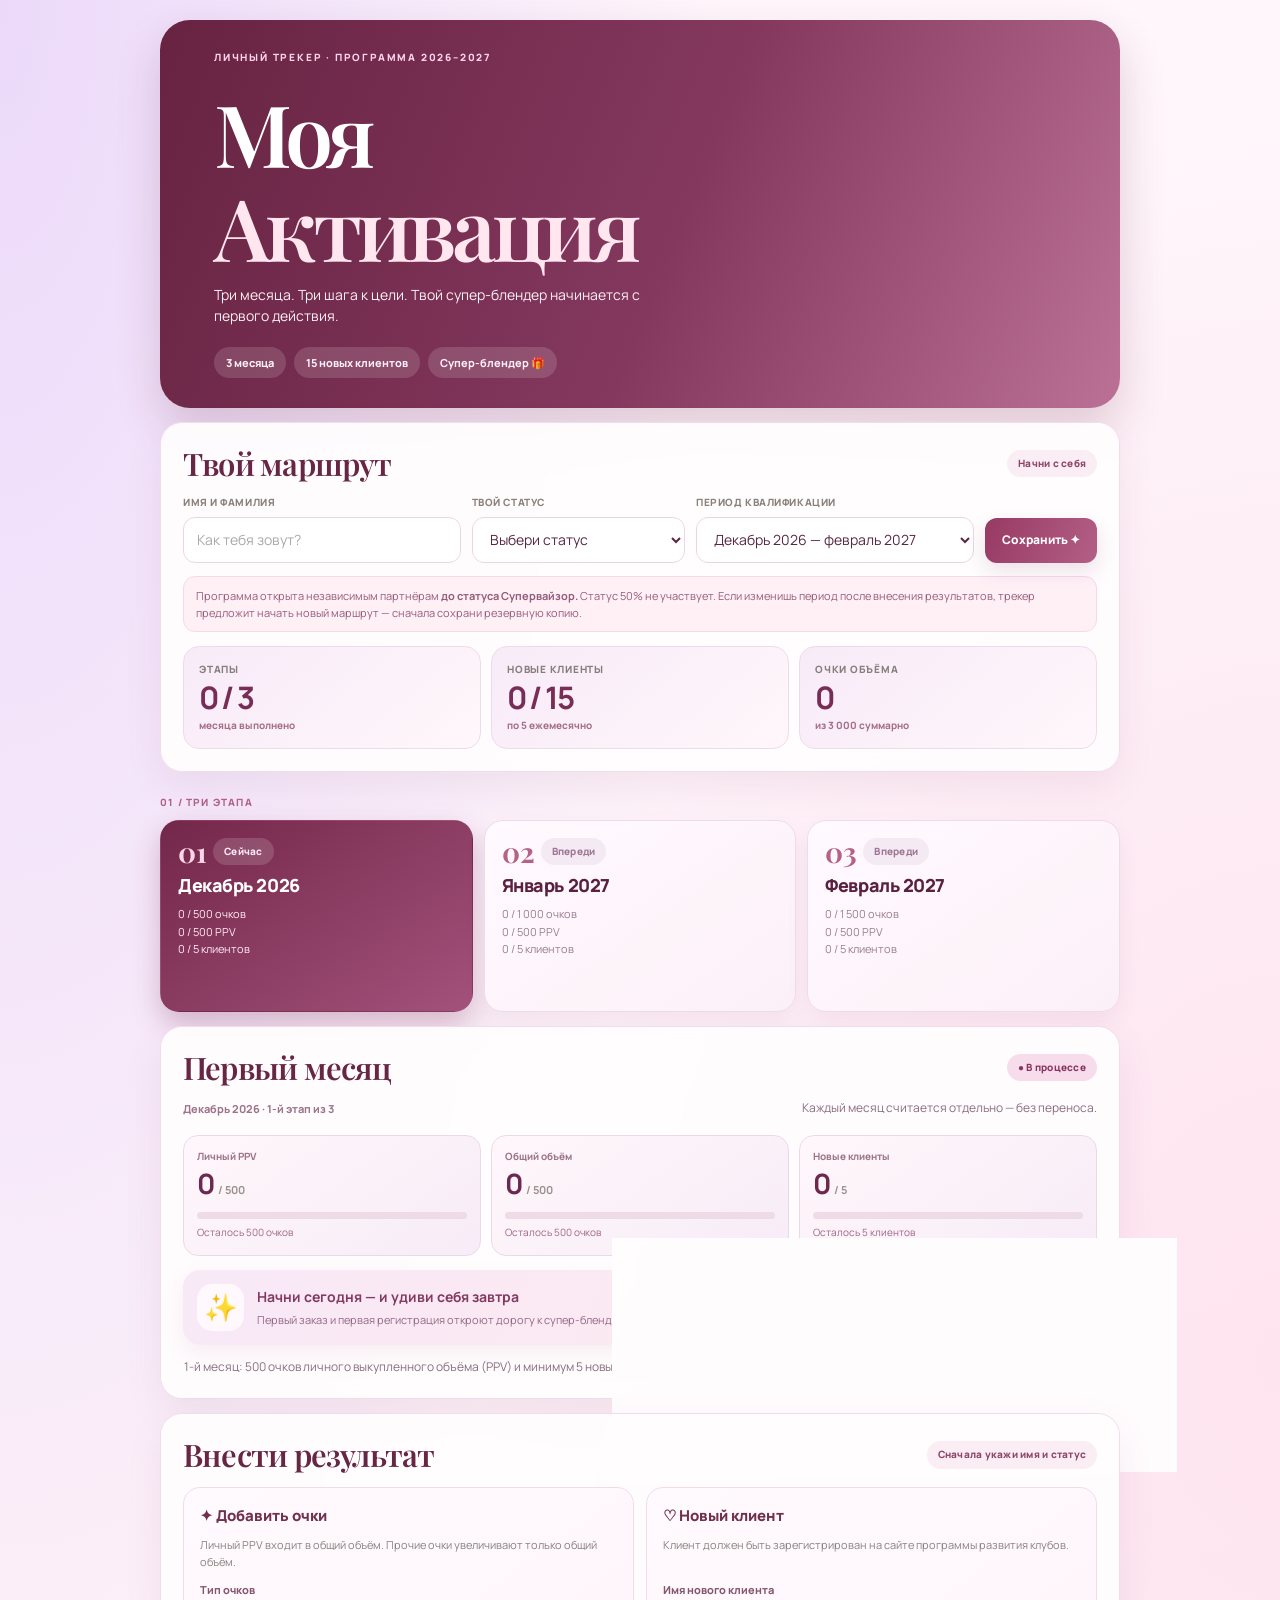
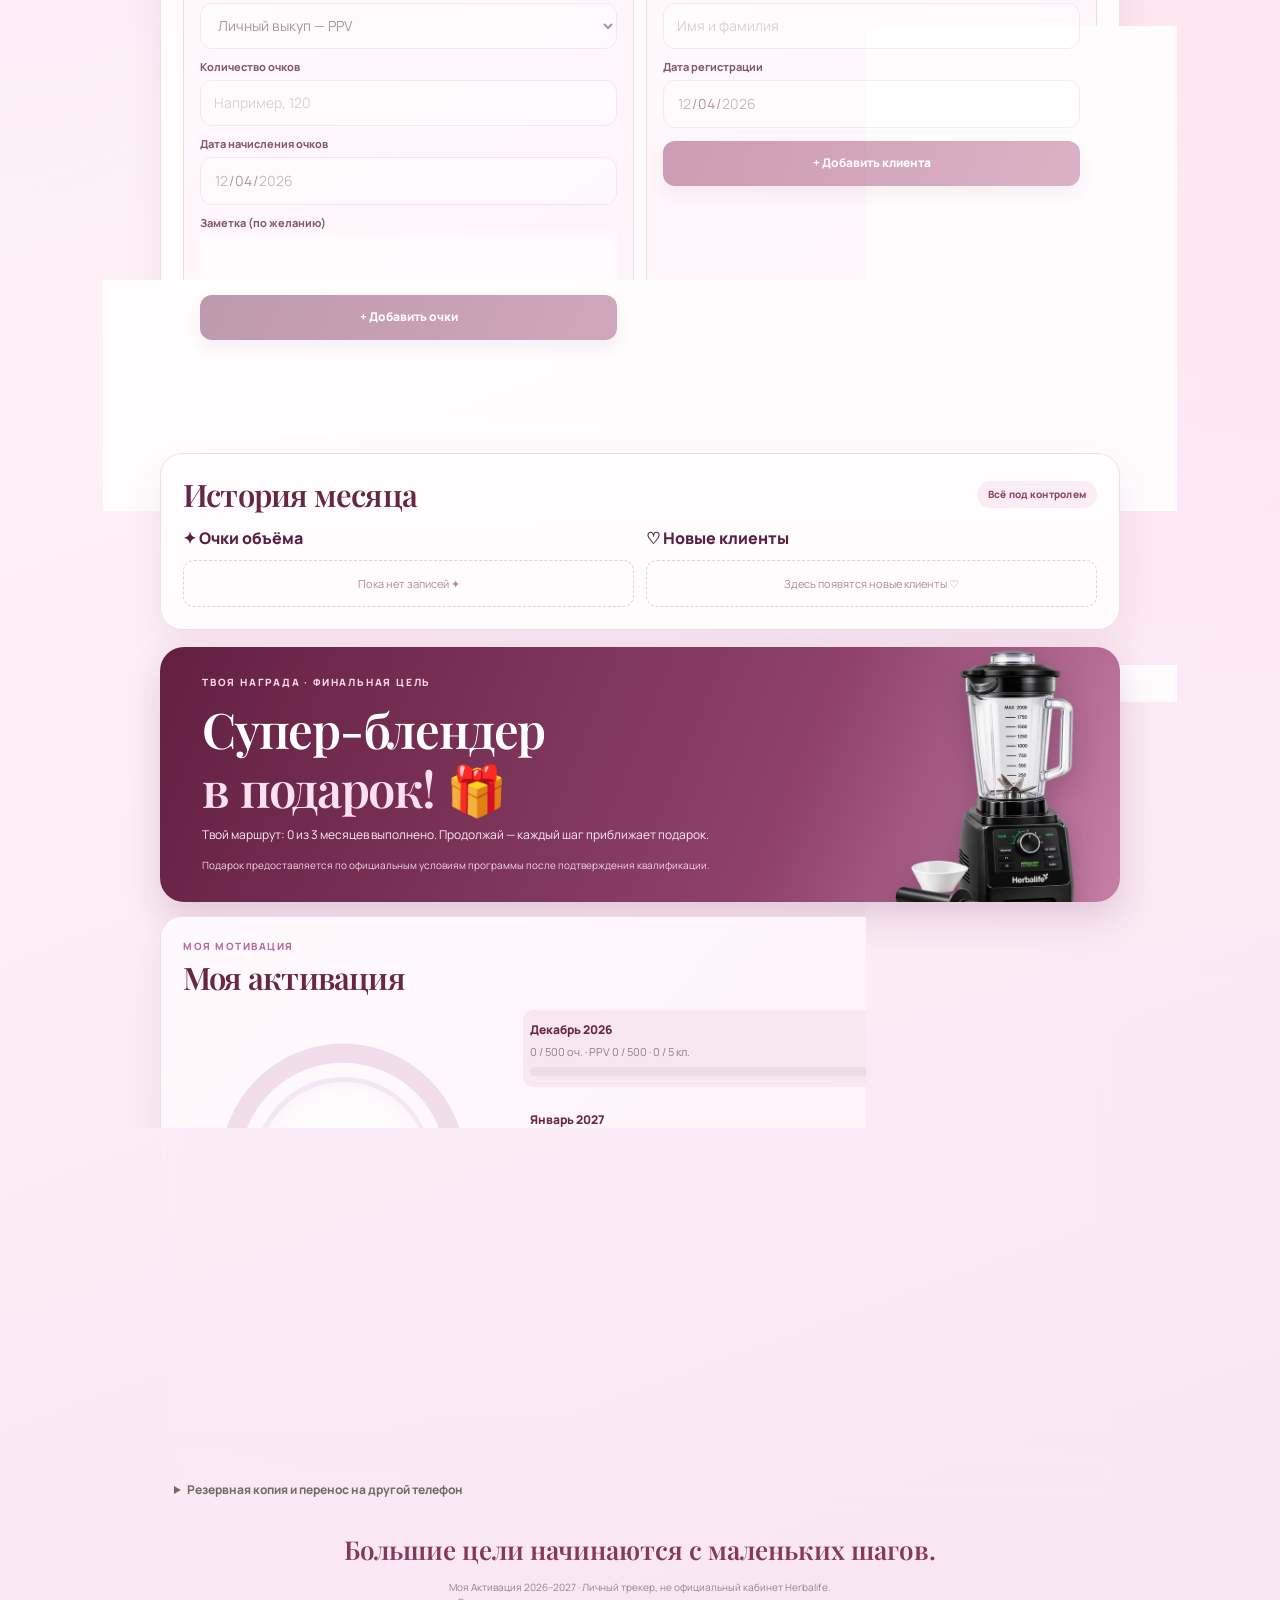
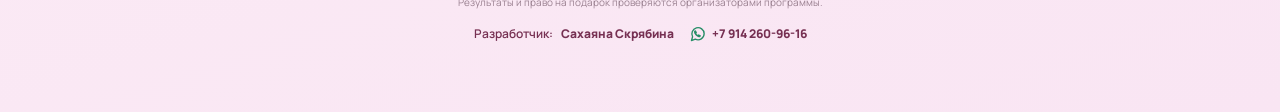
<file: aktivatsiya/index.html>
<!doctype html>
<html lang="ru">
<head>
<meta charset="utf-8">
<meta name="viewport" content="width=device-width,initial-scale=1,viewport-fit=cover">
<meta name="theme-color" content="#651332">
<meta name="apple-mobile-web-app-capable" content="yes">
<meta name="apple-mobile-web-app-title" content="Активация">
<title>Активация — трекер к супер-блендеру</title>
<meta name="description" content="Личный трекер программы Активация — продление: очки PPV, общий объём, 5 новых клиентов ежемесячно и путь к супер-блендеру.">
<link rel="preconnect" href="https://fonts.googleapis.com"><link rel="preconnect" href="https://fonts.gstatic.com" crossorigin>
<link href="https://fonts.googleapis.com/css2?family=Manrope:wght@400;500;600;700;800&family=Playfair+Display:wght@500;600;700&display=swap" rel="stylesheet">
<style>
:root{--ink:#17263b;--navy:#223752;--gold:#ae8250;--lightgold:#dfc19b;--cream:#faf7f2;--ivory:#fffdfa;--line:#e8e1d7;--muted:#7b7f88;--blue:#718aaa;--shadow:0 16px 35px #1e284018}
*{box-sizing:border-box}html{scroll-behavior:smooth}body{margin:0;background:radial-gradient(ellipse at 15% 2%,#ece7e1 0,transparent 40%),linear-gradient(160deg,#f7f4ef 0%,#fff 54%,#f5eee6 100%);color:var(--ink);font:14px/1.55 "Manrope",-apple-system,BlinkMacSystemFont,Arial,sans-serif}
button,input,select{font:inherit}button{cursor:pointer}button:disabled,input:disabled,select:disabled{cursor:not-allowed;opacity:.48}
button:focus-visible,input:focus-visible,select:focus-visible{outline:3px solid #d5ad75;outline-offset:3px}
.wrap{width:min(100% - 28px,960px);margin:auto;padding:20px 0 max(50px,env(safe-area-inset-bottom))}
.hero{position:relative;overflow:hidden;min-height:284px;padding:30px clamp(22px,5vw,54px);border-radius:30px;background:linear-gradient(125deg,#17263b,#33465d 64%,#6a6370);color:#fff;box-shadow:0 20px 45px #17263b28}
.hero:before{content:"";position:absolute;right:-100px;top:-165px;border:1px solid #e8c89851;border-radius:50%;width:495px;height:495px;box-shadow:0 0 0 64px #dfc19b13,0 0 0 125px #dfc19b09}
.hero:after{content:"";position:absolute;width:220px;height:220px;right:65px;bottom:-166px;filter:blur(58px);background:#e4b67c7c}
.eyebrow{position:relative;z-index:1;letter-spacing:.18em;font-size:10px;color:#e4cfb1;font-weight:800;text-transform:uppercase}
.hero h1{position:relative;z-index:1;font:600 clamp(47px,10vw,86px)/1.1 "Playfair Display",Georgia,serif;letter-spacing:-.055em;margin:20px 0 9px}
.hero h1 em{font-style:normal;color:#e3c59e}
.hero p{position:relative;z-index:1;font-size:14px;max-width:450px;color:#e6e8eb;margin:7px 0 20px}
.hero-tags{position:relative;z-index:1;display:flex;flex-wrap:wrap;gap:8px}.hero-tags span{border:1px solid #fff3;color:#f1e9de;border-radius:99px;padding:7px 12px;font-size:11px;font-weight:750;background:#ffffff13}
.hero-draw{position:absolute;right:18px;top:36px;width:min(37%,290px);height:240px;opacity:.9;z-index:0;filter:drop-shadow(0 15px 15px #0004)}
.card{background:#fffefa;border:1px solid #eee8df;border-radius:22px;box-shadow:var(--shadow)}
section.card{margin-top:14px;padding:22px}.heading{display:flex;justify-content:space-between;align-items:center;gap:10px;flex-wrap:wrap;margin-bottom:13px}
h2{font:600 clamp(23px,4.8vw,31px)/1.2 "Playfair Display",Georgia,serif;letter-spacing:-.025em;margin:0}
h3{font-size:16px;font-weight:800;margin:0 0 9px}p{margin:0 0 9px}.sub{font-size:12px;color:var(--muted)}
.chip{display:inline-flex;align-items:center;gap:5px;background:#f4f0eb;border:1px solid #eee3d6;border-radius:999px;padding:6px 11px;color:#7e664d;font-size:10px;font-weight:800;letter-spacing:.025em}
.chip.live{background:#ecf5ed;color:#357653;border-color:#cee8d3}.chip.locked{background:#f7f5f2;color:#8b8380}
.profile{display:grid;grid-template-columns:1.3fr 1fr 1.3fr auto;gap:11px;align-items:end}
.field{display:block;min-width:0}.field>span{display:block;font-size:10px;letter-spacing:.055em;text-transform:uppercase;color:#8a817a;font-weight:800;margin:0 0 6px}
input,select{width:100%;min-width:0;min-height:46px;border:1px solid #e5dcd2;background:#fff;color:var(--ink);padding:11px 13px;border-radius:12px;outline-offset:2px}
input::placeholder{color:#aca9a8}
.btn{border:0;border-radius:12px;background:var(--navy);color:white;min-height:45px;padding:12px 17px;font-weight:850;font-size:12px;display:inline-flex;align-items:center;justify-content:center;gap:7px;box-shadow:0 8px 19px #182b412c}
.btn.gold{background:linear-gradient(125deg,#b88c57,#947045)}.btn.ghost{background:#f7f4f0;color:#35485e;box-shadow:none;border:1px solid #e4ddd3}.btn:active{transform:translateY(1px)}
.notice{font-size:11px;color:#9e7544;background:#fbf5ed;border:1px solid #f0e0cb;padding:10px 12px;margin-top:13px;border-radius:12px}
.split{display:grid;grid-template-columns:1fr 1fr;gap:12px}
.summary{display:grid;grid-template-columns:repeat(3,1fr);gap:10px;margin-top:14px}
.metric{padding:15px;border-radius:16px;background:linear-gradient(145deg,#f7f4ef,#fff);border:1px solid #eee7dd}
.metric small{display:block;color:#857f79;font-size:10px;text-transform:uppercase;font-weight:850;letter-spacing:.075em}
.metric strong{display:block;font:700 31px/1.3 "Manrope",Arial,sans-serif;letter-spacing:-.06em;color:var(--navy)}
.metric .under{color:#a08465;font-size:10px;font-weight:750}
.section-label{display:flex;align-items:center;gap:11px;text-transform:uppercase;letter-spacing:.17em;font-size:10px;font-weight:850;color:var(--gold);margin:23px 0 9px}
.section-label:after{content:"";height:1px;flex:1;background:#e9dfd2}
.months{display:grid;grid-template-columns:repeat(3,minmax(0,1fr));gap:11px}
.month{cursor:pointer;text-align:left;display:flex;flex-direction:column;gap:9px;padding:17px;border-radius:19px;border:1px solid #e8e0d6;background:#fffefa;min-height:192px;color:var(--ink);transition:all .18s}
.month.active{background:linear-gradient(150deg,#253852,#344b66);color:#fff;border-color:#334962;box-shadow:0 13px 27px #22375240}
.month .top{display:flex;justify-content:space-between;align-items:center;gap:6px}
.num{font:700 28px/1 "Playfair Display",Georgia,serif;color:#b18b5c}.month.active .num{color:#ebca9b}
.month-name{font-size:18px;line-height:1.2;font-weight:850;letter-spacing:-.045em}
.month .targets{font-size:11px;color:#7e8187;line-height:1.6}.month.active .targets{color:#e0e4e7}
.month .bar,.bar{height:7px;overflow:hidden;background:#ebe4da;border-radius:999px}.month.active .bar{background:#ffffff30}
.bar i{display:block;height:100%;width:0;background:linear-gradient(90deg,#bf9560,#e8cb9e);border-radius:inherit;transition:width .4s}
.month .bar{margin-top:auto}
.stage-info{display:flex;justify-content:space-between;gap:15px;align-items:center;flex-wrap:wrap}
.stage-info .date{font-weight:750;color:#8b837a;font-size:11px}
.stage-info .note{font-size:12px;color:#777e88}
.targets-board{display:grid;grid-template-columns:repeat(3,1fr);gap:10px;margin-top:18px}
.target-box{border:1px solid #eae3da;background:#f9f7f3;border-radius:15px;padding:13px;min-width:0}
.target-box small{display:block;color:#827e7a;font-size:10px;font-weight:750}
.target-box b{display:block;letter-spacing:-.055em;font-size:clamp(19px,4.5vw,28px);line-height:1.35}
.target-box b span{font-size:11px;color:#99928c;letter-spacing:0}
.target-box .bar{margin:9px 0 6px}.target-box .remaining{font-size:10px;color:#92764f;min-height:17px}
.motivation{display:flex;gap:13px;align-items:center;border:1px solid #eedfc8;border-radius:17px;padding:14px;background:linear-gradient(120deg,#f8f0e5,#fff9f0);margin-top:14px}
.motivation .emoji{font-size:27px;display:grid;place-items:center;flex:none;width:47px;height:47px;border:1px solid #e9d8bd;border-radius:15px;background:#fff}
.motivation b{font-size:14px;color:#7e5e3f}.motivation p{margin:3px 0 0;font-size:11px;color:#8c765d}
.forms{display:grid;grid-template-columns:1fr 1fr;gap:12px}
.entry{border:1px solid #e9e2d9;background:#fdfbf8;padding:16px;border-radius:17px}
.entry h3{font-size:15px}.entry .hint{font-size:11px;color:#87827f;min-height:36px}
.entry label{display:block;margin-top:9px}.entry label>span{display:block;font-size:11px;font-weight:750;color:#696c72;margin-bottom:5px}
.entry .btn{width:100%;margin-top:13px}
.entry .horizontal{display:flex;gap:7px}.entry .horizontal>*{flex:1;min-width:0}
.records{display:grid;grid-template-columns:1fr 1fr;gap:12px}
.record{padding:9px 10px;border:1px solid #e9e6e1;border-radius:10px;background:#fdfbf9;display:flex;align-items:center;justify-content:space-between;margin-bottom:7px;gap:8px}
.record b{display:block;font-size:11px}.record small{color:#9d958d;font-size:10px}
.record button{width:30px;height:30px;border:1px solid #e8deda;color:#a16b62;background:white;border-radius:9px;flex:none}
.record-actions{display:flex;gap:5px;flex:none}.record-actions button{min-width:30px}.empty{padding:14px;border-radius:11px;border:1px dashed #ded3c7;color:#9b9186;text-align:center;font-size:11px}
.gift{margin-top:17px;min-height:235px;position:relative;overflow:hidden;color:#fff;border-radius:24px;background:radial-gradient(circle at 85% 35%,#6e6a73 0,transparent 40%),linear-gradient(125deg,#22324a,#17253a 70%);display:flex;align-items:center;padding:25px clamp(20px,5vw,42px)}
.gift:before{content:"";position:absolute;right:-110px;top:-110px;width:350px;height:350px;border-radius:50%;border:1px solid #eacb9966;box-shadow:0 0 0 50px #fff1,0 0 0 100px #fff1}
.gift-content{position:relative;z-index:2;max-width:65%}
.gift .eyebrow{color:#d8b684}.gift h2{color:#fff;font-size:clamp(27px,6vw,49px);margin:9px 0}.gift em{font-style:normal;color:#e7c99d}
.gift p{font-size:12px;color:#e7e7eb}
.gift .tiny{font-size:10px;color:#d7c1a5;margin-top:13px}
.gift .product{position:absolute;right:7%;top:17px;width:190px;height:200px;filter:drop-shadow(0 12px 12px #0006)}
.share-buttons{display:flex;flex-wrap:wrap;gap:8px}
.details{border-top:1px solid #eee4da;margin-top:14px;padding-top:14px}
.details summary{font-weight:750;font-size:12px;color:#716b65;cursor:pointer}
.backup{display:flex;flex-wrap:wrap;gap:9px;margin:13px 0}
.footer{text-align:center;color:#89847f;font-size:10px;padding:24px 5px}.footer a{color:#9a754e}
.toast{position:fixed;z-index:999;bottom:calc(22px + env(safe-area-inset-bottom));left:50%;transform:translateX(-50%);background:#223752;color:white;max-width:calc(100vw - 28px);border:1px solid #d9ba8b77;border-radius:13px;padding:12px 18px;box-shadow:0 14px 25px #17263b4c;font-size:12px;font-weight:750;display:none;text-align:center}
.hidden{display:none!important}
@media(max-width:720px){.hero-draw{right:-32px;opacity:.35}.hero p{max-width:92%}.profile{grid-template-columns:1fr 1fr}.profile .field:first-child{grid-column:1/-1}.profile .btn{grid-column:1/-1}.summary{gap:6px}.metric{padding:12px}.metric strong{font-size:26px}.months{gap:7px}.month{min-height:165px;padding:12px 9px}.month-name{font-size:14px}.month .targets{font-size:10px}.num{font-size:24px}.target-box{padding:10px}.gift .product{right:0;opacity:.75}.gift-content{max-width:75%}}
@media(max-width:480px){.wrap{width:min(100% - 18px,960px);padding-top:9px}.hero{border-radius:23px;padding:29px 20px;min-height:280px}.hero h1{font-size:57px;margin-top:18px}.hero-tags span{padding:6px 9px;font-size:9px}section.card{padding:17px 13px}.profile{grid-template-columns:1fr}.profile .field:first-child,.profile .btn{grid-column:auto}.summary .metric strong{font-size:22px}.metric small{font-size:9px}.month{min-height:177px}.month-name{font-size:13px;overflow-wrap:anywhere}.targets-board{gap:6px}.target-box{padding:10px 7px}.target-box b{font-size:20px}.target-box small{font-size:9px}.target-box .remaining{font-size:9px}.forms,.records{grid-template-columns:1fr}.entry .hint{min-height:0}.gift{padding:21px 17px;min-height:235px}.gift-content{max-width:77%}.gift .product{width:140px;height:178px;right:-19px;top:25px;opacity:.53}.gift p{font-size:11px}}
@media(prefers-reduced-motion:reduce){*,*:before,*:after{animation:none!important;transition:none!important}}

:root{--ink:#59213f;--navy:#6a2b50;--gold:#b66083;--lightgold:#eec0d7;--cream:#fff5fa;--ivory:#fffaff;--line:#eddce8;--muted:#8c7084;--blue:#9d72a2;--shadow:0 13px 34px #73395815}
html{background:#fff6fa}body{background:radial-gradient(ellipse at 0 0,#ecd9fa 0,transparent 40%),radial-gradient(ellipse at 100% 41%,#ffdeebaa 0,transparent 45%),linear-gradient(160deg,#fff8fc,#fdf0f7 55%,#f9e5f3);color:var(--ink)}
.hero{background:linear-gradient(112deg,#672341 0%,#84385e 54%,#bb7096 100%);box-shadow:0 20px 45px #67234132;border:0}
.hero:before,.hero:after,.gift:before,.section-label:after,.hero-draw{display:none!important}
.hero .eyebrow,.gift .eyebrow{color:#ffd5e8}.hero h1 em{color:#ffe6ef}.hero p{color:#fff0f6}.hero-tags span{background:#ffffff24;border:0;color:#fff1f7}
.card{background:#fffdfef0;border:1px solid #f1ddea;box-shadow:0 15px 38px #75355314}section.card{backdrop-filter:blur(8px)}
h2,.section-title{color:#672744}.sub,.stage-info .note{color:#896d81}
.chip{color:#8d4669;background:#fbedf4;border:0}.chip:empty{display:none}.chip.live{background:#f7ddec;color:#8a3561;border:0}.chip.locked{background:#f3eaf4;color:#9f7694;border:0}
input,select{border:1px solid #edd4e3;background:#fff;color:#582742}input:focus,select:focus{border-color:#bd77a2}
input:focus-visible,button:focus-visible,select:focus-visible{outline-color:#ca78a4}
.btn{background:linear-gradient(110deg,#782c53,#9d4870);box-shadow:0 8px 19px #853a6426}.btn.gold{background:linear-gradient(110deg,#973a64,#b35f85)}.btn.ghost{background:#fbf1f8;color:#713253;border:1px solid #efdbeb;box-shadow:none}
.notice{color:#965c7c;background:#fff0f6;border-color:#f4d9e9}
.metric{background:linear-gradient(140deg,#f7ebf8,#fff7fb);border:1px solid #efdaea}.metric strong{color:#792d56}.metric .under{color:#a76d8a}
.section-label{color:#b2638b;letter-spacing:.12em}
.month{background:linear-gradient(145deg,#fffaff,#fcf0f7);border-color:#eedde8;box-shadow:0 9px 21px #853a6412}.month.active{background:linear-gradient(145deg,#732749,#a3527b);color:#fff;border-color:transparent;box-shadow:0 12px 28px #7e315a4c}.month.active .chip{background:#ffffff26;color:#ffe9f5}.month-name{letter-spacing:-.025em}.month .targets{color:#9a7d91}.month.active .targets{color:#ffecf4}.num{color:#b66187}.month.active .num{color:#ffd5e8}
.bar,.month .bar{background:#eddce6}.month.active .bar{background:#ffffff47}.bar i{background:linear-gradient(90deg,#a94f80,#e4a5c9)}
.stage-info .date,.target-box small{color:#9d758b}.target-box{background:linear-gradient(145deg,#fff7fb,#f7ecf7);border-color:#ecd8e6}.target-box b{color:#6c284f}.target-box .remaining{color:#9f6486}
.motivation{background:linear-gradient(115deg,#f8e9f7,#ffe9ed);border:0;box-shadow:0 8px 21px #b05e7a19}.motivation .emoji{background:#fff8fc;border:0}.motivation b{color:#833a62}.motivation p{color:#936884}
.entry{background:linear-gradient(145deg,#fffafd,#fff3fa);border-color:#f0dce9}.entry h3{color:#713050}.entry label>span{color:#84576e}
.record{background:#fff7fb;border:1px solid #f3e1ec}.record button{color:#aa608b;border-color:#efdce7;background:#fff}.empty{border:1px dashed #e8cbdc;color:#b1869e}
.gift{background:linear-gradient(112deg,#632041 0%,#8e426a 65%,#c680a7 100%);box-shadow:0 15px 35px #7430562f}.gift h2{color:#fff}.gift em{color:#ffe0f0}.gift p{color:#ffedf6}.gift .tiny{color:#f5d6e7}
.gift .product{position:absolute;width:230px;height:230px;object-fit:contain;right:2%;top:4px;opacity:1;filter:drop-shadow(0 18px 19px #2c061c7b)}.gift-content{max-width:65%}
.details{border-top:0;padding-top:15px}
.footer{padding:28px 5px 18px;color:#946981}.footer .poem-footer{font:600 clamp(20px,4vw,26px)/1.3 "Playfair Display",Georgia,serif;color:#873759;margin-bottom:13px}.legal-note{font-size:10px;color:#9a8090}
.developer{display:flex;justify-content:center;align-items:center;flex-wrap:wrap;gap:5px 8px;margin-top:14px;font-size:12px;color:#763052;font-weight:600}.developer strong{font-weight:800}.wa-contact{display:inline-flex;align-items:center;gap:5px;margin-left:7px;color:#268e67}
.wa-contact a{font-size:12px;font-weight:800;color:#763052;text-decoration:none;border:0!important;padding:0!important;background:transparent!important}.wa-contact a:hover{text-decoration:underline}
.toast{background:#742a51;color:#fff;border:0}
@media(max-width:720px){.gift .product{width:190px;height:210px;right:-3px;top:14px}.gift-content{max-width:68%}}
@media(max-width:480px){.wrap{width:min(100% - 18px,960px)}.hero{min-height:260px;padding:28px 21px}.hero h1{font-size:clamp(47px,12.5vw,61px)}.hero p{font-size:12px}.card{box-shadow:0 10px 25px #7b345512}.month{min-height:170px}.gift{min-height:220px}.gift-content{max-width:78%}.gift .product{width:148px;height:170px;top:30px;right:-14px;opacity:.92}.developer{gap:5px}.wa-contact{margin-left:3px}}


/* Живой круговой индикатор: общий путь + выбранный месяц */
.progress-panel{background:linear-gradient(148deg,#fffafe,#fff7fc 62%,#f9edf8)!important;overflow:hidden}
.progress-kicker{font-size:10px;font-weight:900;letter-spacing:.15em;color:#b96d97;margin-bottom:5px}
.progress-layout{display:grid;grid-template-columns:minmax(220px,290px) minmax(0,1fr);gap:20px;align-items:center}
.progress-state{display:inline-flex;align-items:center;font-size:11px;font-weight:850;color:#803b62;padding:8px 11px;border-radius:99px;background:#fae6f3}
.progress-circle-wrap{display:flex;flex-direction:column;align-items:center;gap:6px}
.progress-circle{position:relative;width:min(100%,258px);aspect-ratio:1/1;display:grid;place-items:center}
.progress-circle svg{width:100%;height:100%;overflow:visible}
#progressOverallArc,#progressMonthArc{transition:stroke-dashoffset .95s cubic-bezier(.2,.75,.2,1);will-change:stroke-dashoffset}
.progress-center{position:absolute;inset:20%;display:flex;flex-direction:column;justify-content:center;align-items:center;text-align:center;border-radius:50%;background:radial-gradient(circle,#fff 0,#fff8fc 100%);box-shadow:inset 0 0 16px #c684b515}
.progress-center strong{font-size:clamp(28px,5vw,39px);font-weight:900;letter-spacing:-.065em;line-height:1.15;color:#752d54;font-variant-numeric:tabular-nums}
.progress-center span{font-size:10px;color:#966c86;font-weight:700;margin-top:3px}
.progress-center small{margin-top:7px;font-size:10px;color:#9a4f82;font-weight:850}
.progress-legend{display:flex;justify-content:center;gap:12px;flex-wrap:wrap;font-size:10px;color:#82637b;font-weight:750}
.progress-legend span{display:inline-flex;align-items:center;gap:5px}
.progress-legend i{width:10px;height:10px;border-radius:99px;display:inline-block}
.legend-rose{background:#a83f76}.legend-lavender{background:#c58bc5}
.progress-breakdown{min-width:0}
.progress-spotlight{background:linear-gradient(120deg,#f9e9f4,#f7eafb);border-radius:17px;padding:15px 16px;margin-bottom:13px}
.progress-spotlight>span{display:block;text-transform:uppercase;color:#a7658a;letter-spacing:.08em;font-size:9px;font-weight:850}
.progress-spotlight strong{display:block;font-size:15px;line-height:1.45;margin-top:6px;color:#793354}
.progress-timeline{display:flex;flex-direction:column;gap:13px}
.progress-stage{width:100%;border:1px solid #f0e1ec;background:#fffafb;border-radius:12px;padding:11px 13px;text-align:left;color:#783b60;box-shadow:none;cursor:pointer;transition:border-color .22s,background .22s}
.progress-stage:hover,.progress-stage:focus-visible{border-color:#c98cac}
.progress-stage.active{background:#f9edf5;border-color:#c990b1}
.progress-stage-top{display:flex;justify-content:space-between;align-items:center;gap:8px;font-size:12px;font-weight:850}
.progress-stage-percent{font-variant-numeric:tabular-nums;font-size:12px;color:#98517a;white-space:nowrap}
.progress-stage-bar{margin-top:10px;height:8px;border-radius:99px;background:#eedce9;overflow:hidden}
.progress-stage-fill{display:block;height:100%;width:0;border-radius:99px;background:linear-gradient(90deg,#d98bac,#8e3c6d);transition:width .85s cubic-bezier(.2,.75,.2,1)}
.progress-stage.done .progress-stage-percent{color:#6d8f61}
.progress-explain{font-size:10px;line-height:1.7;color:#987c90;margin:12px 3px 0}
@media(max-width:720px){.progress-layout{grid-template-columns:210px minmax(0,1fr);gap:12px}.progress-circle{width:210px}.progress-center strong{font-size:30px}.progress-spotlight{padding:13px}.progress-spotlight strong{font-size:13px}}
@media(max-width:580px){.progress-layout{grid-template-columns:1fr;gap:12px}.progress-circle{width:min(100%,260px)}.progress-center strong{font-size:36px}.progress-legend{gap:14px}.progress-timeline{gap:9px}.progress-breakdown{width:100%}.progress-spotlight strong{font-size:14px}.progress-stage{padding:11px 13px}}
@media(prefers-reduced-motion:reduce){#progressOverallArc,#progressMonthArc,.progress-stage-fill{transition:none!important}}
/* Чёткий векторный блендер вместо вырезанной картинки */
.gift .product{width:255px;height:280px;right:0;top:0;object-fit:contain;opacity:1;filter:drop-shadow(0 9px 10px #230d206b)}
.gift{min-height:255px}.gift-content{max-width:63%}
@media(max-width:720px){.gift .product{width:205px;height:245px;right:-3px;top:8px}.gift-content{max-width:69%}}
@media(max-width:480px){.gift{min-height:255px}.gift .product{width:175px;height:224px;right:-20px;top:16px;opacity:1}.gift-content{max-width:76%}.gift .tiny{font-size:9px}}


/* Мобильный подарок: текст и новый блендер не перекрывают друг друга */
@media(max-width:480px){
 .gift{min-height:305px;padding:22px 17px}
 .gift-content{position:relative;z-index:2;max-width:59%}
 .gift h2{font-size:clamp(22px,6.2vw,28px);line-height:1.16}
 .gift p{font-size:11px;line-height:1.4}
 .gift .tiny{font-size:9px;line-height:1.4}
 .gift .product{width:174px;height:218px;right:-13px;top:50px;z-index:1}
}


/* Фото нового Super Blender — не вырезка из старой афиши и не схематичный SVG */
.gift picture{display:contents}
.gift .product{object-fit:contain;object-position:center bottom;image-rendering:auto;filter:drop-shadow(0 10px 13px #260c2150)}
@media(max-width:480px){
 .gift{min-height:322px}
 .gift-content{max-width:59%}
 .gift .product{width:180px;height:268px;top:23px;right:-12px;opacity:1}
}


/* Мотивирующая панель в стиле утверждённого референса: круг слева, 3 месяца справа */
.progress-panel{background:linear-gradient(130deg,#fffafd 0%,#fef0f8 100%)!important}
.progress-layout{grid-template-columns:minmax(0,0.95fr) minmax(0,1.7fr);gap:20px}
.progress-circle{width:min(100%,282px)}
.progress-stage{border:0;background:transparent;box-shadow:none;padding:11px 7px;border-radius:10px}
.progress-stage.active{background:#f8e7f1;border:0}
.progress-stage.done .progress-stage-bar .progress-stage-fill{background:linear-gradient(90deg,#5f8c41,#7fb154)}
.progress-stage.done .progress-stage-percent{color:#4c8137}
.progress-stage-bar{height:9px;margin-top:7px}
.progress-stage-sub{color:#98798a;font-size:11px;line-height:1.45;margin-top:5px}
.progress-stage-top{color:#682846}
.progress-spotlight{margin-top:14px;margin-bottom:0;padding:9px 12px;background:#f6e6f2;border:0}
.progress-spotlight strong{font-size:12px;margin-top:0}
.progress-explain{font-size:10px;margin:10px 5px 0}
.tracker-shortcuts{display:grid;grid-template-columns:1fr 1fr;gap:10px;margin-top:18px}
.tracker-shortcut{width:100%;min-height:54px;font-size:12px;border-radius:15px}
.backup-card{box-shadow:none!important;border:0!important;background:transparent!important;padding:6px 14px!important;margin-top:6px!important}
.backup-card details{border:0}
.gift .product{object-fit:contain;object-position:center bottom;filter:drop-shadow(0 11px 13px #270b2340)}
@media(max-width:620px){
 .progress-layout{grid-template-columns:137px minmax(0,1fr);gap:6px;align-items:center}
 .progress-circle{width:141px}
 .progress-center strong{font-size:22px}
 .progress-center span{font-size:8px;margin-top:0}
 .progress-center small{font-size:8px;margin-top:3px}
 .progress-legend{font-size:8px;gap:4px;text-align:center;line-height:1.25}
 .progress-stage{padding:9px 7px}
 .progress-stage-top{font-size:10px;gap:4px}
 .progress-stage-sub{font-size:9px}
 .progress-stage-percent{font-size:10px}
 .progress-stage-bar{height:7px}
 .progress-spotlight{margin-top:10px;padding:8px}
 .progress-spotlight strong{font-size:10px}
 .tracker-shortcuts{gap:8px;margin-top:14px}
 .tracker-shortcut{font-size:11px;padding:11px 7px}
 .progress-panel .heading{margin-bottom:8px}
 .progress-panel .progress-state{font-size:10px;padding:6px 9px}
}
@media(max-width:375px){
 .progress-layout{grid-template-columns:113px minmax(0,1fr)}
 .progress-circle{width:118px}
 .progress-center strong{font-size:20px}
 .progress-stage-sub{font-size:8px}
 .progress-stage-top{font-size:9px}
}

</style>
<link rel="icon" type="image/png" sizes="512x512" href="./icon-activation-2026.png">
<link rel="apple-touch-icon" href="./icon-activation-2026.png">
<link rel="manifest" href="./manifest.webmanifest">
<meta name="application-name" content="Активация">
<meta name="msapplication-TileColor" content="#651332">
</head>
<body>
<main class="wrap">
<header class="hero">
 <div class="eyebrow">Личный трекер · Программа 2026–2027</div>
 <h1>Моя<br><em>Активация</em></h1>
 <p>Три месяца. Три шага к цели. Твой супер-блендер начинается с первого действия.</p>
 <div class="hero-tags"><span>3 месяца</span><span>15 новых клиентов</span><span>Супер-блендер 🎁</span></div>
 
</header>
<section class="card">
 <div class="heading"><h2>Твой маршрут</h2><span class="chip">Начни с себя</span></div>
 <div class="profile">
  <label class="field"><span>Имя и фамилия</span><input id="who" maxlength="80" placeholder="Как тебя зовут?" autocomplete="name"></label>
  <label class="field"><span>Твой статус</span><select id="status"><option value="">Выбери статус</option><option value="25">НП · 25%</option><option value="35">Старший консультант · 35%</option><option value="42">Квалифицированный продюсер · 42%</option><option disabled>Супервайзор · 50% (не участвует)</option></select></label>
  <label class="field"><span>Период квалификации</span><select id="period">
   <option value="0">Июль — сентябрь 2026</option><option value="1">Август — октябрь 2026</option><option value="2">Сентябрь — ноябрь 2026</option><option value="3">Октябрь — декабрь 2026</option><option value="4">Ноябрь 2026 — январь 2027</option><option value="5">Декабрь 2026 — февраль 2027</option>
  </select></label>
  <button class="btn gold" type="button" id="saveProfile">Сохранить ✦</button>
 </div>
 <div class="notice">Программа открыта независимым партнёрам <b>до статуса Супервайзор.</b> Статус 50% не участвует. Если изменишь период после внесения результатов, трекер предложит начать новый маршрут — сначала сохрани резервную копию.</div>
 <div class="summary">
  <div class="metric"><small>Этапы</small><strong id="statStages">0 / 3</strong><div class="under">месяца выполнено</div></div>
  <div class="metric"><small>Новые клиенты</small><strong id="statClients">0 / 15</strong><div class="under">по 5 ежемесячно</div></div>
  <div class="metric"><small>Очки объёма</small><strong id="statPoints">0</strong><div class="under">из 3 000 суммарно</div></div>
 </div>
</section>
<div class="section-label">01 / Три этапа</div>
<div class="months" id="monthCards"></div>
<section class="card" id="stageSection">
 <div class="heading"><h2 id="stageTitle">Первый месяц</h2><span class="chip" id="stageChip">Впереди</span></div>
 <div class="stage-info"><span class="date" id="stageDate"></span><span class="note">Каждый месяц считается отдельно — без переноса.</span></div>
 <div class="targets-board">
  <div class="target-box"><small>Личный PPV</small><b id="ppvValue">0 <span>/ 500</span></b><div class="bar"><i id="ppvBar"></i></div><div class="remaining" id="ppvRemain">Осталось 500</div></div>
  <div class="target-box"><small>Общий объём</small><b id="totalValue">0 <span>/ 500</span></b><div class="bar"><i id="totalBar"></i></div><div class="remaining" id="totalRemain">Осталось 500</div></div>
  <div class="target-box"><small>Новые клиенты</small><b id="clientValue">0 <span>/ 5</span></b><div class="bar"><i id="clientBar"></i></div><div class="remaining" id="clientRemain">Осталось 5</div></div>
 </div>
 <div class="motivation"><div class="emoji" id="motEmoji">✨</div><div><b id="motTitle">Каждый шаг важен</b><p id="motText">Начни с первого действия!</p></div></div>
 <p class="sub" id="stageRule" style="margin:13px 1px 0"></p>
</section>
<section class="card" id="inputSection">
 <div class="heading"><h2>Внести результат</h2><span class="chip" id="editChip">Прошлые месяцы доступны</span></div>
 <div class="forms">
  <form class="entry" id="pointsForm">
   <h3>✦ Добавить очки</h3><p class="hint">Личный PPV входит в общий объём. Прочие очки увеличивают только общий объём.</p>
   <label><span>Тип очков</span><select id="pointType"><option value="ppv">Личный выкуп — PPV</option><option value="other">Другой объём — VP</option></select></label>
   <label><span>Количество очков</span><input id="amount" type="number" inputmode="decimal" min=".01" max="100000" step=".01" placeholder="Например, 120" required></label>
   <label><span>Дата начисления очков</span><input id="pointDate" type="date" required></label>
   <label><span>Заметка (по желанию)</span><input id="pointNote" maxlength="90" placeholder="Например, заказ клиента"></label>
   <button class="btn" type="submit">+ Добавить очки</button>
  </form>
  <form class="entry" id="clientsForm">
   <h3>♡ Новый клиент</h3><p class="hint">Клиент должен быть зарегистрирован на сайте программы развития клубов.</p>
   <label><span>Имя нового клиента</span><input id="clientName" maxlength="90" placeholder="Имя и фамилия" required></label>
   <label><span>Дата регистрации</span><input id="clientDate" type="date" required></label>
   <button class="btn gold" type="submit">+ Добавить клиента</button>
  </form>
 </div>
 <p class="sub" style="margin-top:13px">Личный PPV включает очки ваших личных привилегированных клиентов (MPCV).<br>Регистрация клиентов: <a href="https://www.prk.herbalife.ru/" target="_blank" rel="noopener noreferrer" style="color:#a07848;font-weight:800">www.prk.herbalife.ru ↗</a> · В каждом месяце нужно минимум 5 новых клиентов.</p>
</section>
<section class="card" id="historySection">
 <div class="heading"><h2>История месяца</h2><span class="chip">Всё под контролем</span></div>
 <div class="records"><div><h3>✦ Очки объёма</h3><div id="pointLog"></div></div><div><h3>♡ Новые клиенты</h3><div id="clientLog"></div></div></div>
</section>
<div class="gift" id="gift">
 <div class="gift-content"><div class="eyebrow">Твоя награда · Финальная цель</div><h2>Супер-блендер<br><em>в подарок!</em> 🎁</h2><p id="giftText">Пройди три месяца квалификации — и приблизься к подарку.</p><div class="tiny">Подарок предоставляется по официальным условиям программы после подтверждения квалификации.</div></div>
 <picture><source type="image/avif" srcset="./superblender-new.avif"><img class="product" src="./superblender-vector.svg" width="280" height="435" loading="lazy" decoding="async" alt="Реалистичный супер-блендер с прозрачной чашей и чёрным основанием"></picture>
</div>

<section class="card progress-panel" aria-labelledby="progressHeading">
 <div class="heading"><div><div class="progress-kicker">МОЯ МОТИВАЦИЯ</div><h2 id="progressHeading">Моя активация</h2></div><span class="progress-state" id="progressState">Начало пути ✨</span></div>
 <div class="progress-layout">
  <div class="progress-circle-wrap">
   <div class="progress-circle" role="progressbar" id="mainProgress" aria-label="Общий прогресс трёх месяцев" aria-valuemin="0" aria-valuemax="100" aria-valuenow="0">
    <svg viewBox="0 0 250 250" aria-hidden="true">
      <defs><linearGradient id="outerRingGradient" x1="0" y1="0" x2="1" y2="1"><stop stop-color="#d874a5"/><stop offset=".50" stop-color="#9f3c73"/><stop offset="1" stop-color="#6a2954"/></linearGradient><linearGradient id="innerRingGradient" x1="0" x2="1" y1="0" y2="1"><stop stop-color="#d4a6dd"/><stop offset="1" stop-color="#b777b7"/></linearGradient></defs>
      <circle cx="125" cy="125" r="100" fill="none" stroke="#f2deeb" stroke-width="17"/>
      <circle id="progressOverallArc" cx="125" cy="125" r="100" fill="none" stroke="url(#outerRingGradient)" stroke-width="17" stroke-linecap="round" stroke-dasharray="628.3185" stroke-dashoffset="628.3185" transform="rotate(-90 125 125)"/>
      <circle cx="125" cy="125" r="75" fill="none" stroke="#f4e7f3" stroke-width="8"/>
      <circle id="progressMonthArc" cx="125" cy="125" r="75" fill="none" stroke="url(#innerRingGradient)" stroke-width="8" stroke-linecap="round" stroke-dasharray="471.2389" stroke-dashoffset="471.2389" transform="rotate(-90 125 125)"/>
    </svg>
    <div class="progress-center"><strong id="progressPercent">0,00%</strong><span>общий результат</span><small id="progressCurrentMonth">1-й этап</small></div>
   </div>
   <div class="progress-legend"><span><i class="legend-rose"></i> Все 3 месяца</span><span><i class="legend-lavender"></i> Выбранный месяц</span></div>
  </div>
  <div class="progress-breakdown">
   <div class="progress-timeline" id="progressTimeline" aria-label="Выполнение каждого месяца"></div>
   <div class="progress-spotlight"><strong id="progressMotivation">Первый шаг к подарку начинается сегодня!</strong></div>
   <p class="progress-explain">Очки PPV, общий объём и новые клиенты заполняют шкалы автоматически. Каждый месяц учитывается отдельно.</p>
  </div>
 </div>
 <div class="tracker-shortcuts"><button type="button" class="btn gold tracker-shortcut" id="jumpAdd">＋ Добавить результат</button><button type="button" class="btn ghost tracker-shortcut" id="jumpHistory">▤ История записей</button></div>
</section>
<section class="card backup-card">
 <details class="details"><summary>Резервная копия и перенос на другой телефон</summary>
  <p class="sub" style="margin-top:10px">Результаты сохраняются на этом устройстве. Для переноса на другой телефон скачай копию и загрузи её.</p>
  <div class="backup"><button class="btn ghost" type="button" id="export">↓ Скачать мои данные</button><button class="btn ghost" type="button" id="importBtn">↑ Загрузить мои данные</button><input type="file" id="importFile" accept=".json,application/json" hidden></div>
 </details>
</section>
<footer class="footer">
 <div class="poem-footer">Большие цели начинаются с маленьких шагов.</div>
 <div class="legal-note">Моя Активация 2026–2027 · Личный трекер, не официальный кабинет Herbalife.<br>Результаты и право на подарок проверяются организаторами программы.</div>
 <div class="developer">Разработчик: <strong>Сахаяна Скрябина</strong><span class="wa-contact">
 <svg viewBox="0 0 24 24" width="18" height="18" fill="none" stroke="currentColor" stroke-width="1.8" stroke-linecap="round" stroke-linejoin="round" role="img" aria-label="WhatsApp"><path d="M20.2 11.5a8.2 8.2 0 0 1-11.8 7.4L3.3 20.7l1.5-5A8.2 8.2 0 1 1 20.2 11.5Z"/><path d="M8.4 7.8c-.4 0-.9.6-.9 1.5 0 2.4 3.3 5.7 5.7 6.2.9.2 1.8-.6 1.8-1.1l-2.1-1.1-1.1 1c-1.4-.7-2.4-1.7-3-3.1l.9-1.1Z"/></svg>
 <a href="https://wa.me/79142609616" target="_blank" rel="noopener noreferrer" aria-label="WhatsApp: +7 914 260-96-16">+7 914 260-96-16</a></span></div>
</footer>
</main><div class="toast" id="toast" role="status" aria-live="polite"></div>
<script>
(function(){
"use strict";
var STORE="my-aktivatsiya-herbalife-v1";
var $=function(id){return document.getElementById(id)};
var labels=["Январь","Февраль","Март","Апрель","Май","Июнь","Июль","Август","Сентябрь","Октябрь","Ноябрь","Декабрь"];
var maxTotal=[500,1000,1500], maxPpv=[500,500,500];
var initialCohort=Math.max(0,Math.min(5, (new Date().getFullYear()-2026)*12+new Date().getMonth()-6));
var blankStage=function(){return {points:[],clients:[]}};
var data={name:"",status:"",cohort:initialCohort,selected:0,stages:[blankStage(),blankStage(),blankStage()]};
try{var raw=JSON.parse(localStorage.getItem(STORE)||"null");if(raw&&Array.isArray(raw.stages)&&raw.stages.length===3){data.name=typeof raw.name==="string"?raw.name.slice(0,80):"";data.status=["25","35","42"].includes(raw.status)?raw.status:"";data.cohort=Number.isInteger(raw.cohort)?Math.max(0,Math.min(5,raw.cohort)):initialCohort;data.selected=Number.isInteger(raw.selected)?Math.max(0,Math.min(2,raw.selected)):0;data.stages=raw.stages.map(function(s){return {points:Array.isArray(s.points)?s.points.filter(function(p){return p&&Number.isFinite(+p.amount)&&+p.amount>0&&["ppv","other"].includes(p.type)}):[],clients:Array.isArray(s.clients)?s.clients.filter(function(c){return c&&typeof c.name==="string"}):[]}})}}catch(e){}
function save(){try{localStorage.setItem(STORE,JSON.stringify(data))}catch(e){toast("Не удалось сохранить данные: проверь память телефона")}}
function today(){var d=new Date();return d.getFullYear()+"-"+String(d.getMonth()+1).padStart(2,"0")+"-"+String(d.getDate()).padStart(2,"0")}
function monthDate(i){return new Date(2026,6+data.cohort+i,1)}
function monthId(i){var d=monthDate(i);return d.getFullYear()+"-"+String(d.getMonth()+1).padStart(2,"0")}
function thisMonth(){return today().slice(0,7)}
function isOpen(i){return monthId(i)===thisMonth()}
function isEditable(i){return monthId(i)<=thisMonth()}
function stageState(i){return isOpen(i)?"live":monthId(i)>thisMonth()?"future":"past"}
function dateBounds(i){var d=monthDate(i),last=new Date(d.getFullYear(),d.getMonth()+1,0).getDate();return {start:monthId(i)+"-01",end:monthId(i)+"-"+String(last).padStart(2,"0")}}
function stageMaxDate(i){var b=dateBounds(i);return b.end<=today()?b.end:today()}
function defaultStageDate(i){var b=dateBounds(i),end=stageMaxDate(i);return end>=b.start?end:b.start}
function validStageDate(s,i){var b=dateBounds(i);return /^\d{4}-\d{2}-\d{2}$/.test(s||"")&&s>=b.start&&s<=stageMaxDate(i)&&!isNaN(Date.parse(s+"T12:00:00"))}
function prettyMonth(i){var d=monthDate(i);return labels[d.getMonth()]+" "+d.getFullYear()}
function fmt(n){return new Intl.NumberFormat("ru-RU",{maximumFractionDigits:2}).format(Math.round(n*100)/100)}
function esc(s){return String(s==null?"":s).replace(/[&<>"']/g,function(c){return {"&":"&amp;","<":"&lt;",">":"&gt;",'"':"&quot;","'":"&#39;"}[c]})}
function total(i){return data.stages[i].points.reduce(function(a,p){return a+(+p.amount||0)},0)}
function ppv(i){return data.stages[i].points.reduce(function(a,p){return a+(p.type==="ppv"?(+p.amount||0):0)},0)}
function clients(i){return data.stages[i].clients.length}
function done(i){return total(i)+.0001>=maxTotal[i]&&ppv(i)+.0001>=maxPpv[i]&&clients(i)>=5}
function pct(n,max){return Math.min(100,Math.max(0,n/max*100))}

/* Три прозрачных критерия: объём + PPV + клиенты. В 1-м месяце общий объём равен PPV. */
function monthProgress(i){
 var personal=pct(ppv(i),500),client=pct(clients(i),5);
 if(i===0)return Math.min(100,personal*.60+client*.40);
 return Math.min(100,pct(total(i),maxTotal[i])*.40+personal*.25+client*.35);
}
function overallProgress(){return (monthProgress(0)+monthProgress(1)+monthProgress(2))/3}
function formatProgress(n){return new Intl.NumberFormat("ru-RU",{minimumFractionDigits:2,maximumFractionDigits:2}).format(Math.min(100,Math.max(0,n)))+"%"}
var animatedPercent=0,progressFrame=0;
function animateProgressNumber(target){
 if(progressFrame)cancelAnimationFrame(progressFrame);
 var initial=animatedPercent,started=performance.now(),duration=850;
 var reducedMotion=window.matchMedia&&window.matchMedia("(prefers-reduced-motion: reduce)").matches;
 if(reducedMotion){animatedPercent=target;$("progressPercent").textContent=formatProgress(target);return}
 function tick(now){
  var t=Math.min(1,(now-started)/duration),eased=1-Math.pow(1-t,3);
  animatedPercent=initial+(target-initial)*eased;
  $("progressPercent").textContent=formatProgress(animatedPercent);
  if(t<1)progressFrame=requestAnimationFrame(tick);
  else{progressFrame=0;animatedPercent=target;$("progressPercent").textContent=formatProgress(target)}
 }
 progressFrame=requestAnimationFrame(tick)
}
function updateProgressUI(){
 var overall=overallProgress(),selected=monthProgress(data.selected),doneCount=[0,1,2].filter(done).length;
 var outer=628.3185,inner=471.2389;
 $("progressOverallArc").style.strokeDashoffset=String(outer*(1-overall/100));
 $("progressMonthArc").style.strokeDashoffset=String(inner*(1-selected/100));
 $("mainProgress").setAttribute("aria-valuenow",String(Math.round(overall*100)/100));
 $("mainProgress").setAttribute("aria-valuetext",formatProgress(overall));
 $("progressCurrentMonth").textContent=(data.selected+1)+"-й этап: "+formatProgress(selected);
 animateProgressNumber(overall);
 $("progressState").textContent=overall>=100?"🏆 Все 3 этапа":doneCount?doneCount+" из 3 выполнено":"Твой старт ✨";
 $("progressMotivation").textContent=overall>=100?"Ты прошла весь путь! Отправь отчёт для подтверждения подарка.":overall>=75?"Финиш близко! Осталось совсем немного до мечты.":overall>=50?"Больше половины пути позади. Не сбавляй темп!":overall>=25?"Прогресс уже виден — продолжай двигаться к цели!":overall>0?"Смотри, как растёт результат с каждым действием!":"Твой первый заказ и новый клиент запустят движение к цели.";
 $("progressTimeline").innerHTML=[0,1,2].map(function(i){
  var percent=monthProgress(i),active=i===data.selected,status=done(i)?" done":"";
  return '<button class="progress-stage'+(active?" active":"")+status+'" type="button" data-progress-month="'+i+'" aria-label="'+prettyMonth(i)+', '+formatProgress(percent)+'"><div class="progress-stage-top"><span>'+prettyMonth(i)+'</span><span class="progress-stage-percent">'+formatProgress(percent)+(done(i)?' ✓':'')+'</span></div><div class="progress-stage-sub">'+fmt(total(i))+' / '+fmt(maxTotal[i])+' оч. · PPV '+fmt(ppv(i))+' / 500 · '+clients(i)+' / 5 кл.</div><div class="progress-stage-bar"><i class="progress-stage-fill" style="width:'+percent+'%"></i></div></button>'
 }).join("");
}
$("jumpAdd").addEventListener("click",function(){ $("inputSection").scrollIntoView({behavior:"smooth",block:"start"}); });
$("jumpHistory").addEventListener("click",function(){ $("historySection").scrollIntoView({behavior:"smooth",block:"start"}); });
$("progressTimeline").addEventListener("click",function(e){
 var b=e.target.closest("[data-progress-month]");if(!b)return;
 data.selected=Number(b.dataset.progressMonth);save();render();
 $("stageSection").scrollIntoView({behavior:"smooth",block:"start"});
});

function remain(n,max,unit){return n>=max?"Цель выполнена ✓":"Осталось "+fmt(Math.max(0,max-n))+" "+unit}
function gid(){return String(Date.now())+"-"+Math.random().toString(36).slice(2,10)}
var toastTimer;function toast(s){var el=$("toast");el.textContent=s;el.style.display="block";clearTimeout(toastTimer);toastTimer=setTimeout(function(){el.style.display="none"},3300)}
function render(){
 $("who").value=data.name;$("status").value=data.status;$("period").value=String(data.cohort);
 var dcount=[0,1,2].filter(done).length;
 $("statStages").textContent=dcount+" / 3";$("statClients").textContent=clients(0)+clients(1)+clients(2)+" / 15";$("statPoints").textContent=fmt(total(0)+total(1)+total(2));
 $("monthCards").innerHTML=[0,1,2].map(function(i){
 var state=stageState(i),badge=done(i)?"✓ Выполнено":state==="live"?"Сейчас":state==="future"?"Впереди":"";
 var percent=monthProgress(i);
 return '<button type="button" class="month'+(i===data.selected?' active':'')+'" data-month="'+i+'" aria-pressed="'+(i===data.selected)+'"><div class="top"><span class="num">0'+(i+1)+'</span><span class="chip '+(done(i)?"live":state==="live"?"live":"locked")+'">'+badge+'</span></div><div class="month-name">'+prettyMonth(i)+'</div><div class="targets">'+fmt(total(i))+' / '+fmt(maxTotal[i])+' очков<br>'+fmt(ppv(i))+' / 500 PPV<br>'+clients(i)+' / 5 клиентов</div><div class="bar"><i style="width:'+percent+'%"></i></div></button>'
 }).join("");
 var i=data.selected,t=total(i),p=ppv(i),c=clients(i),state=stageState(i),complete=done(i);
 $("stageTitle").textContent=["Первый месяц","Второй месяц","Третий месяц"][i];
 $("stageDate").textContent=prettyMonth(i)+" · "+(i+1)+"-й этап из 3";
 $("stageChip").textContent=complete?"✓ Выполнено":state==="live"?"● В процессе":state==="future"?"Впереди":"Архив";
 $("stageChip").className="chip "+(complete||state==="live"?"live":"locked");
 ["ppv","total","client"].forEach(function(k){
 var n=k==="ppv"?p:k==="total"?t:c;var goal=k==="ppv"?500:k==="total"?maxTotal[i]:5;
 $(k+"Value").innerHTML=fmt(n)+' <span>/ '+fmt(goal)+'</span>';$(k+"Bar").style.width=pct(n,goal)+"%";$(k+"Remain").textContent=remain(n,goal,k==="client"?"клиентов":"очков")
 });
 $("stageRule").textContent=i===0?"1-й месяц: 500 очков личного выкупленного объёма (PPV) и минимум 5 новых клиентов.":(i===1?"2-й месяц: 1 000 очков общего объёма, из них не менее 500 PPV, и минимум 5 новых клиентов.":"3-й месяц: 1 500 очков общего объёма, из них не менее 500 PPV, и минимум 5 новых клиентов.")+" Личный PPV входит в общий объём.";
 var title="",desc="",emoji="✨";
 var leftTotal=Math.max(0,maxTotal[i]-t),leftPpv=Math.max(0,500-p),leftC=Math.max(0,5-c);
 if(complete){title="Браво! Этот месяц выполнен!";desc="Все три показателя достигнуты. Ты заслуженно можешь гордиться собой.";emoji="🏆"}
 else if(state==="past"){title="Заполни результаты за "+prettyMonth(i);desc="Внеси очки и новых клиентов за этот месяц — увидишь весь путь к подарку.";emoji="💗"}
 else if(state==="future"){title="Готовься к новому этапу";desc="Впереди "+fmt(maxTotal[i])+" очков, минимум 500 PPV и 5 новых клиентов.";emoji="🗓️"}
 else if(t===0&&c===0){title="Начни сегодня — и удиви себя завтра";desc="Первый заказ и первая регистрация откроют дорогу к супер-блендеру.";emoji="✨"}
 else if(leftC===0){title="Все пять клиентов уже с тобой!";desc="Отличная работа. Осталось "+fmt(leftTotal)+" очков объёма и "+fmt(leftPpv)+" PPV.";emoji="🤍"}
 else if(leftPpv===0&&leftTotal===0){title="Очки собраны! Остался финальный штрих";desc="Зарегистрируй ещё "+leftC+" новых клиентов.";emoji="🥇"}
 else if(pct(t,maxTotal[i])>=50||c>=3){title="Ты уже на полпути!";desc="Осталось "+fmt(leftTotal)+" очков, "+fmt(leftPpv)+" PPV и "+leftC+" клиентов. Продолжай!";emoji="🌟"}
 else{title="Отличное начало!";desc="Каждая запись — это реальный шаг. Осталось "+fmt(leftTotal)+" очков и "+leftC+" клиентов.";emoji="👏"}
 $("motTitle").textContent=title;$("motText").textContent=desc;$("motEmoji").textContent=emoji;
 var allowed=isEditable(i)&&!!data.name&&!!data.status;
 ["pointsForm","clientsForm"].forEach(function(id){$(id).querySelectorAll("input,select,button").forEach(function(el){el.disabled=!allowed})});
 ["pointDate","clientDate"].forEach(function(id){var field=$(id),bounds=dateBounds(i);field.min=bounds.start;field.max=stageMaxDate(i);field.value=defaultStageDate(i);field.disabled=!allowed;});
 $("pointType").querySelector('option[value="other"]').disabled=i===0;
 if(i===0)$("pointType").value="ppv";
 $("editChip").textContent=allowed?"":state==="future"?"Впереди":"Сначала укажи имя и статус";
 var entries=[].concat(data.stages[i].points).reverse();
 $("pointLog").innerHTML=entries.length?entries.map(function(v){return '<div class="record"><div><b>'+esc(v.type==="ppv"?"PPV":"Объём")+' · +'+fmt(+v.amount)+'</b><small>'+esc(v.date||"")+(v.note?" · "+esc(v.note):"")+'</small></div>'+(isEditable(i)?'<div class="record-actions"><button type="button" data-edit-point="'+esc(v.id)+'" title="Изменить запись">✎</button><button type="button" data-rm-point="'+esc(v.id)+'" title="Удалить запись">×</button></div>':"")+'</div>'}).join(""):'<div class="empty">Пока нет записей ✦</div>';
 var people=[].concat(data.stages[i].clients).reverse();
 $("clientLog").innerHTML=people.length?people.map(function(v){return '<div class="record"><div><b>'+esc(v.name)+'</b><small>'+esc(v.date||"")+'</small></div>'+(isEditable(i)?'<div class="record-actions"><button type="button" data-edit-client="'+esc(v.id)+'" title="Изменить запись">✎</button><button type="button" data-rm-client="'+esc(v.id)+'" title="Удалить запись">×</button></div>':"")+'</div>'}).join(""):'<div class="empty">Здесь появятся новые клиенты ♡</div>';
 var all=[0,1,2].every(done);
 $("giftText").textContent=all?"Три этапа выполнены! Поздравляем! Отправь отчёт наставнику для подтверждения квалификации и подарка.":"Твой маршрут: "+dcount+" из 3 месяцев выполнено. Продолжай — каждый шаг приближает подарок.";
 updateProgressUI();
}
function cohortChanged(next){
 if(next===data.cohort)return true;
 var hasRecords=data.stages.some(function(s){return s.points.length||s.clients.length});
 if(hasRecords&&!confirm("Внимание! Смена периода начнёт новый трекер и очистит текущие записи. Сначала скачай резервную копию. Продолжить?"))return false;
 data.cohort=next;data.selected=0;data.stages=[blankStage(),blankStage(),blankStage()];return true
}
$("saveProfile").addEventListener("click",function(){
 var name=$("who").value.trim().replace(/\s+/g," ");var status=$("status").value;var period=Number($("period").value);
 if(name.length<2){toast("Введи своё имя и фамилию");$("who").focus();return}
 if(!["25","35","42"].includes(status)){toast("Выбери статус до 50%");$("status").focus();return}
 if(!cohortChanged(period)){$("period").value=String(data.cohort);return}
 data.name=name.slice(0,80);data.status=status;var active=[0,1,2].findIndex(isOpen);data.selected=active>=0?active:Math.min(2,Math.max(0,data.selected));save();render();toast("Маршрут сохранён. У тебя всё получится! ✨");
});
$("monthCards").addEventListener("click",function(e){var el=e.target.closest("[data-month]");if(!el)return;data.selected=Number(el.dataset.month);save();render();$("stageSection").scrollIntoView({behavior:"smooth",block:"start"})});
$("pointsForm").addEventListener("submit",function(e){
 e.preventDefault();var i=data.selected;if(!isEditable(i)||!data.name||!data.status){toast("Выбери прошедший или текущий месяц и сохрани профиль");return}
 var v=Number($("amount").value);var type=$("pointType").value;
 if(!Number.isFinite(v)||v<=0||v>100000){toast("Укажи положительное количество очков");return}
 if(type==="other"&&i===0){toast("В первом месяце учитывается только личный PPV");return}
 var entryDate=$("pointDate").value;
 if(!validStageDate(entryDate,i)){toast("Укажи дату в пределах выбранного месяца, не позже сегодня");return}
 var before=done(i);
 data.stages[i].points.push({id:gid(),amount:Math.round(v*100)/100,type:type,date:entryDate,note:$("pointNote").value.trim().slice(0,90)});
 save();render();$("amount").value="";$("pointNote").value="";
 toast(!before&&done(i)?"Ура! Месячный этап выполнен! 🏆":"Очки добавлены. Так держать! ✨")
});
$("clientsForm").addEventListener("submit",function(e){
 e.preventDefault();var i=data.selected;if(!isEditable(i)||!data.name||!data.status){toast("Выбери прошедший или текущий месяц и сохрани профиль");return}
 var name=$("clientName").value.trim().replace(/\s+/g," ");if(name.length<2){toast("Введите имя и фамилию клиента");return}
 var duplicates=data.stages.some(function(s){return s.clients.some(function(c){return c.name.trim().toLowerCase()===name.toLowerCase()})});
 if(duplicates){toast("Этот клиент уже записан в квалификационном периоде");return}
 var entryDate=$("clientDate").value;
 if(!validStageDate(entryDate,i)){toast("Укажи дату регистрации в выбранном месяце, не позже сегодня");return}
 var before=done(i);data.stages[i].clients.push({id:gid(),name:name.slice(0,90),date:entryDate});
 save();render();$("clientName").value="";toast(!before&&done(i)?"Месяц выполнен! 🏆":"Новый клиент добавлен! Продолжай 👏🏻")
});
function rm(e,kind,attr){
 var el=e.target.closest("["+attr+"]");if(!el||!isEditable(data.selected))return;
 if(!confirm("Удалить эту запись?"))return;var id=el.getAttribute(attr);
 data.stages[data.selected][kind]=data.stages[data.selected][kind].filter(function(p){return p.id!==id});save();render();toast("Запись удалена")
}
function editEntry(e,kind,attr){
 var el=e.target.closest("["+attr+"]"),i=data.selected;
 if(!el||!isEditable(i))return;
 var item=data.stages[i][kind].find(function(v){return String(v.id)===el.getAttribute(attr)});
 if(!item)return;
 if(kind==="points"){
  var amount=prompt("Исправь количество очков за "+prettyMonth(i)+":",String(item.amount));
  if(amount===null)return;
  amount=Number(amount.trim().replace(",","."));
  if(!Number.isFinite(amount)||amount<=0||amount>100000){toast("Неверное количество очков");return}
  var type=i===0?"ppv":prompt("Тип очков — PPV или VP:",item.type==="ppv"?"PPV":"VP");
  if(type===null)return;
  type=type.trim().toUpperCase();
  if(!["PPV","VP"].includes(type)){toast("Укажи тип PPV или VP");return}
  var date=prompt("Дата начисления (ГГГГ-ММ-ДД):",validStageDate(item.date,i)?item.date:defaultStageDate(i));
  if(date===null)return;
  if(!validStageDate(date,i)){toast("Дата должна относиться к "+prettyMonth(i)+" и быть не позже сегодня");return}
  var note=prompt("Заметка (можно оставить пустой):",item.note||"");
  if(note===null)return;
  item.amount=Math.round(amount*100)/100;item.type=type==="PPV"?"ppv":"other";item.date=date;item.note=note.trim().slice(0,90);
 }else{
  var name=prompt("Исправь имя клиента:",item.name);
  if(name===null)return;
  name=name.trim().replace(/\s+/g," ");
  if(name.length<2){toast("Имя слишком короткое");return}
  var duplicate=data.stages.some(function(s){return s.clients.some(function(v){return v!==item&&v.name.trim().toLowerCase()===name.toLowerCase()})});
  if(duplicate){toast("Этот клиент уже указан в периоде");return}
  var date=prompt("Дата регистрации (ГГГГ-ММ-ДД):",validStageDate(item.date,i)?item.date:defaultStageDate(i));
  if(date===null)return;
  if(!validStageDate(date,i)){toast("Дата должна относиться к "+prettyMonth(i)+" и быть не позже сегодня");return}
  item.name=name.slice(0,90);item.date=date;
 }
 save();render();toast("Исправления сохранены ✓")
}
$("pointLog").addEventListener("click",function(e){if(e.target.closest("[data-edit-point]"))editEntry(e,"points","data-edit-point");else rm(e,"points","data-rm-point")});
$("clientLog").addEventListener("click",function(e){if(e.target.closest("[data-edit-client]"))editEntry(e,"clients","data-edit-client");else rm(e,"clients","data-rm-client")});
function report(){
 var lines=["✨ МОЯ АКТИВАЦИЯ • ПРОДЛЕНИЕ",data.name||"Участник не указан","Статус: "+(data.status?data.status+"%":"не указан"),"Период: "+prettyMonth(0)+" — "+prettyMonth(2),""];
 [0,1,2].forEach(function(i){lines.push("📍 "+prettyMonth(i)+": "+fmt(total(i))+"/"+maxTotal[i]+" очков; PPV "+fmt(ppv(i))+"/500; новые клиенты "+clients(i)+"/5"+(done(i)?" ✅":""))});
 lines.push("");lines.push("Выполнено этапов: "+[0,1,2].filter(done).length+"/3");lines.push("Общий прогресс: "+formatProgress(overallProgress()));lines.push([0,1,2].every(done)?"🎁 Квалификационные показатели выполнены — жду подтверждения!":"Шаг за шагом к супер-блендеру!");return lines.join("\n")
}
function fallbackCopy(s){var ta=document.createElement("textarea");ta.value=s;document.body.appendChild(ta);ta.select();document.execCommand("copy");ta.remove()}
$("export").addEventListener("click",function(){var str=JSON.stringify({app:"my-aktivatsiya",version:1,exported:today(),data:data},null,2);var u=URL.createObjectURL(new Blob([str],{type:"application/json"}));var a=document.createElement("a");a.href=u;a.download="aktivatsiya-backup-"+today()+".json";document.body.appendChild(a);a.click();a.remove();setTimeout(function(){URL.revokeObjectURL(u)},3000);toast("Копия скачана")});
$("importBtn").addEventListener("click",function(){$("importFile").click()});
$("importFile").addEventListener("change",async function(e){
 var f=e.target.files&&e.target.files[0];if(!f)return;
 try{var o=JSON.parse(await f.text()),v=o.app==="my-aktivatsiya"?o.data:null;
 if(!v||!Array.isArray(v.stages)||v.stages.length!==3||!Number.isInteger(v.cohort)||v.cohort<0||v.cohort>5||!v.stages.every(function(s){return Array.isArray(s.points)&&Array.isArray(s.clients)}))throw Error("Файл не подходит");
 if(!confirm("Заменить текущий трекер данными из резервной копии?"))return;
 data={name:String(v.name||"").slice(0,80),status:["25","35","42"].includes(v.status)?v.status:"",cohort:v.cohort,selected:0,stages:v.stages.map(function(s){return {points:s.points.filter(function(p){return p&&+p.amount>0&&["ppv","other"].includes(p.type)}),clients:s.clients.filter(function(c){return c&&typeof c.name==="string"})}})};
 save();render();toast("Данные восстановлены ✓")
 }catch(err){toast("Не получилось открыть копию: проверь файл")}finally{e.target.value=""}
});
var active=[0,1,2].findIndex(isOpen);if(active>=0)data.selected=active;render();
})();
</script>
</body></html>
</file>
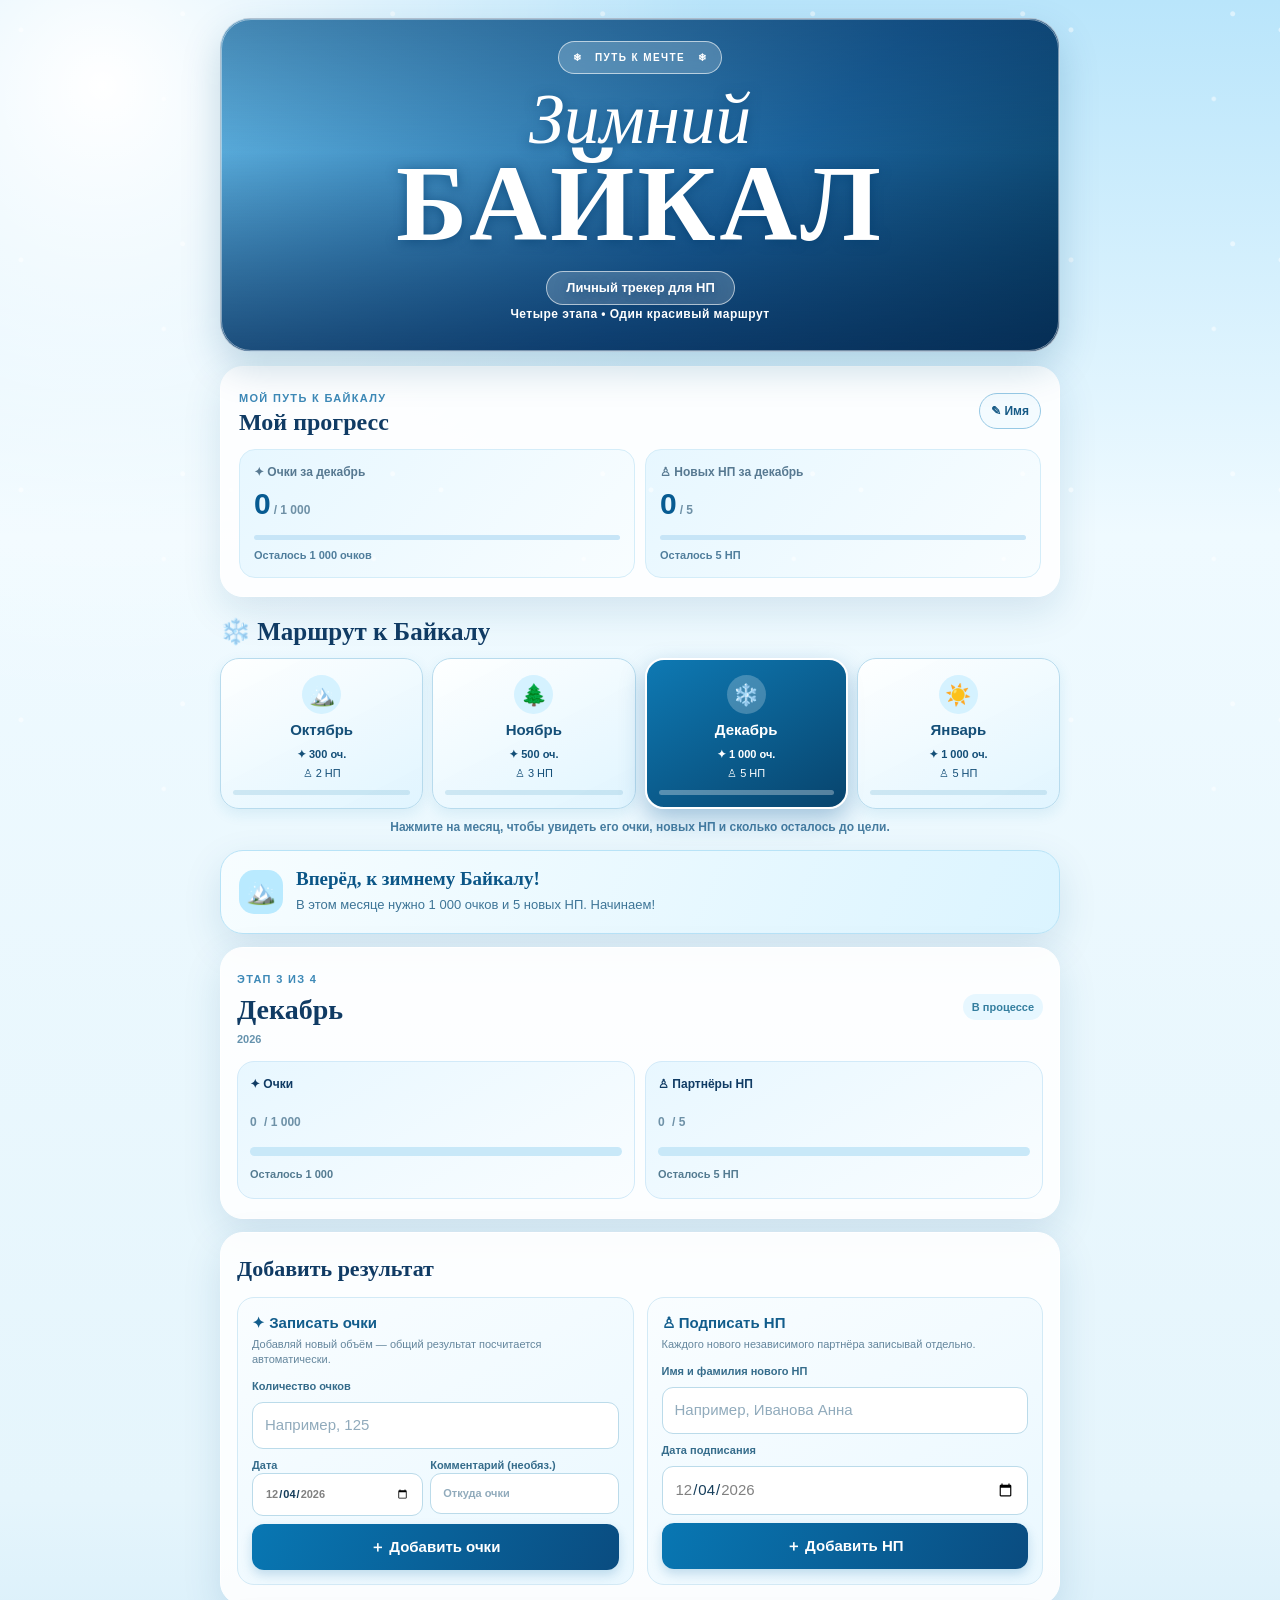
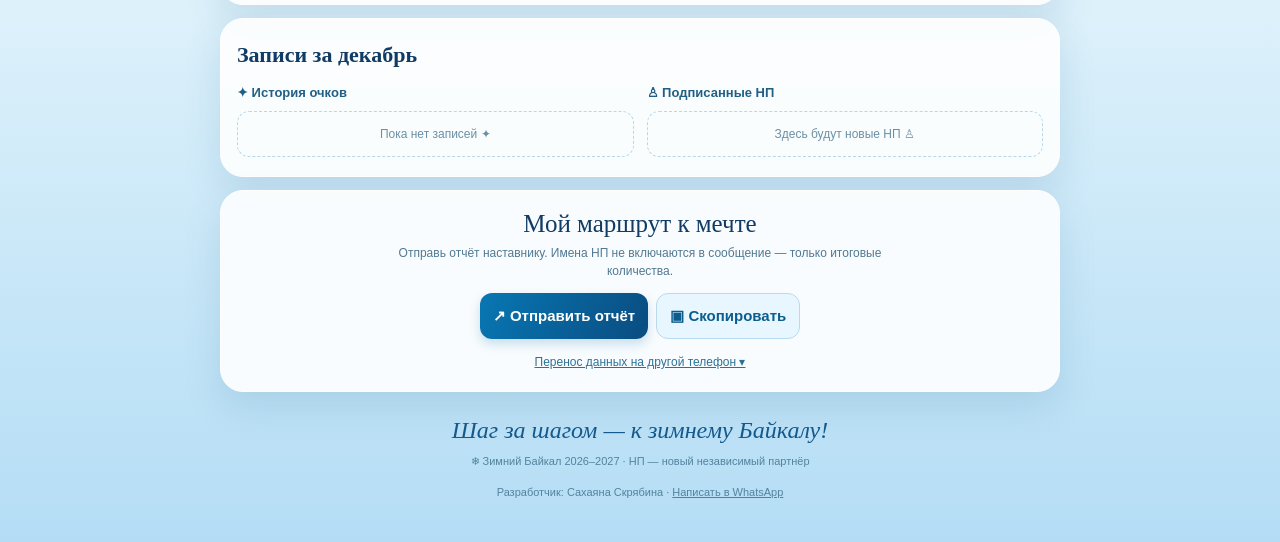
<file: baikal/index.html>
<!doctype html>
<html lang="ru">
<head>
<meta charset="utf-8">
<meta name="viewport" content="width=device-width, initial-scale=1, viewport-fit=cover">
<meta name="theme-color" content="#0c517f">
<meta name="apple-mobile-web-app-capable" content="yes">
<meta name="apple-mobile-web-app-status-bar-style" content="black-translucent">
<meta name="apple-mobile-web-app-title" content="Зимний Байкал">
<title>Зимний Байкал — трекер НП</title>
<meta name="description" content="Личный трекер промо Зимний Байкал: очки, новые независимые партнёры и прогресс по месяцам.">
<link rel="manifest" href="./manifest.webmanifest">
<link rel="icon" type="image/svg+xml" href="./icon.svg">
<style>
:root{--navy:#103b64;--blue:#126ea9;--deep:#082c50;--cyan:#46bfeb;--ice:#eaf8ff;--line:#c9e8f8;--white:#fff;--muted:#577991;--shadow:0 14px 38px rgba(19,85,130,.13)}
*{box-sizing:border-box}
html{scroll-behavior:smooth}
body{margin:0;min-height:100vh;font:15px/1.5 -apple-system,BlinkMacSystemFont,"Segoe UI",Arial,sans-serif;color:var(--navy);background:radial-gradient(circle at 8% 4%,#fff 0,transparent 26%),linear-gradient(180deg,#b9e5fb 0%,#effaff 25%,#e5f5fc 70%,#b4ddf5 100%)}
body::before{content:"";pointer-events:none;position:fixed;inset:0;background:radial-gradient(circle at 10% 13%,#fff 0 2px,transparent 3px),radial-gradient(circle at 87% 6%,#fff 0 2px,transparent 3px),radial-gradient(circle at 78% 43%,#fff 0 1.5px,transparent 3px);background-size:210px 230px;opacity:.5}
button,input,select{font:inherit}
button{cursor:pointer}
button:focus-visible,input:focus-visible{outline:3px solid #39c7f1;outline-offset:2px}
.shell{width:min(100% - 28px,840px);margin:0 auto;padding:18px 0 max(32px,env(safe-area-inset-bottom))}
.hero{position:relative;min-height:326px;display:flex;flex-direction:column;align-items:center;justify-content:space-between;text-align:center;border:1px solid #ffffffa8;border-radius:30px;overflow:hidden;color:white;background:linear-gradient(180deg,rgba(2,42,86,.40),rgba(7,81,138,.10) 40%,rgba(5,40,84,.66) 100%),url("https://images.unsplash.com/photo-1490879112094-281fea0883dc?auto=format&fit=crop&w=1500&q=85") center 49%/cover,linear-gradient(135deg,#70c5f1,#1d649d 60%,#073958);box-shadow:0 16px 38px #07517e34;padding:22px 14px 28px}
.hero:before{content:"";position:absolute;inset:0;border:1px solid #ffffff70;border-radius:inherit;pointer-events:none}
.hero>*{position:relative;z-index:1}
.mini-brand{display:inline-flex;gap:9px;align-items:center;border-radius:999px;letter-spacing:.14em;text-transform:uppercase;font-size:10px;font-weight:800;padding:8px 14px;background:#eaf7ff37;border:1px solid #fff9;backdrop-filter:blur(8px)}
.hero-main{padding-top:14px;text-shadow:0 2px 12px #033c6d9c}
.hero-main .script{font-family:"Snell Roundhand","Apple Chancery","Brush Script MT",cursive;font-style:italic;font-weight:500;font-size:clamp(43px,10vw,71px);line-height:.88}
.hero-main h1{font-family:Georgia,"Times New Roman",serif;font-size:clamp(61px,15vw,108px);line-height:.99;letter-spacing:.03em;margin:1px 0 13px;text-transform:uppercase}
.hero-main .pill{display:inline-block;padding:6px 19px;border-radius:999px;border:1px solid #fff9;background:#effbff33;backdrop-filter:blur(7px);font-weight:750;font-size:13px}
.hero-bottom{font-size:12px;font-weight:650;letter-spacing:.04em}
.card{background:rgba(255,255,255,.89);border:1px solid #fff;box-shadow:var(--shadow);border-radius:23px}
.overview{margin-top:14px;padding:19px 18px 18px}
.welcome{display:flex;justify-content:space-between;align-items:center;gap:10px;margin-bottom:13px}
.kicker{text-transform:uppercase;letter-spacing:.12em;font-size:11px;font-weight:850;color:#3d89b7}
.welcome h2{margin:1px 0 0;font-family:Georgia,serif;font-size:24px;line-height:1.12}
.outline{border:1px solid #97c9e5;color:#165a86;background:#f3fbff;border-radius:999px;padding:8px 11px;font-size:12px;font-weight:750}
.stats{display:grid;grid-template-columns:repeat(2,minmax(0,1fr));gap:10px}
.stat{min-width:0;border-radius:16px;padding:13px 14px;background:linear-gradient(130deg,#e7f7ff,#f8fdff);border:1px solid #d4edf9}
.stat .tag{display:block;font-size:12px;color:var(--muted);font-weight:650}
.stat b{font-size:clamp(23px,6vw,30px);letter-spacing:-.04em;white-space:nowrap;color:#075b92}
.stat small{font-size:12px;color:#6e90a6;font-weight:650}
.stat .stat-remaining{display:block;margin-top:7px;color:#507e9c;font-size:11px;font-weight:700}
.stat .micro{height:5px;background:#c7e5f7;border-radius:99px;margin-top:9px;overflow:hidden}
.stat .micro i{display:block;background:linear-gradient(90deg,#299be0,#6fe1ee);height:100%;border-radius:inherit;transition:width .4s}
.section-title{font-family:Georgia,serif;font-size:25px;line-height:1.14;margin:21px 0 12px}
.title-note{font-size:12px;color:#507794;margin:-7px 0 12px}
.route{display:grid;grid-template-columns:repeat(4,minmax(0,1fr));gap:9px}
.month-tile{cursor:pointer;position:relative;text-align:center;min-width:0;padding:15px 5px 12px;border:1px solid #b8dbed;border-radius:19px;color:#144f78;background:linear-gradient(153deg,#ffffffeb,#dff4ffee);box-shadow:0 5px 14px #1e85b21c;transition:transform .12s,border .12s;outline-offset:3px}
.month-tile.active{background:linear-gradient(150deg,#0e79b3,#08446d);border:2px solid #fff;color:white;box-shadow:0 10px 25px #155e9b59}
.month-tile:active{transform:scale(.98)}
.route-hint{text-align:center;margin:9px 0 0;font-size:12px;color:#477da0;font-weight:600}
.entry-form input:disabled,.entry-form button:disabled{opacity:.5;cursor:not-allowed}
.month-tile .ice-icon{display:flex;margin:0 auto 7px;justify-content:center;align-items:center;border-radius:50%;width:39px;height:39px;font-size:21px;background:#d5f2ff}
.month-tile.active .ice-icon{background:#ffffff3a}
.month-tile .month-name{display:block;font-weight:850;font-size:clamp(11px,2.7vw,15px);line-height:1.15}
.month-tile .month-target{display:block;margin-top:7px;font-size:11px;white-space:nowrap;font-weight:800}
.month-tile .month-np{display:block;font-size:11px;margin:3px 0 8px;white-space:nowrap}
.mini-track{display:block;height:5px;overflow:hidden;background:#7db8d448;border-radius:99px;margin:0 7px}
.mini-track i{display:block;height:100%;border-radius:inherit;background:#28add7}
.month-tile.active .mini-track{background:#ffffff50}
.month-tile.active .mini-track i{background:#b3f3ff}
.motivation{display:flex;align-items:center;gap:13px;margin-top:14px;padding:17px 18px;background:linear-gradient(115deg,#f7fdff,#dbf4ff);border:1px solid #b8e3f7;min-height:84px}.motivation-icon{flex:none;display:grid;place-items:center;width:44px;height:44px;border-radius:15px;background:#b9eaff;font-size:24px}.motivation strong{display:block;color:#0b5687;font-family:Georgia,serif;font-size:19px;line-height:1.2}.motivation p{margin:5px 0 0;color:#3e7597;font-size:13px;line-height:1.45}.selected{margin-top:13px;padding:19px 16px}
.selected-top{display:flex;align-items:center;justify-content:space-between;gap:12px;margin-bottom:13px}
.selected h2{font-family:Georgia,serif;font-size:28px;margin:0}
.selected .dates{color:#6592ad;font-size:11px;font-weight:700}
.status{display:inline-flex;flex-shrink:0;align-items:center;padding:5px 9px;border-radius:99px;background:#e7f7ff;color:#347e9f;font-size:11px;font-weight:850}
.status.done{background:#e6f8ec;color:#176b47}
.meters{display:grid;grid-template-columns:repeat(2,minmax(0,1fr));gap:10px}
.meter{background:linear-gradient(150deg,#e8f7ff,#f9fdff);border:1px solid #d2eaf9;border-radius:17px;padding:13px 12px}
.meter .label{font-weight:850;font-size:12px}
.meter .value{font-weight:900;font-size:clamp(22px,6vw,31px);letter-spacing:-.04em;color:#126ca3;white-space:nowrap}
.meter .value span{font-size:12px;font-weight:700;color:#6e91a7;letter-spacing:0}
.progress{height:9px;border-radius:999px;background:#c8e8f8;overflow:hidden;margin:8px 0 6px}
.progress i{display:block;height:100%;background:linear-gradient(90deg,#0c7cb9,#5cceeb);border-radius:inherit;transition:width .3s}
.meter small{color:#547b91;font-size:11px;font-weight:650}
.actions-panel{margin-top:13px;padding:19px 16px}
.actions-panel h3,.log-panel h3{margin:0 0 12px;font-family:Georgia,serif;font-size:22px}
.forms{display:grid;grid-template-columns:repeat(2,minmax(0,1fr));gap:13px}
.entry-form{display:flex;flex-direction:column;gap:8px;border:1px solid #d3eaf6;background:linear-gradient(152deg,#f9fdff,#eaf8ff);border-radius:17px;padding:14px;min-width:0}
.entry-form h4{font-size:15px;margin:0;color:#125d8c}
.entry-form p{font-size:11px;line-height:1.35;color:#64869d;margin:-5px 0 3px}
.entry-form label{font-weight:750;font-size:11px;color:#356c8b}
.entry-form input,.entry-form select,.profile input{width:100%;min-width:0;border:1px solid #bbdbea;border-radius:11px;padding:11px 12px;color:#163e5b;background:#fff;outline-offset:2px}
.entry-form input::placeholder{color:#91abbc}
.input-row{display:flex;gap:7px;min-width:0}
.input-row>label{flex:1;min-width:0}
.input-row>label.date{flex:1.1}
.btn{display:inline-flex;align-items:center;justify-content:center;gap:7px;border:0;border-radius:12px;padding:12px 12px;background:linear-gradient(115deg,#0877b3,#0a4c80);color:white;font-weight:850;box-shadow:0 5px 11px #126da537}
.btn:active{transform:translateY(1px)}
.log-panel{margin-top:13px;padding:19px 16px}
.log-grid{display:grid;grid-template-columns:repeat(2,minmax(0,1fr));gap:13px}
.log-column{min-width:0}
.log-column h4{font-size:13px;color:#225f85;margin:0 0 8px}
.log-item{display:flex;justify-content:space-between;align-items:flex-start;gap:8px;padding:10px 9px;border-radius:12px;background:#f0faff;border:1px solid #d9edf8;margin:6px 0;min-width:0}
.log-item .details{min-width:0;overflow-wrap:anywhere;font-size:12px;color:#194f72;line-height:1.45}
.log-item .details b{font-size:13px;color:#075d90}
.log-item .details small{display:block;color:#7093a7;font-size:10px}
.trash{display:inline-grid;place-items:center;flex:none;width:26px;height:26px;border-radius:9px;border:1px solid #d4e6f1;background:#fff;color:#a45060;font-weight:800}
.empty{border:1px dashed #b6d8ea;border-radius:12px;padding:13px;color:#6b90a5;text-align:center;font-size:12px}
.share{margin-top:13px;padding:19px 16px;text-align:center}
.share h3{font:25px Georgia,serif;margin:0 0 6px}
.share p{font-size:12px;color:#517992;margin:0 auto 13px;max-width:540px}
.share-buttons{display:flex;gap:8px;flex-wrap:wrap;justify-content:center}
.share-buttons .btn{padding:11px 13px}
.btn.secondary{color:#0c5d8e;background:#e8f7ff;border:1px solid #b8daee;box-shadow:none}
.details-toggle{margin:13px auto 0;display:block;border:0;background:transparent;color:#2e7198;font-size:12px;text-decoration:underline}
.backups{display:none;text-align:left;border-top:1px solid #d8ecf8;padding-top:14px;margin-top:15px}
.backups.open{display:block}
.backups .share-buttons{justify-content:flex-start}
.backups .fine{font-size:12px;color:#5e7f94}
.footer{text-align:center;color:#386c8d;padding:25px 8px 10px}
.footer .poem{font:italic 24px "Snell Roundhand",Georgia,serif;color:#13598b;margin-bottom:9px}
.footer .fine{font-size:11px;color:#53839c}
.toast{position:fixed;z-index:50;bottom:calc(20px + env(safe-area-inset-bottom));left:50%;transform:translateX(-50%);width:max-content;max-width:calc(100vw - 28px);padding:12px 17px;background:#064b78;color:#fff;border-radius:13px;box-shadow:0 6px 25px #084c78aa;font-size:13px;display:none;text-align:center}
.modal-shade{position:fixed;inset:0;z-index:40;background:#092f51a8;display:none;align-items:center;justify-content:center;padding:18px}
.modal-shade.open{display:flex}
.modal{width:min(100%,420px);padding:23px;background:#f5fcff;border-radius:20px;box-shadow:0 16px 55px #06192b88}
.modal h3{margin:0 0 7px;font:27px Georgia,serif}
.modal p{color:#54778b;font-size:13px}
.modal label{font-size:12px;font-weight:750}
.modal input{margin:5px 0 12px}
.modal-actions{display:flex;gap:9px;justify-content:flex-end}
@media(max-width:580px){
.shell{width:calc(100% - 24px);padding-top:12px}
.hero{min-height:287px;border-radius:25px;padding:17px 10px 23px}
.hero-main{padding-top:16px}
.overview{padding:17px 14px}
.route{gap:6px}
.month-tile{border-radius:14px;padding:12px 2px 10px}
.month-tile .ice-icon{height:30px;width:30px;font-size:17px;margin-bottom:7px}
.month-tile .month-target,.month-tile .month-np{font-size:10px}
.mini-track{margin:0 5px}
.forms,.log-grid{grid-template-columns:1fr}
.entry-form{padding:14px}
.section-title{font-size:23px}
}
@media(max-width:350px){.hero-main h1{font-size:54px}.month-tile .month-name{font-size:10px}.month-tile .month-target,.month-tile .month-np{font-size:9px}.meter .value{font-size:21px}}
@media(prefers-reduced-motion:reduce){*,*::after,*::before{scroll-behavior:auto!important;transition:none!important}}
</style>
</head>
<body>
<main class="shell">
<header class="hero">
 <div class="mini-brand">❄ &nbsp; ПУТЬ К МЕЧТЕ &nbsp; ❄</div>
 <div class="hero-main"><div class="script">Зимний</div><h1>БАЙКАЛ</h1><div class="pill">Личный трекер для НП</div></div>
 <div class="hero-bottom">Четыре этапа • Один красивый маршрут</div>
</header>
<section class="overview card">
 <div class="welcome"><div><span class="kicker">МОЙ ПУТЬ К БАЙКАЛУ</span><h2 id="greeting">Мой прогресс</h2></div><button class="outline" id="editProfile" type="button">✎ Имя</button></div>
 <div class="stats">
  <div class="stat"><span class="tag">✦ Очки за <span id="pointsMonthName">октябрь</span></span><b id="totalPoints">0</b> <small id="allPointsGoal">/ 300</small><div class="micro"><i id="allPointsBar" style="width:0%"></i></div><span class="stat-remaining" id="allPointsRemain">Осталось 300 очков</span></div>
  <div class="stat"><span class="tag">♙ Новых НП за <span id="npMonthName">октябрь</span></span><b id="totalNp">0</b> <small id="allNpGoal">/ 2</small><div class="micro"><i id="allNpBar" style="width:0%"></i></div><span class="stat-remaining" id="allNpRemain">Осталось 2 НП</span></div>
 </div>
</section>



<h2 class="section-title">❄️ Маршрут к Байкалу</h2>
<div class="route" id="route" aria-label="Этапы промоушена"></div>
<p class="route-hint">Нажмите на месяц, чтобы увидеть его очки, новых НП и сколько осталось до цели.</p>
<section class="card motivation" aria-live="polite"><div class="motivation-icon" id="motivationIcon">❄️</div><div><strong id="motivationTitle">Путь к Байкалу</strong><p id="motivationText">Каждый шаг приближает к цели!</p></div></section><section class="selected card" id="monthPanel">
 <div class="selected-top"><div><span class="kicker">ЭТАП <span id="stageNum">1</span> ИЗ 4</span><h2 id="focusMonth">Октябрь</h2><div class="dates" id="focusYear">2026</div></div><span class="status" id="stageStatus">В процессе</span></div>
 <div class="meters">
  <div class="meter"><div class="label">✦ Очки</div><div class="value"><span id="pointsCurrent">0</span> <span id="pointsGoal">/ 300</span></div><div class="progress"><i id="pointsBar" style="width:0%"></i></div><small id="pointsRemain">Осталось 300</small></div>
  <div class="meter"><div class="label">♙ Партнёры НП</div><div class="value"><span id="npCurrent">0</span> <span id="npGoal">/ 2</span></div><div class="progress"><i id="npBar" style="width:0%"></i></div><small id="npRemain">Осталось 2 НП</small></div>
 </div>
</section>
<section class="actions-panel card">
 <h3>Добавить результат</h3>
 <div class="forms">
  <form class="entry-form" id="pointsForm"><h4>✦ Записать очки</h4><p>Добавляй новый объём — общий результат посчитается автоматически.</p>
   <label for="addPoints">Количество очков</label><input id="addPoints" name="addPoints" required inputmode="decimal" placeholder="Например, 125" autocomplete="off">
   <div class="input-row"><label>Дата<input id="pointDate" type="date" required></label><label class="date">Комментарий (необяз.)<input id="pointNote" type="text" maxlength="100" placeholder="Откуда очки"></label></div>
   <button class="btn" type="submit">＋ Добавить очки</button>
  </form>
  <form class="entry-form" id="npForm"><h4>♙ Подписать НП</h4><p>Каждого нового независимого партнёра записывай отдельно.</p>
   <label for="npName">Имя и фамилия нового НП</label><input id="npName" name="npName" required maxlength="100" placeholder="Например, Иванова Анна" autocomplete="off">
   <label for="npDate">Дата подписания</label><input id="npDate" type="date" required>
   <button class="btn" type="submit">＋ Добавить НП</button>
  </form>
 </div>
</section>
<section class="log-panel card">
 <h3>Записи за <span id="logMonth">октябрь</span></h3>
 <div class="log-grid"><div class="log-column"><h4>✦ История очков</h4><div id="pointsList"></div></div><div class="log-column"><h4>♙ Подписанные НП</h4><div id="npList"></div></div></div>
</section>
<section class="share card">
 <h3>Мой маршрут к мечте</h3>
 <p>Отправь отчёт наставнику. Имена НП не включаются в сообщение — только итоговые количества.</p>
 <div class="share-buttons"><button class="btn" id="shareReport" type="button">↗ Отправить отчёт</button><button class="btn secondary" id="copyReport" type="button">▣ Скопировать</button></div>
 <button class="details-toggle" id="toggleBackups" type="button" aria-expanded="false">Перенос данных на другой телефон ▾</button>
 <div class="backups" id="backups"><p class="fine">Твои результаты сохраняются автоматически. Если захочешь продолжить на другом телефоне или в другом браузере, перенеси свои записи с помощью файла.</p><div class="share-buttons"><button class="btn secondary" id="exportData" type="button">↓ Скачать мои данные</button><button class="btn secondary" id="importBtn" type="button">↑ Перенести данные</button><input type="file" id="importData" accept=".json,application/json" hidden></div></div>
</section>
<footer class="footer"><div class="poem">Шаг за шагом — к зимнему Байкалу!</div><div class="fine">❄ Зимний Байкал 2026–2027 · НП — новый независимый партнёр</div><div class="fine" style="margin-top:14px">Разработчик: Сахаяна Скрябина · <a href="https://wa.me/79142609616" target="_blank" rel="noopener noreferrer" style="color:inherit;text-decoration:underline">Написать в WhatsApp</a></div></footer>
</main>
<div class="toast" id="toast" role="status"></div>
<div class="modal-shade" id="profileModal"><div class="modal" role="dialog" aria-modal="true" aria-labelledby="modalTitle"><h3 id="modalTitle">Как тебя зовут?</h3><p>Имя появится в личном трекере и в отчёте.</p><label for="profileName">Имя и фамилия</label><div class="profile"><input id="profileName" type="text" maxlength="80" placeholder="Введите имя"></div><div class="modal-actions"><button class="btn secondary" id="cancelProfile" type="button">Отмена</button><button class="btn" id="saveProfile" type="button">Сохранить</button></div></div></div>
<script>
(function(){
"use strict";
const months=[
 {name:"Октябрь",gen:"октябрь",year:2026,points:300,np:2,ico:"🏔️"},
 {name:"Ноябрь",gen:"ноябрь",year:2026,points:500,np:3,ico:"🌲"},
 {name:"Декабрь",gen:"декабрь",year:2026,points:1000,np:5,ico:"❄️"},
 {name:"Январь",gen:"январь",year:2027,points:1000,np:5,ico:"☀️"}
];
const STORE="zimniy-baikal-np-2026-v1";
const $=id=>document.getElementById(id);
const blank=()=>({profile:"",selected:0,months:months.map(()=>({points:[],partners:[]}))});
let data=blank();
try{const raw=JSON.parse(localStorage.getItem(STORE)||"null");if(raw&&Array.isArray(raw.months)&&raw.months.length===4){data.profile=typeof raw.profile==="string"?raw.profile.slice(0,80):"";data.selected=Number.isInteger(raw.selected)?Math.max(0,Math.min(3,raw.selected)):0;data.months=raw.months.map(m=>({points:Array.isArray(m.points)?m.points.filter(v=>v&&typeof v.amount==="number"&&v.amount>0):[],partners:Array.isArray(m.partners)?m.partners.filter(v=>v&&typeof v.name==="string"):[]}));}}catch(e){console.warn("Не удалось прочитать данные",e)}
const monthWindow=i=>({start:months[i].year+"-"+String(i===3?1:i+10).padStart(2,"0")+"-01",end:months[i].year+"-"+String(i===3?1:i+10).padStart(2,"0")+"-"+([31,30,31,31][i])});
const isOpen=i=>{const d=today(),w=monthWindow(i);return i===0?d>=w.start:d>=w.start&&d<=w.end};
const validEntryDate=(i,date)=>{const w=monthWindow(i);return date>=w.start&&date<=w.end&&(i===0||date===today())};
const save=()=>{try{localStorage.setItem(STORE,JSON.stringify(data));}catch(e){toast("Не удалось сохранить данные. Проверь память браузера.")}};
const esc=s=>String(s==null?"":s).replace(/[&<>"']/g,c=>({"&":"&amp;","<":"&lt;",">":"&gt;",'"':"&quot;","'":"&#39;"}[c]));
const fmt=n=>new Intl.NumberFormat("ru-RU",{maximumFractionDigits:2}).format(n);
const sum=i=>Math.round(data.months[i].points.reduce((a,v)=>a+Number(v.amount||0),0)*100)/100;
const npCount=i=>data.months[i].partners.length;
const pct=(n,goal)=>Math.min(100,Math.max(0,n/goal*100));
const remain=(n,goal)=>n>=goal?"Цель выполнена ✓":"Осталось "+fmt(Math.round((goal-n)*100)/100);
const today=()=>{const d=new Date();return [d.getFullYear(),String(d.getMonth()+1).padStart(2,"0"),String(d.getDate()).padStart(2,"0")].join("-")};
function dateRu(s){if(!/^\d{4}-\d\d-\d\d$/.test(s||""))return "";const d=new Date(s+"T12:00:00");return isNaN(d)?"":d.toLocaleDateString("ru-RU",{day:"numeric",month:"short",year:"numeric"})}
let toastTimer;
function toast(message){const t=$("toast");t.textContent=message;t.style.display="block";clearTimeout(toastTimer);toastTimer=setTimeout(()=>t.style.display="none",3200)}
function initialMonth(){
 const now=today(),current=months.findIndex((m,i)=>{const w=monthWindow(i);return now>=w.start&&now<=w.end});
 return current>=0?current:(now<monthWindow(0).start?0:3);
}
function render(){
 $("greeting").textContent=data.profile?"Вперёд, "+data.profile.split(/\s+/)[0]+"!":"Мой прогресс";
 const i=data.selected,m=months[i],mp=data.months[i],p=sum(i),n=npCount(i);
 $("pointsMonthName").textContent=m.gen;$("npMonthName").textContent=m.gen;
 $("totalPoints").textContent=fmt(p);$("allPointsGoal").textContent="/ "+fmt(m.points);
 $("totalNp").textContent=fmt(n);$("allNpGoal").textContent="/ "+m.np;
 $("allPointsBar").style.width=pct(p,m.points)+"%";$("allNpBar").style.width=pct(n,m.np)+"%";
 $("allPointsRemain").textContent=p>=m.points?"Цель выполнена ✓":"Осталось "+fmt(Math.round((m.points-p)*100)/100)+" очков";
 $("allNpRemain").textContent=n>=m.np?"Цель выполнена ✓":"Осталось "+(m.np-n)+" НП";
 $("route").innerHTML=months.map((m,i)=>{const done=sum(i)>=m.points&&npCount(i)>=m.np;return '<button type="button" class="month-tile'+(i===data.selected?' active':'')+'" data-month="'+i+'" aria-pressed="'+(i===data.selected)+'" aria-label="'+m.name+', '+fmt(sum(i))+' из '+fmt(m.points)+' очков, новых НП '+npCount(i)+' из '+m.np+'"><span class="ice-icon">'+m.ico+'</span><span class="month-name">'+m.name+'</span><span class="month-target">✦ '+fmt(m.points)+' оч.</span><span class="month-np">♙ '+m.np+' НП '+(done?'✓':'')+'</span><span class="mini-track"><i style="width:'+pct((pct(sum(i),m.points)+pct(npCount(i),m.np))/2,100)+'%"></i></span></button>'}).join("");
 $("stageNum").textContent=String(i+1);$("focusMonth").textContent=m.name;$("focusYear").textContent=m.year;
 $("pointsCurrent").textContent=fmt(p);$("pointsGoal").textContent="/ "+fmt(m.points);
 $("npCurrent").textContent=fmt(n);$("npGoal").textContent="/ "+m.np;
 $("pointsBar").style.width=pct(p,m.points)+"%";$("npBar").style.width=pct(n,m.np)+"%";
 $("pointsRemain").textContent=remain(p,m.points);
 $("npRemain").textContent=n>=m.np?"Цель выполнена ✓":"Осталось "+(m.np-n)+" НП";
 const complete=p>=m.points&&n>=m.np;
 const lp=Math.max(0,Math.round((m.points-p)*100)/100),ln=Math.max(0,m.np-n);
 let title="",message="",emoji="❄️";
 if(complete){title="Ура! Этап выполнен!";message="Все очки набраны и все "+m.np+" НП подписаны. Ты справилась!";emoji="🏆"}
 else if(today()>monthWindow(i).end){title="Результаты "+m.gen;message=i===0?"Добавь очки и НП за октябрь, выбрав даты октября.":"Срок месяца закончился. Результат сохранён: "+fmt(p)+" очков и "+n+" НП.";emoji="❄️"}
 else if(today()<monthWindow(i).start){title="Впереди "+m.name+"!";message="Цель: "+fmt(m.points)+" очков и "+m.np+" новых НП.";emoji="🏔️"}
 else if(lp===0){title="Молодец! Очки уже набраны!";message=ln===1?"Осталось подписать всего 1 нового НП!":"Теперь осталось подписать "+ln+" новых НП. Ты на верном пути!";emoji="🤝"}
 else if(ln===0){title="Отлично! Все НП подписаны!";message="Осталось "+fmt(lp)+" очков до выполнения этапа.";emoji="⭐"}
 else if(lp===m.points&&ln===m.np){title="Вперёд, к зимнему Байкалу!";message="В этом месяце нужно "+fmt(m.points)+" очков и "+m.np+" новых НП. Начинаем!";emoji="🏔️"}
 else if(ln===1){title="Ты уже так близко!";message="Остался 1 новый НП и "+fmt(lp)+" очков. Продолжай!";emoji="💙"}
 else if(p>=m.points/2||n>=m.np/2){title="Ты уже на полпути!";message="Осталось "+fmt(lp)+" очков и "+ln+" новых НП. Отличный темп!";emoji="🌟"}
 else{title="Хорошее начало!";message="Осталось "+fmt(lp)+" очков и "+ln+" новых НП. Каждый шаг важен!";emoji="✨"}
 $("motivationTitle").textContent=title;$("motivationText").textContent=message;$("motivationIcon").textContent=emoji;

 $("stageStatus").textContent=complete?"✓ Этап выполнен":i===0&&isOpen(i)?"Можно внести результаты октября":isOpen(i)?"В процессе":today()<monthWindow(i).start?"Ещё не начался":"Срок завершён";
 $("stageStatus").classList.toggle("done",complete);
 $("pointsForm").querySelectorAll?.("input,button").forEach(el=>el.disabled=!isOpen(i));
 $("npForm").querySelectorAll?.("input,button").forEach(el=>el.disabled=!isOpen(i));
 ["pointDate","npDate"].forEach(id=>{const el=$(id),w=monthWindow(i);el.min=w.start;el.max=i===0?w.end:today();if(!validEntryDate(i,el.value))el.value=i===0?w.end:today()});
 $("logMonth").textContent=m.gen;
 const pointItems=[...mp.points].sort((a,b)=>String(b.date).localeCompare(String(a.date)));
 const npItems=[...mp.partners].sort((a,b)=>String(b.date).localeCompare(String(a.date)));
 $("pointsList").innerHTML=pointItems.length?pointItems.map(x=>'<div class="log-item"><div class="details"><b>+'+fmt(x.amount)+' очков</b><small>'+esc(dateRu(x.date))+'</small>'+(x.note?'<span>'+esc(x.note)+'</span>':'')+'</div><button class="trash" type="button" data-delete="points" data-id="'+esc(x.id)+'" title="Удалить запись" aria-label="Удалить запись очков">×</button></div>').join(""):'<div class="empty">Пока нет записей ✦</div>';
 $("npList").innerHTML=npItems.length?npItems.map(x=>'<div class="log-item"><div class="details"><b>'+esc(x.name)+'</b><small>'+esc(dateRu(x.date))+'</small></div><button class="trash" type="button" data-delete="partners" data-id="'+esc(x.id)+'" title="Удалить партнёра" aria-label="Удалить запись НП">×</button></div>').join(""):'<div class="empty">Здесь будут новые НП ♙</div>';
}
function id(){return String(Date.now())+"-"+Math.random().toString(36).slice(2,10)}
$("route").addEventListener("click",e=>{
 const b=e.target.closest("[data-month]");
 if(!b)return;
 const month=Number(b.dataset.month);
 if(!Number.isInteger(month)||month<0||month>=months.length)return;
 data.selected=month;render();
});


$("pointsForm").addEventListener("submit",e=>{e.preventDefault();const input=$("addPoints");if(!isOpen(data.selected)){toast("Этот месяц закрыт для внесения результатов");return}const amount=Number(input.value.trim().replace(",","."));if(!Number.isFinite(amount)||amount<=0||amount>1000000){toast("Введи положительное количество очков");return}
const date=$("pointDate").value||today();if(!validEntryDate(data.selected,date)){toast("Выбери дату в пределах нужного месяца");return}data.months[data.selected].points.push({id:id(),amount:Math.round(amount*100)/100,date,note:$("pointNote").value.trim().slice(0,100)});
save();render();input.value="";$("pointNote").value="";toast("Очки добавлены ❄️")});
$("npForm").addEventListener("submit",e=>{e.preventDefault();if(!isOpen(data.selected)){toast("Этот месяц закрыт для внесения НП");return}const name=$("npName").value.trim().replace(/\s+/g," ");if(!name){toast("Введи имя нового НП");return}
if(!validEntryDate(data.selected,$("npDate").value||today())){toast("Выбери дату в пределах нужного месяца");return}data.months[data.selected].partners.push({id:id(),name:name.slice(0,100),date:$("npDate").value||today()});save();render();$("npName").value="";toast("Новый НП записан! ✨")});
$("log-panel");
$("pointsList").addEventListener("click",e=>remove(e));
$("npList").addEventListener("click",e=>remove(e));
function remove(e){const b=e.target.closest("[data-delete]");if(!b)return;const kind=b.dataset.delete;if(!["points","partners"].includes(kind))return;if(!isOpen(data.selected)){toast("Месяц закрыт, записи больше не изменяются");return}if(!confirm("Удалить эту запись?"))return;data.months[data.selected][kind]=data.months[data.selected][kind].filter(x=>x.id!==b.dataset.id);save();render();toast("Запись удалена")}
const modal=$("profileModal");
function closeModal(){modal.classList.remove("open")}
$("editProfile").addEventListener("click",()=>{$("profileName").value=data.profile;modal.classList.add("open");$("profileName").focus()});
$("cancelProfile").addEventListener("click",closeModal);
$("saveProfile").addEventListener("click",()=>{data.profile=$("profileName").value.trim().slice(0,80);save();render();closeModal();toast("Имя сохранено")});
$("profileName").addEventListener("keydown",e=>{if(e.key==="Enter")$("saveProfile").click()});
modal.addEventListener("click",e=>{if(e.target===modal)closeModal()});
document.addEventListener("keydown",e=>{if(e.key==="Escape")closeModal()});
function report(){
let lines=["❄️ ЗИМНИЙ БАЙКАЛ — МОЙ ТРЕКЕР",data.profile?"Участник: "+data.profile:"", "Отчёт по промо 2026–2027",""];
months.forEach((m,i)=>{let p=sum(i),n=npCount(i);lines.push(m.name+": "+fmt(p)+" / "+fmt(m.points)+" очков; НП "+n+" / "+m.np+(p>=m.points&&n>=m.np?" ✅":""))});
lines.push("");lines.push("СУММА ЗА 4 МЕСЯЦА: "+fmt(months.reduce((a,m,i)=>a+sum(i),0))+" / 2 800 очков; "+months.reduce((a,m,i)=>a+npCount(i),0)+" / 15 НП");lines.push("Шаг за шагом — к зимнему Байкалу!");return lines.filter((x,i)=>i!==1||x).join("\n")
}
async function copyReport(){const str=report();try{await navigator.clipboard.writeText(str);toast("Отчёт скопирован")}catch(e){window.prompt("Скопируй отчёт:",str)}}
$("copyReport").addEventListener("click",copyReport);
$("shareReport").addEventListener("click",async()=>{const str=report();if(navigator.share){try{await navigator.share({title:"Зимний Байкал — отчёт",text:str});return}catch(e){if(e.name==="AbortError")return}}
window.location.href="https://wa.me/?text="+encodeURIComponent(str)});
$("toggleBackups").addEventListener("click",()=>{const el=$("backups");const open=el.classList.toggle("open");$("toggleBackups").setAttribute("aria-expanded",String(open));$("toggleBackups").textContent=open?"Перенос данных на другой телефон ▴":"Резервная копия и сохранение ▾"});
$("exportData").addEventListener("click",()=>{const content=JSON.stringify({app:"zimniy-baikal",version:1,exportedAt:new Date().toISOString(),...data},null,2);const url=URL.createObjectURL(new Blob([content],{type:"application/json"}));const a=document.createElement("a");a.href=url;a.download="zimniy-baikal-backup-"+today()+".json";document.body.appendChild(a);a.click();a.remove();setTimeout(()=>URL.revokeObjectURL(url),3000);toast("Файл для переноса готов")});
$("importBtn").addEventListener("click",()=>$("importData").click());
$("importData").addEventListener("change",async e=>{const file=e.target.files[0];if(!file)return;try{if(file.size>3000000)throw Error("Слишком большой файл");const obj=JSON.parse(await file.text());if(obj.app!=="zimniy-baikal"||!Array.isArray(obj.months)||obj.months.length!==4)throw Error("Это не копия трекера Байкал");if(!confirm("Загрузить записи из выбранного файла? Текущие записи будут заменены."))return;const m=obj.months.map(v=>({points:Array.isArray(v.points)?v.points.filter(x=>x&&typeof x.amount==="number"&&x.amount>0).map(x=>({id:String(x.id||id()),amount:x.amount,date:String(x.date||""),note:String(x.note||"").slice(0,100)})):[],partners:Array.isArray(v.partners)?v.partners.filter(x=>x&&typeof x.name==="string").map(x=>({id:String(x.id||id()),name:x.name.slice(0,100),date:String(x.date||"")})):[]}));data={profile:String(obj.profile||"").slice(0,80),selected:Math.max(0,Math.min(3,Number(obj.selected)||0)),months:m};save();render();toast("Данные восстановлены ✨")}catch(error){toast("Не удалось восстановить: "+error.message)}finally{e.target.value=""}});
$("pointDate").value=today();$("npDate").value=today();
data.selected=initialMonth();
render();
if("serviceWorker" in navigator)window.addEventListener("load",()=>navigator.serviceWorker.register("./sw.js").catch(()=>{}));
})();
</script>
</body>
</html>
</file>
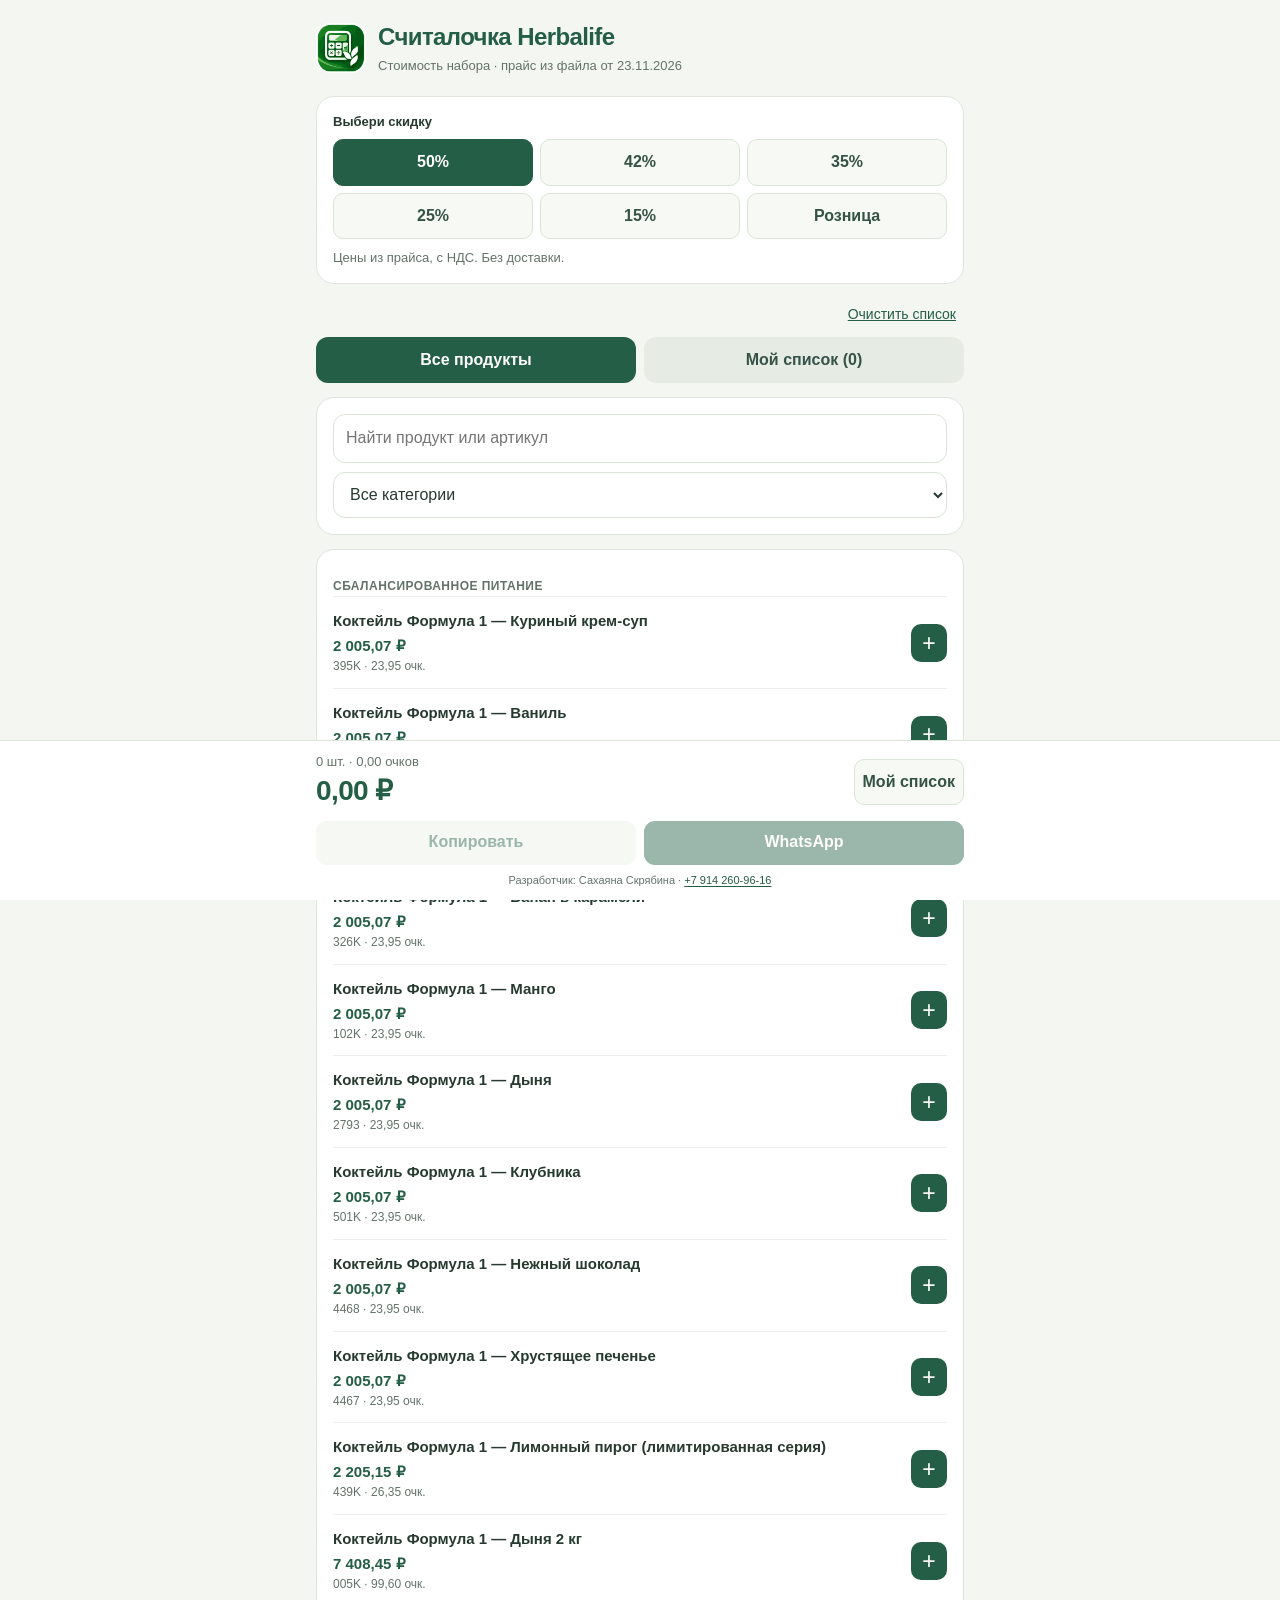
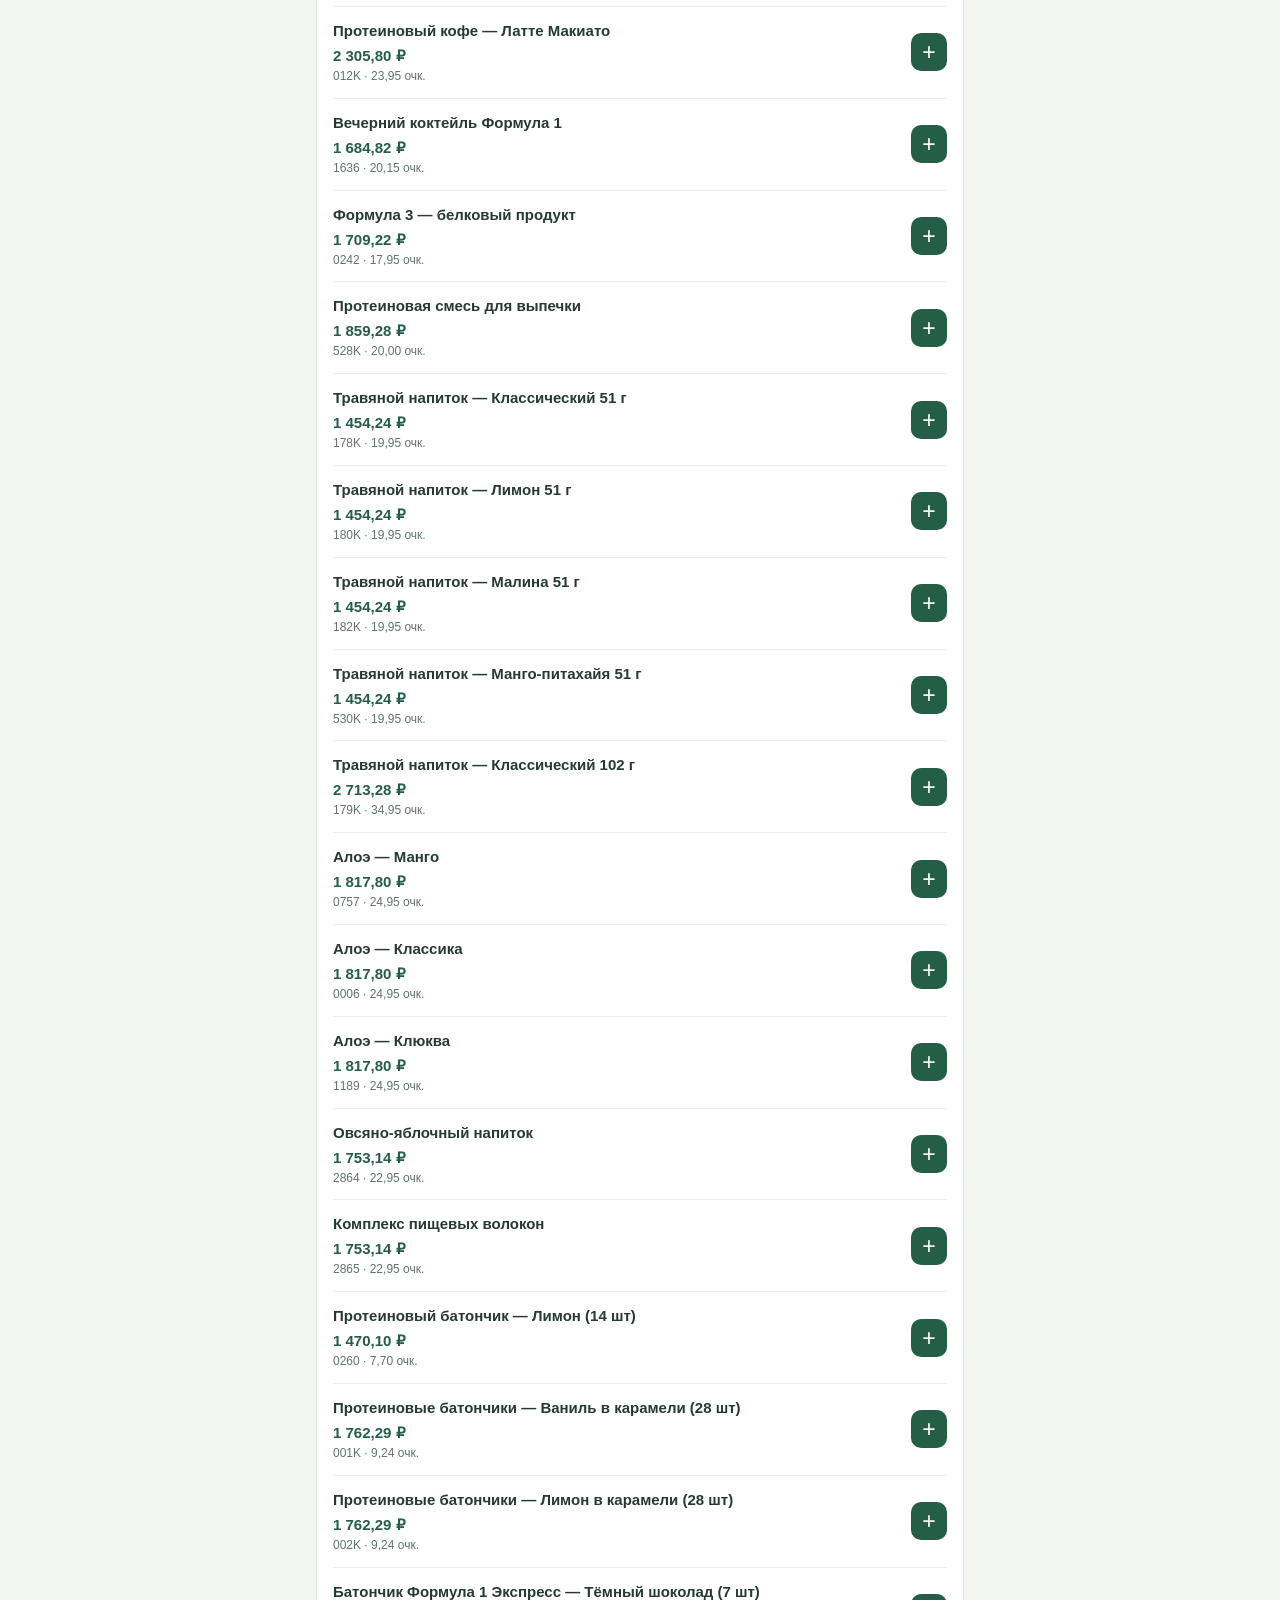
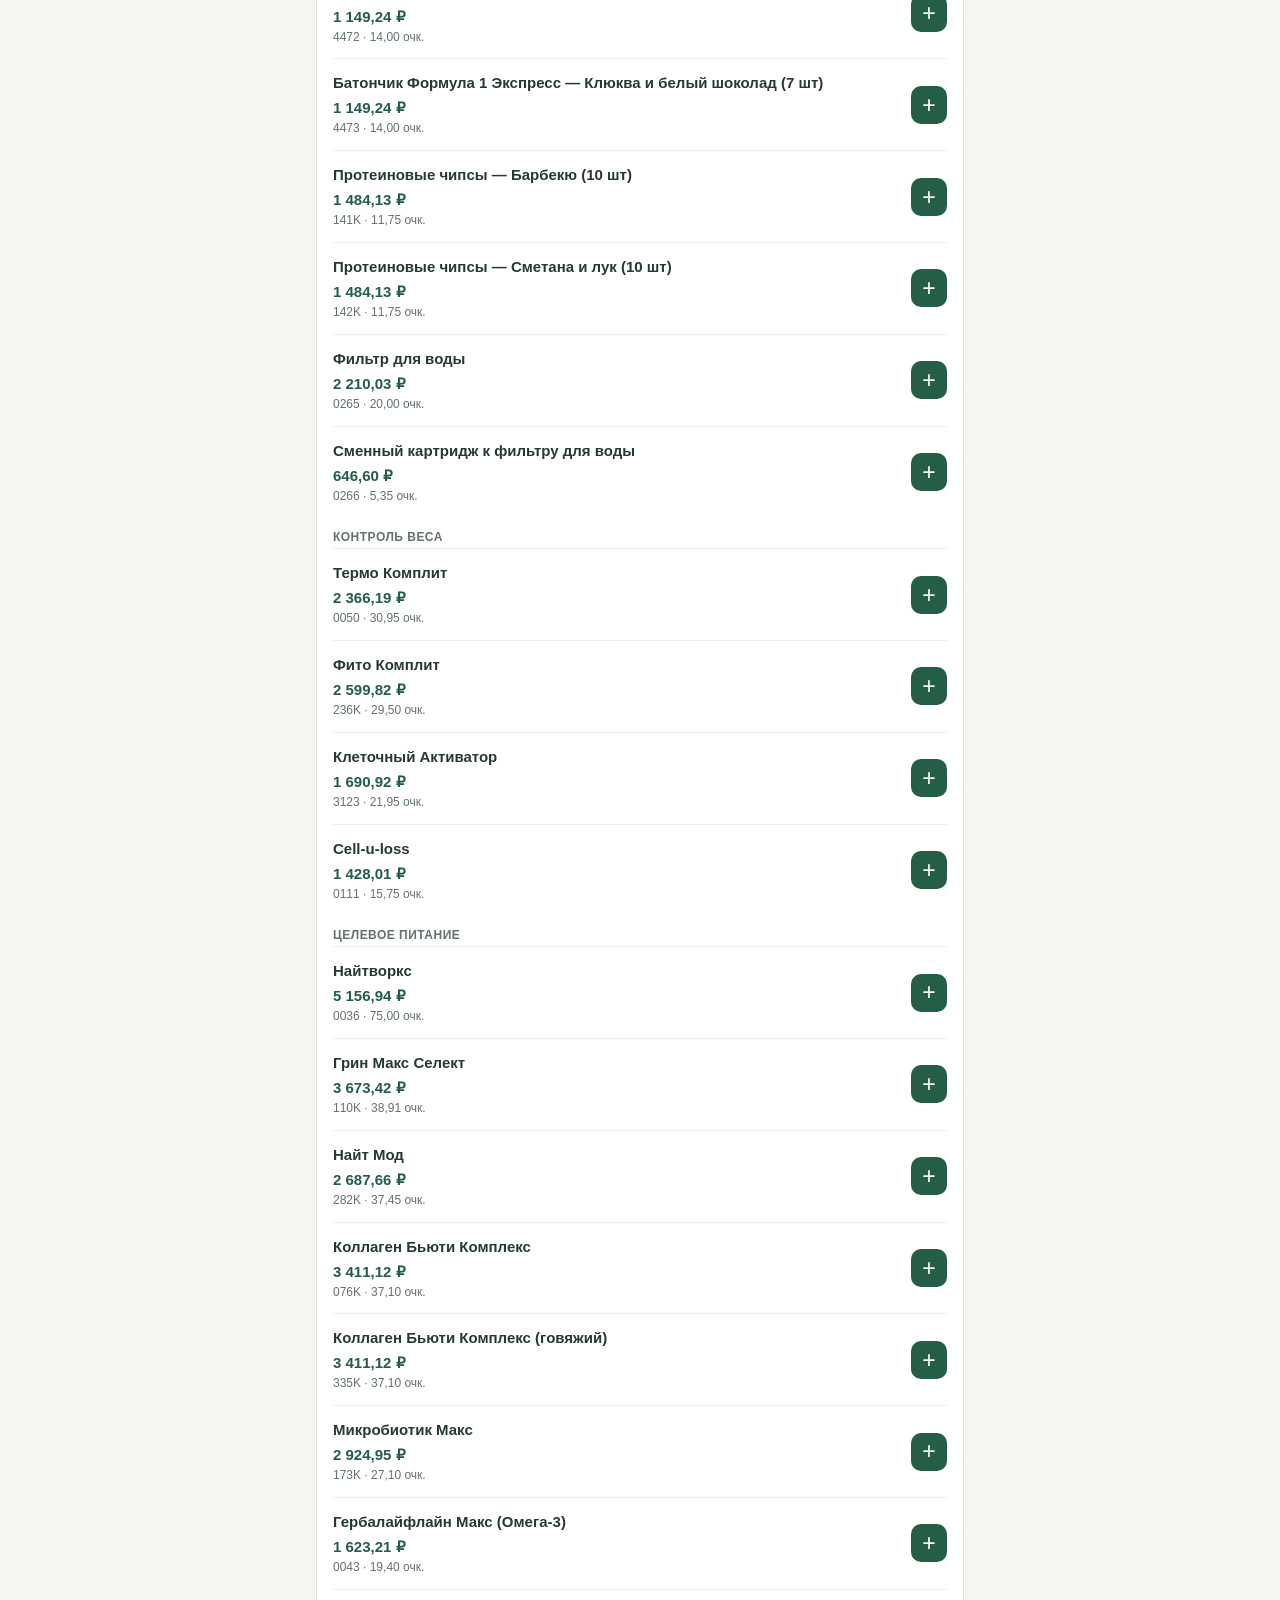
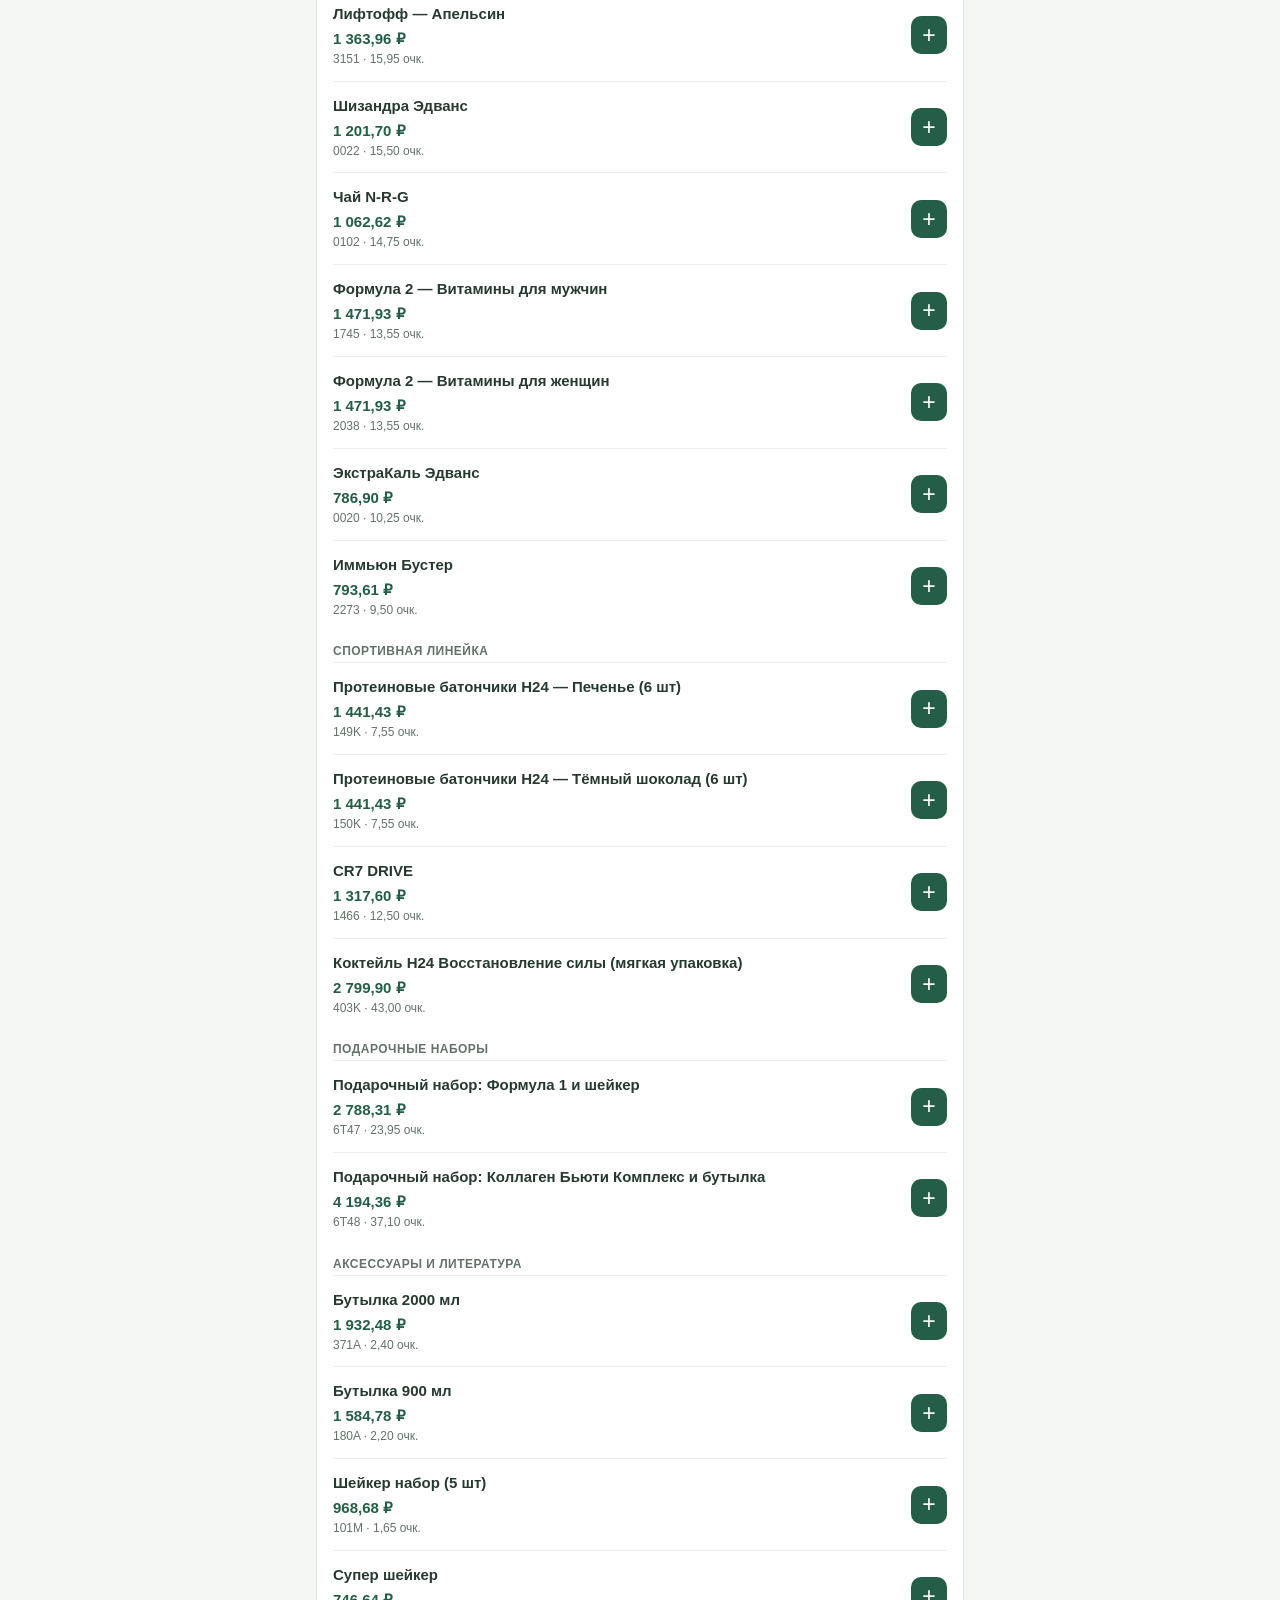
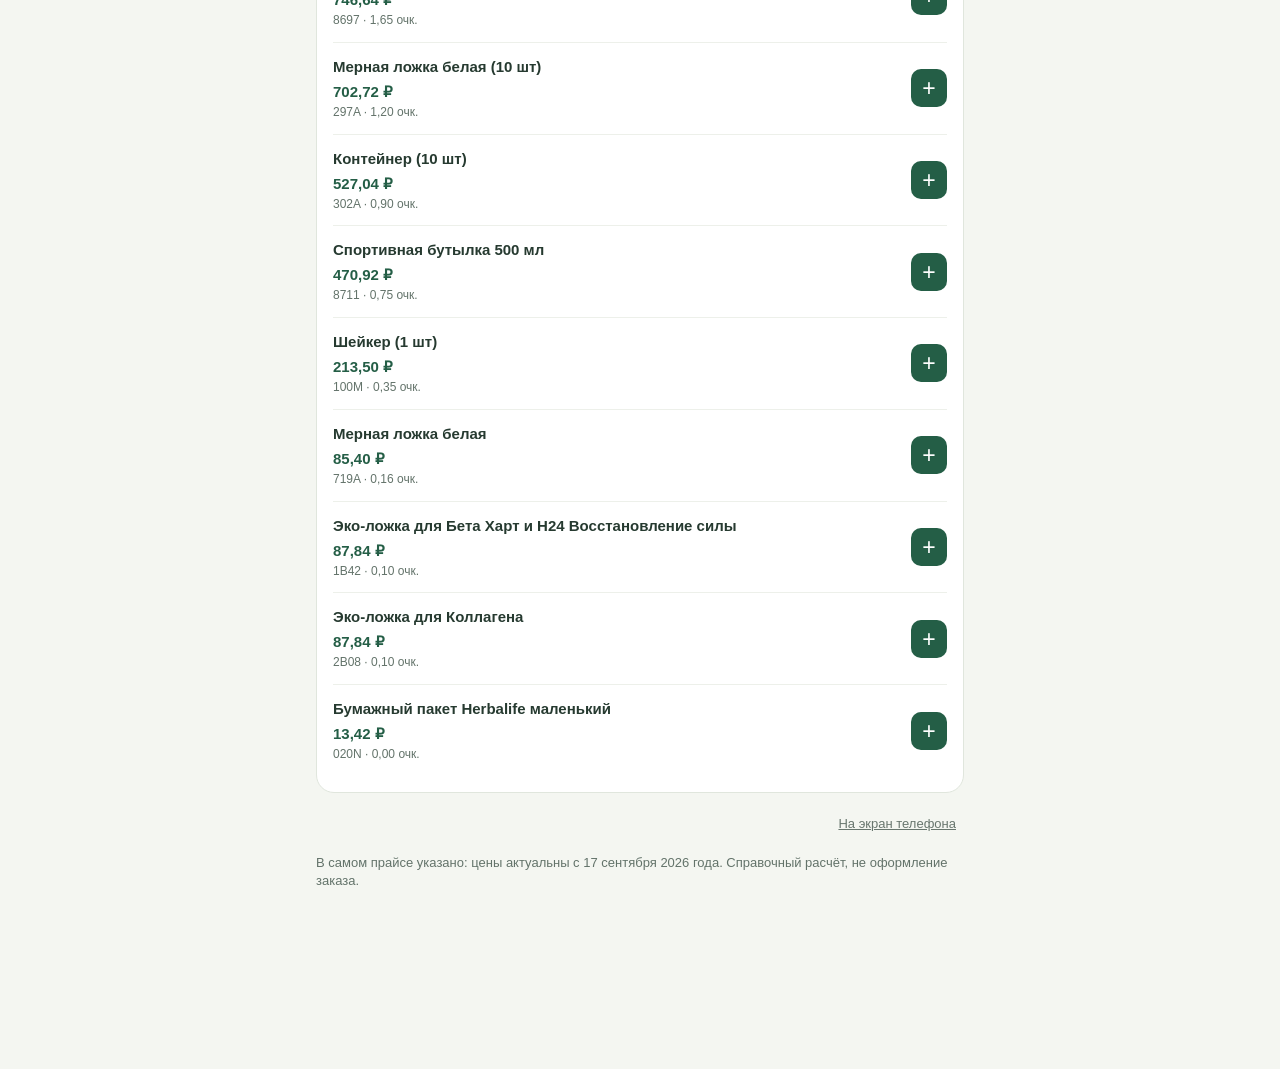
<file: calculator/index.html>
<!doctype html><html lang="ru"><head><meta charset="utf-8"><meta name="viewport" content="width=device-width,initial-scale=1,viewport-fit=cover"><meta name="theme-color" content="#245e46"><meta name="apple-mobile-web-app-capable" content="yes"><meta name="apple-mobile-web-app-status-bar-style" content="default"><link rel="manifest" href="manifest.webmanifest"><link rel="icon" href="icon.svg"><link rel="apple-touch-icon" sizes="180x180" href="icon-180.png"><title>Считалочка Herbalife</title><style>
*{box-sizing:border-box}body{margin:0;background:#f4f6f1;color:#263a30;font:16px/1.4 -apple-system,BlinkMacSystemFont,"Segoe UI",Arial,sans-serif}button,input,select{font:inherit}button{cursor:pointer}button:disabled{opacity:.45;cursor:default}main{max-width:680px;margin:auto;padding:20px 16px 130px}header{display:flex;align-items:center;gap:12px;margin-bottom:20px}header img{width:50px;height:50px;border-radius:14px}h1{font-size:24px;margin:0;color:#245e46;letter-spacing:-.6px}h2{font-size:18px;margin:0 0 12px}small,.muted{color:#63736a;font-size:13px}section{background:#fff;border:1px solid #e0e6dd;border-radius:18px;padding:16px;margin-bottom:14px}label{font-size:13px;font-weight:600;display:block;margin-bottom:8px}.discounts{display:grid;grid-template-columns:repeat(3,1fr);gap:7px}.discounts button,.chip{border:1px solid #dae4d8;color:#345344;background:#f7f9f5;padding:11px 8px;border-radius:10px;font-weight:600}.discounts button.active{background:#245e46;color:white;border-color:#245e46}input,select{background:white;border:1px solid #dbe3d8;border-radius:12px;padding:12px;width:100%;color:#263a30;min-height:46px}select{margin-top:9px}.tabs{display:flex;gap:8px;margin:14px 0}.tabs button{flex:1;border:0;border-radius:12px;padding:12px;background:#e6ece3;color:#365347;font-weight:600}.tabs button.active{background:#245e46;color:white}.item{display:flex;align-items:center;gap:10px;padding:13px 0;border-top:1px solid #edf0ea}.item:first-child{border-top:0}.desc{flex:1;min-width:0}.name{font-size:15px;font-weight:600}.price{color:#245e46;font-weight:650;font-size:15px;margin-top:4px}.meta{font-size:12px;color:#63736a;margin-top:2px}.qty{display:flex;align-items:center;gap:6px;flex-shrink:0}.qty button{border:0;background:#e9f0e6;color:#245e46;border-radius:10px;width:36px;height:38px;font-size:23px}.qty button.plus{background:#245e46;color:white}.qty span{min-width:23px;text-align:center;font-variant-numeric:tabular-nums}.empty{text-align:center;padding:25px 0;color:#63736a}.summary{display:flex;justify-content:space-between;align-items:center;gap:10px}.total{font-size:28px;letter-spacing:-.6px;color:#245e46;font-weight:750;font-variant-numeric:tabular-nums}.bottom{position:fixed;bottom:0;left:0;right:0;background:#fff;border-top:1px solid #dce5d9;padding:12px 16px calc(12px + env(safe-area-inset-bottom));z-index:3}.bottomInner{max-width:648px;margin:auto}.actions{display:flex;gap:8px;margin-top:10px}.actions button{border:0;border-radius:11px;min-height:44px;padding:10px;font-weight:650;background:#245e46;color:#fff;flex:1}.actions button.secondary{background:#e9f0e6;color:#245e46}.link{border:0;background:transparent;color:#68766e;padding:8px;text-decoration:underline;font-size:13px}#message{font-size:12px;color:#536b5b}.group{font-weight:700;color:#63736a;font-size:12px;text-transform:uppercase;letter-spacing:.04em;padding:12px 0 2px}.hidden{display:none}#missing{color:#8b552a;font-size:12px}textarea{width:100%;font:inherit;padding:12px}button:focus-visible{outline:2px solid #82aa75;outline-offset:2px}
.developer-credit{text-align:center;color:#63736a;font-size:11px;line-height:1.5;margin-top:7px;overflow-wrap:anywhere}.developer-credit a{color:#245e46;text-decoration:underline;text-underline-offset:2px}main{padding-bottom:calc(165px + env(safe-area-inset-bottom))}.clear-top{display:flex;justify-content:flex-end;margin-top:2px;margin-bottom:0}.clear-top .link{font-size:14px;padding:7px 8px;color:#245e46}.clear-top+.tabs{margin-top:5px}</style></head><body><main><header><img src="icon-180.png" alt=""><div><h1>Считалочка Herbalife</h1><small>Стоимость набора · прайс из файла от 23.11.2026</small></div></header><section><label>Выбери скидку</label><div class="discounts" id="discounts"></div><div class="muted" style="margin-top:10px">Цены из прайса, с НДС. Без доставки.</div></section><div class="clear-top"><button class="link" id="clear">Очистить список</button></div><div class="tabs"><button id="allTab" class="active">Все продукты</button><button id="selTab">Мой список (0)</button></div><section id="filters"><input id="search" type="search" autocomplete="off" placeholder="Найти продукт или артикул"><select id="category" aria-label="Категория"><option value="">Все категории</option></select></section><section id="list" aria-label="Продукты"></section><div style="display:flex;justify-content:flex-end"><button class="link" id="install">На экран телефона</button></div><p class="muted">В самом прайсе указано: цены актуальны с 17 сентября 2026 года. Справочный расчёт, не оформление заказа.</p><p class="muted" id="installHelp" hidden>iPhone: открой в Safari → «Поделиться» → «На экран Домой». Android: открой в Chrome → меню → «Установить приложение» или «Добавить на главный экран».</p></main><div class="bottom"><div class="bottomInner"><div class="summary"><div><div class="muted" id="stats">0 шт. · 0,00 очков</div><div class="total" id="total">0,00 ₽</div></div><button class="chip" id="openList">Мой список</button></div><div id="missing" hidden></div><div class="actions"><button id="copy" class="secondary" disabled>Копировать</button><button id="wa" disabled>WhatsApp</button></div><div id="message" role="status"></div><div class="developer-credit">Разработчик: Сахаяна Скрябина · <a href="https://wa.me/79142609616" target="_blank" rel="noopener noreferrer" aria-label="Связаться с разработчиком в WhatsApp">+7 914 260-96-16</a></div></div></div><script>
const data=[{"id":"395K","name":"Коктейль Формула 1 — Куриный крем-суп","cat":"Сбалансированное питание","vp":2395,"p":[200507,225288,246971,277947,308922,401000]},{"id":"500K","name":"Коктейль Формула 1 — Ваниль","cat":"Сбалансированное питание","vp":2395,"p":[200507,225288,246971,277947,308922,401000]},{"id":"0930","name":"Коктейль Формула 1 — Кокос","cat":"Сбалансированное питание","vp":2395,"p":[200507,225288,246971,277947,308922,401000]},{"id":"326K","name":"Коктейль Формула 1 — Банан в карамели","cat":"Сбалансированное питание","vp":2395,"p":[200507,225288,246971,277947,308922,401000]},{"id":"102K","name":"Коктейль Формула 1 — Манго","cat":"Сбалансированное питание","vp":2395,"p":[200507,225288,246971,277947,308922,401000]},{"id":"2793","name":"Коктейль Формула 1 — Дыня","cat":"Сбалансированное питание","vp":2395,"p":[200507,225288,246971,277947,308922,401000]},{"id":"501K","name":"Коктейль Формула 1 — Клубника","cat":"Сбалансированное питание","vp":2395,"p":[200507,225288,246971,277947,308922,401000]},{"id":"4468","name":"Коктейль Формула 1 — Нежный шоколад","cat":"Сбалансированное питание","vp":2395,"p":[200507,225288,246971,277947,308922,401000]},{"id":"4467","name":"Коктейль Формула 1 — Хрустящее печенье","cat":"Сбалансированное питание","vp":2395,"p":[200507,225288,246971,277947,308922,401000]},{"id":"439K","name":"Коктейль Формула 1 — Лимонный пирог (лимитированная серия)","cat":"Сбалансированное питание","vp":2635,"p":[220515,247775,271627,305702,339776,441000]},{"id":"005K","name":"Коктейль Формула 1 — Дыня 2 кг","cat":"Сбалансированное питание","vp":9960,"p":[740845,832423,912554,1027027,1141499,1481700]},{"id":"012K","name":"Протеиновый кофе — Латте Макиато","cat":"Сбалансированное питание","vp":2395,"p":[230580,252247,271206,298290,325374,461200]},{"id":"1636","name":"Вечерний коктейль Формула 1","cat":"Сбалансированное питание","vp":2015,"p":[168482,189310,207534,233569,259604,337000]},{"id":"0242","name":"Формула 3 — белковый продукт","cat":"Сбалансированное питание","vp":1795,"p":[170922,192043,210523,236924,263325,341800]},{"id":"528K","name":"Протеиновая смесь для выпечки","cat":"Сбалансированное питание","vp":2000,"p":[185928,203184,218282,239852,261422,371900]},{"id":"178K","name":"Травяной напиток — Классический 51 г","cat":"Сбалансированное питание","vp":1995,"p":[145424,163402,179133,201605,224077,290800]},{"id":"180K","name":"Травяной напиток — Лимон 51 г","cat":"Сбалансированное питание","vp":1995,"p":[145424,163402,179133,201605,224077,290800]},{"id":"182K","name":"Травяной напиток — Малина 51 г","cat":"Сбалансированное питание","vp":1995,"p":[145424,163402,179133,201605,224077,290800]},{"id":"530K","name":"Травяной напиток — Манго-питахайя 51 г","cat":"Сбалансированное питание","vp":1995,"p":[145424,163402,179133,201605,224077,290800]},{"id":"179K","name":"Травяной напиток — Классический 102 г","cat":"Сбалансированное питание","vp":3495,"p":[271328,304863,334207,376126,418045,542700]},{"id":"0757","name":"Алоэ — Манго","cat":"Сбалансированное питание","vp":2495,"p":[181780,204248,223907,251991,280075,363600]},{"id":"0006","name":"Алоэ — Классика","cat":"Сбалансированное питание","vp":2495,"p":[181780,204248,223907,251991,280075,363600]},{"id":"1189","name":"Алоэ — Клюква","cat":"Сбалансированное питание","vp":2495,"p":[181780,204248,223907,251991,280075,363600]},{"id":"2864","name":"Овсяно-яблочный напиток","cat":"Сбалансированное питание","vp":2295,"p":[175314,196981,215940,243024,270108,350600]},{"id":"2865","name":"Комплекс пищевых волокон","cat":"Сбалансированное питание","vp":2295,"p":[175314,196981,215940,243024,270108,350600]},{"id":"0260","name":"Протеиновый батончик — Лимон (14 шт)","cat":"Сбалансированное питание","vp":770,"p":[147010,154057,160223,169031,177839,294000]},{"id":"001K","name":"Протеиновые батончики — Ваниль в карамели (28 шт)","cat":"Сбалансированное питание","vp":924,"p":[176229,184691,192095,202673,213250,352500]},{"id":"002K","name":"Протеиновые батончики — Лимон в карамели (28 шт)","cat":"Сбалансированное питание","vp":924,"p":[176229,184691,192095,202673,213250,352500]},{"id":"4472","name":"Батончик Формула 1 Экспресс — Тёмный шоколад (7 шт)","cat":"Сбалансированное питание","vp":1400,"p":[114924,129135,141569,159332,177095,229800]},{"id":"4473","name":"Батончик Формула 1 Экспресс — Клюква и белый шоколад (7 шт)","cat":"Сбалансированное питание","vp":1400,"p":[114924,129135,141569,159332,177095,229800]},{"id":"141K","name":"Протеиновые чипсы — Барбекю (10 шт)","cat":"Сбалансированное питание","vp":1175,"p":[148413,162087,174051,191144,208236,296800]},{"id":"142K","name":"Протеиновые чипсы — Сметана и лук (10 шт)","cat":"Сбалансированное питание","vp":1175,"p":[148413,162087,174051,191144,208236,296800]},{"id":"0265","name":"Фильтр для воды","cat":"Сбалансированное питание","vp":2000,"p":[221003,233525,244482,260135,275787,442000]},{"id":"0266","name":"Сменный картридж к фильтру для воды","cat":"Сбалансированное питание","vp":535,"p":[64660,67256,69528,72773,76018,129300]},{"id":"0050","name":"Термо Комплит","cat":"Контроль веса","vp":3095,"p":[236619,265870,291464,328028,364591,473200]},{"id":"236K","name":"Фито Комплит","cat":"Контроль веса","vp":2950,"p":[259982,290550,317298,355508,393718,520000]},{"id":"3123","name":"Клеточный Активатор","cat":"Контроль веса","vp":2195,"p":[169092,189998,208291,234423,260555,338200]},{"id":"0111","name":"Cell-u-loss","cat":"Контроль веса","vp":1575,"p":[142801,160457,175906,197976,220045,285600]},{"id":"0036","name":"Найтворкс","cat":"Целевое питание","vp":7500,"p":[515694,576401,629520,705404,781288,1031400]},{"id":"110K","name":"Грин Макс Селект","cat":"Целевое питание","vp":3891,"p":[367342,400877,430221,472140,514059,734700]},{"id":"282K","name":"Найт Мод","cat":"Целевое питание","vp":3745,"p":[268766,301989,331059,372588,414117,537500]},{"id":"076K","name":"Коллаген Бьюти Комплекс","cat":"Целевое питание","vp":3710,"p":[341112,383275,420168,472872,525576,682200]},{"id":"335K","name":"Коллаген Бьюти Комплекс (говяжий)","cat":"Целевое питание","vp":3710,"p":[341112,383275,420168,472872,525576,682200]},{"id":"173K","name":"Микробиотик Макс","cat":"Целевое питание","vp":2710,"p":[292495,328656,360297,405498,450699,585000]},{"id":"0043","name":"Гербалайфлайн Макс (Омега-3)","cat":"Целевое питание","vp":1940,"p":[162321,182378,199928,224999,250070,324600]},{"id":"3151","name":"Лифтофф — Апельсин","cat":"Целевое питание","vp":1595,"p":[136396,153261,168018,189100,210182,272800]},{"id":"0022","name":"Шизандра Эдванс","cat":"Целевое питание","vp":1550,"p":[120170,135025,148023,166591,185159,240300]},{"id":"0102","name":"Чай N-R-G","cat":"Целевое питание","vp":1475,"p":[106262,119399,130894,147315,163736,212500]},{"id":"1745","name":"Формула 2 — Витамины для мужчин","cat":"Целевое питание","vp":1355,"p":[147193,165395,181323,204076,226829,294400]},{"id":"2038","name":"Формула 2 — Витамины для женщин","cat":"Целевое питание","vp":1355,"p":[147193,165395,181323,204076,226829,294400]},{"id":"0020","name":"ЭкстраКаль Эдванс","cat":"Целевое питание","vp":1025,"p":[78690,88411,96917,109068,121219,157400]},{"id":"2273","name":"Иммьюн Бустер","cat":"Целевое питание","vp":950,"p":[79361,89170,97753,110014,122275,158700]},{"id":"149K","name":"Протеиновые батончики H24 — Печенье (6 шт)","cat":"Спортивная линейка","vp":755,"p":[144143,151063,157118,165768,174417,288300]},{"id":"150K","name":"Протеиновые батончики H24 — Тёмный шоколад (6 шт)","cat":"Спортивная линейка","vp":755,"p":[144143,151063,157118,165768,174417,288300]},{"id":"1466","name":"CR7 DRIVE","cat":"Спортивная линейка","vp":1250,"p":[131760,145365,157270,174277,191284,263500]},{"id":"403K","name":"Коктейль H24 Восстановление силы (мягкая упаковка)","cat":"Спортивная линейка","vp":4300,"p":[279990,307806,332145,366915,401685,560000]},{"id":"6T47","name":"Подарочный набор: Формула 1 и шейкер","cat":"Подарочные наборы","vp":2395,"p":[278831,303612,325295,356271,387246,557700]},{"id":"6T48","name":"Подарочный набор: Коллаген Бьюти Комплекс и бутылка","cat":"Подарочные наборы","vp":3710,"p":[419436,461599,498492,551196,603900,838900]},{"id":"371A","name":"Бутылка 2000 мл","cat":"Аксессуары и литература","vp":240,"p":[193248,193248,193248,193248,193248,null]},{"id":"180A","name":"Бутылка 900 мл","cat":"Аксессуары и литература","vp":220,"p":[158478,158478,158478,158478,158478,null]},{"id":"101M","name":"Шейкер набор (5 шт)","cat":"Аксессуары и литература","vp":165,"p":[96868,96868,96868,96868,96868,null]},{"id":"8697","name":"Супер шейкер","cat":"Аксессуары и литература","vp":165,"p":[74664,74664,74664,74664,74664,null]},{"id":"297A","name":"Мерная ложка белая (10 шт)","cat":"Аксессуары и литература","vp":120,"p":[70272,70272,70272,70272,70272,null]},{"id":"302A","name":"Контейнер (10 шт)","cat":"Аксессуары и литература","vp":90,"p":[52704,52704,52704,52704,52704,null]},{"id":"8711","name":"Спортивная бутылка 500 мл","cat":"Аксессуары и литература","vp":75,"p":[47092,47092,47092,47092,47092,null]},{"id":"100M","name":"Шейкер (1 шт)","cat":"Аксессуары и литература","vp":35,"p":[21350,21350,21350,21350,21350,null]},{"id":"719A","name":"Мерная ложка белая","cat":"Аксессуары и литература","vp":16,"p":[8540,8540,8540,8540,8540,null]},{"id":"1B42","name":"Эко-ложка для Бета Харт и H24 Восстановление силы","cat":"Аксессуары и литература","vp":10,"p":[8784,8784,8784,8784,8784,null]},{"id":"2B08","name":"Эко-ложка для Коллагена","cat":"Аксессуары и литература","vp":10,"p":[8784,8784,8784,8784,8784,null]},{"id":"020N","name":"Бумажный пакет Herbalife маленький","cat":"Аксессуары и литература","vp":0,"p":[1342,1342,1342,1342,1342,null]}];var labels=['50%','42%','35%','25%','15%','Розница'];var state={level:0,qty:{}};try{var saved=JSON.parse(localStorage.getItem('herbalife-calc-20261123')||'null');if(saved&&Number.isInteger(saved.level)&&saved.level>=0&&saved.level<6){state.level=saved.level;data.forEach(function(p){var q=Number((saved.qty||{})[p.id]);if(Number.isInteger(q)&&q>0&&q<=999)state.qty[p.id]=q})}}catch(e){}
var selected=false;var el=function(id){return document.getElementById(id)};var money=function(c){return (c/100).toLocaleString('ru-RU',{minimumFractionDigits:2,maximumFractionDigits:2})+' ₽'};var num=function(c){return (c/100).toLocaleString('ru-RU',{minimumFractionDigits:2,maximumFractionDigits:2})};var getq=function(p){return state.qty[p.id]||0};function store(){try{localStorage.setItem('herbalife-calc-20261123',JSON.stringify(state))}catch(e){}}
function norm(s){return s.toLowerCase().replace(/ё/g,'е').replace(/[^a-zа-я0-9]+/g,' ')}var alias={'0242':'ф3 ф 3 белок','2864':'оян','2865':'кпв клетчатка','110K':'гринмакс green max','0043':'омега омега3','0036':'nightworks','076K':'collagen','335K':'collagen','1636':'вечерний ф1','012K':'кофе'};
function matches(p,q){var text=norm(p.name+' '+p.id+' '+(alias[p.id]||'')+(p.name.indexOf('Формула 1')>=0?' ф1 ф 1':''));return norm(q).trim().split(/ +/).every(function(w){return text.indexOf(w)>=0})}
function summary(){var a=data.filter(function(p){return getq(p)>0});var s={a:a,cost:0,vp:0,n:0,missing:0};a.forEach(function(p){var q=getq(p);s.n+=q;s.vp+=q*p.vp;if(p.p[state.level]===null)s.missing++;else s.cost+=q*p.p[state.level]});return s}
function draw(){var s=summary();el('discounts').innerHTML=labels.map(function(l,i){return '<button data-level="'+i+'" class="'+(i===state.level?'active':'')+'" aria-pressed="'+(i===state.level)+'">'+l+'</button>'}).join('');el('allTab').classList.toggle('active',!selected);el('selTab').classList.toggle('active',selected);el('selTab').textContent='Мой список ('+s.n+')';el('filters').classList.toggle('hidden',selected);var q=el('search').value,cat=el('category').value;var a=selected?s.a:data.filter(function(p){return (!cat||p.cat===cat)&&matches(p,q)});var last='';el('list').innerHTML=a.map(function(p){var n=getq(p),price=p.p[state.level];var h=(!selected&&last!==p.cat?'<div class="group">'+p.cat+'</div>':'');last=p.cat;return h+'<div class="item"><div class="desc"><div class="name">'+p.name+'</div><div class="price">'+(price===null?'Нет розничной цены':money(price))+(selected&&n>1&&price!==null?' × '+n+' = '+money(price*n):'')+'</div><div class="meta">'+p.id+' · '+num(p.vp)+' очк.</div></div><div class="qty">'+(n?'<button data-id="'+p.id+'" data-step="-1" aria-label="Уменьшить количество">−</button><span>'+n+'</span>':'')+'<button class="plus" data-id="'+p.id+'" data-step="1" aria-label="Добавить '+p.name+'">+</button></div></div>'}).join('')||'<div class="empty">'+(selected?'Список пока пуст. Добавь нужные продукты.':'Ничего не найдено')+'</div>';el('stats').textContent=s.n+' шт. · '+num(s.vp)+' очков';el('total').textContent=money(s.cost)+(s.missing?' *':'');el('missing').hidden=!s.missing;el('missing').textContent='* Частичная сумма: у '+s.missing+' поз. нет розничной цены.';el('copy').disabled=!s.n;el('wa').disabled=!s.n;store()}
data.map(function(p){return p.cat}).filter(function(c,i,a){return a.indexOf(c)===i}).forEach(function(c){var o=document.createElement('option');o.value=c;o.textContent=c;el('category').appendChild(o)});
el('discounts').onclick=function(e){var b=e.target.closest('[data-level]');if(b){state.level=Number(b.dataset.level);draw()}};el('list').onclick=function(e){var b=e.target.closest('[data-step]');if(!b)return;var id=b.dataset.id;state.qty[id]=Math.min(999,Math.max(0,(state.qty[id]||0)+Number(b.dataset.step)));if(!state.qty[id])delete state.qty[id];draw()};el('search').oninput=draw;el('category').onchange=draw;function tab(v){selected=v;draw();window.scrollTo(0,0)}el('allTab').onclick=function(){tab(false)};el('selTab').onclick=el('openList').onclick=function(){tab(true)};el('clear').onclick=function(){if(summary().n&&confirm('Очистить весь список продуктов?')){state.qty={};draw()}};
function shareText(){var s=summary();return ['Набор Herbalife','Цена: '+labels[state.level],'',s.a.map(function(p){var q=getq(p),c=p.p[state.level];return '• '+p.name+' — '+q+' шт. — '+(c===null?'цена не указана':(q>1?money(c)+' × '+q+' = ':'')+money(c*q))}).join('\n'),'',(s.missing?'Итого по позициям с ценой: ':'Итого: ')+money(s.cost),'Объёмные очки: '+num(s.vp),s.missing?'Есть позиции без розничной цены.':''].filter(function(x,i,a){return x!==''||i<a.length-1}).join('\n')}
el('wa').onclick=function(){window.location.href='https://wa.me/?text='+encodeURIComponent(shareText())};el('copy').onclick=function(){var t=shareText();function done(){el('message').textContent='Список скопирован'}function fallback(){var x=document.createElement('textarea');x.value=t;document.body.appendChild(x);x.select();try{if(document.execCommand('copy'))done();else prompt('Скопируй список:',t)}catch(e){prompt('Скопируй список:',t)}x.remove()}if(navigator.clipboard&&navigator.clipboard.writeText)navigator.clipboard.writeText(t).then(done,fallback);else fallback()};
var installPrompt=null;window.addEventListener('beforeinstallprompt',function(e){e.preventDefault();installPrompt=e});el('install').onclick=function(){if(installPrompt){installPrompt.prompt();installPrompt=null}else el('installHelp').hidden=!el('installHelp').hidden};draw();if('serviceWorker' in navigator)navigator.serviceWorker.register('sw.js').catch(function(){});
</script></body></html>
</file>
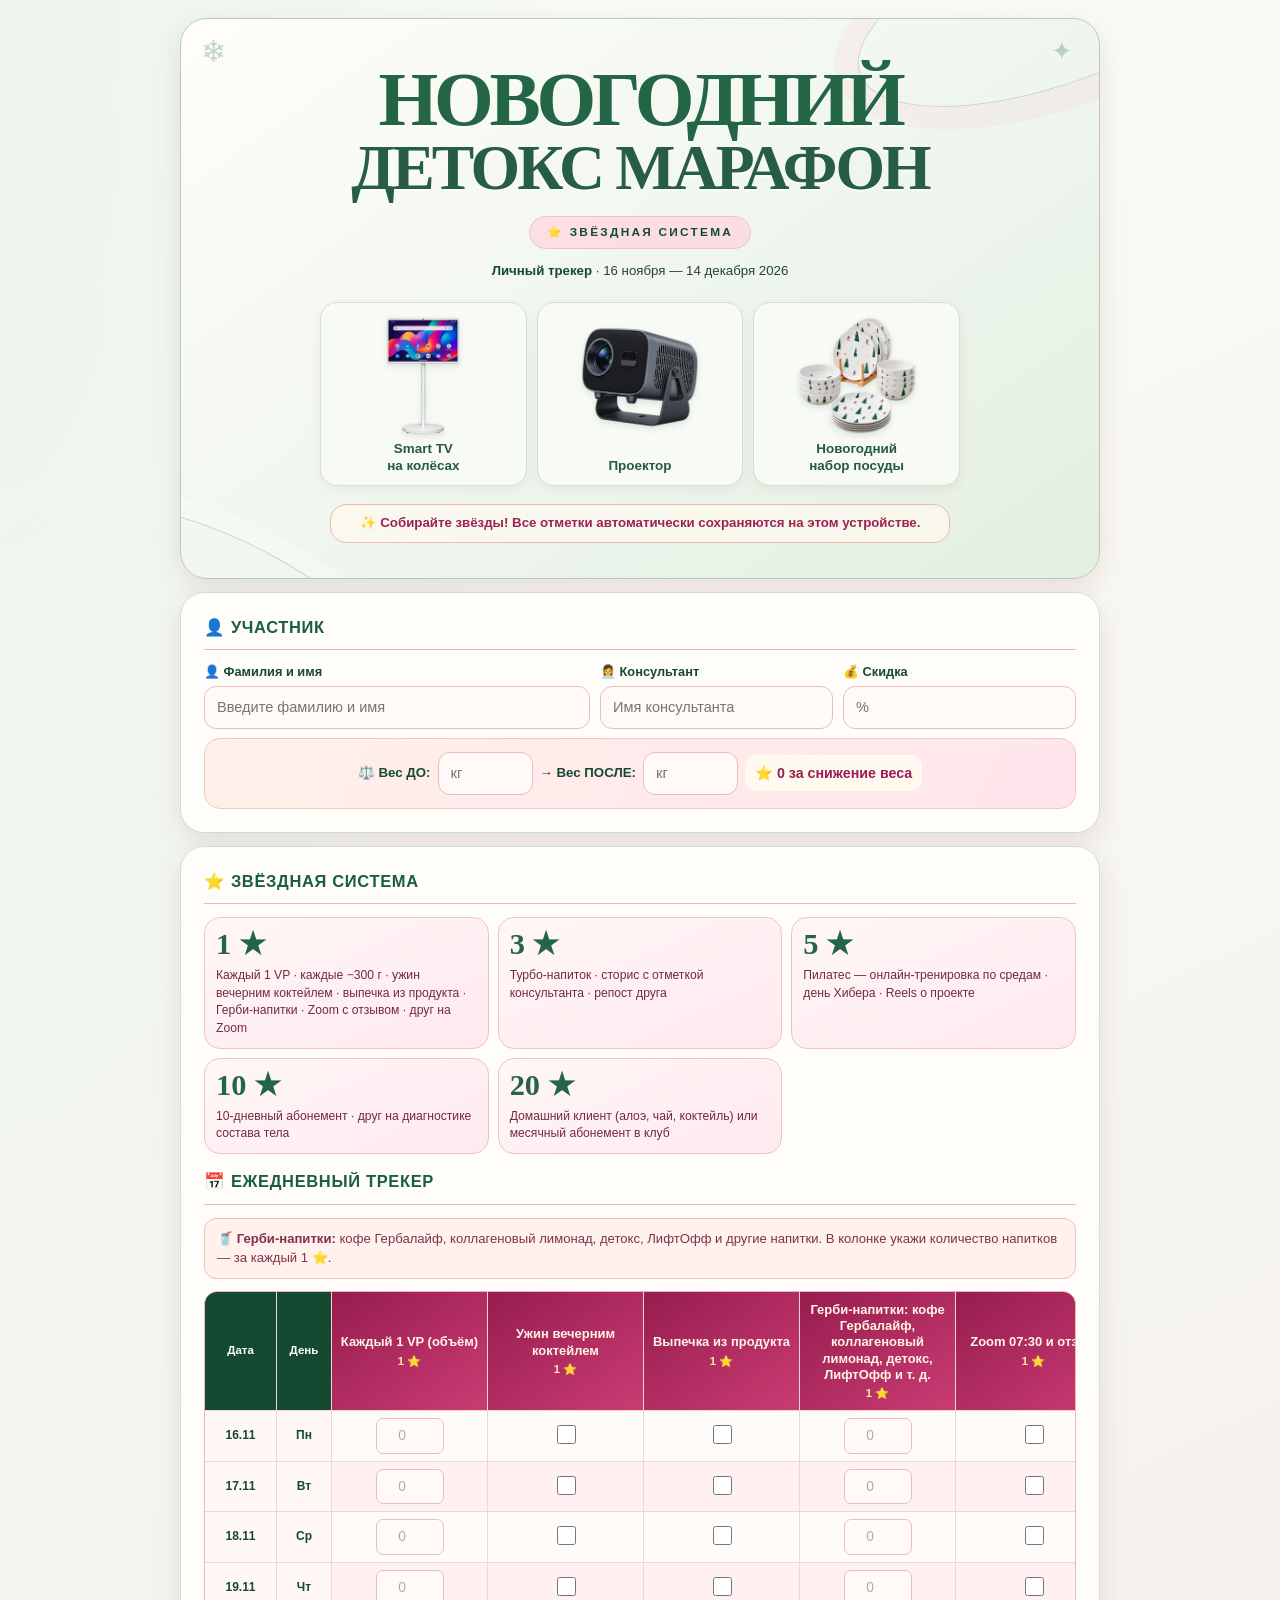
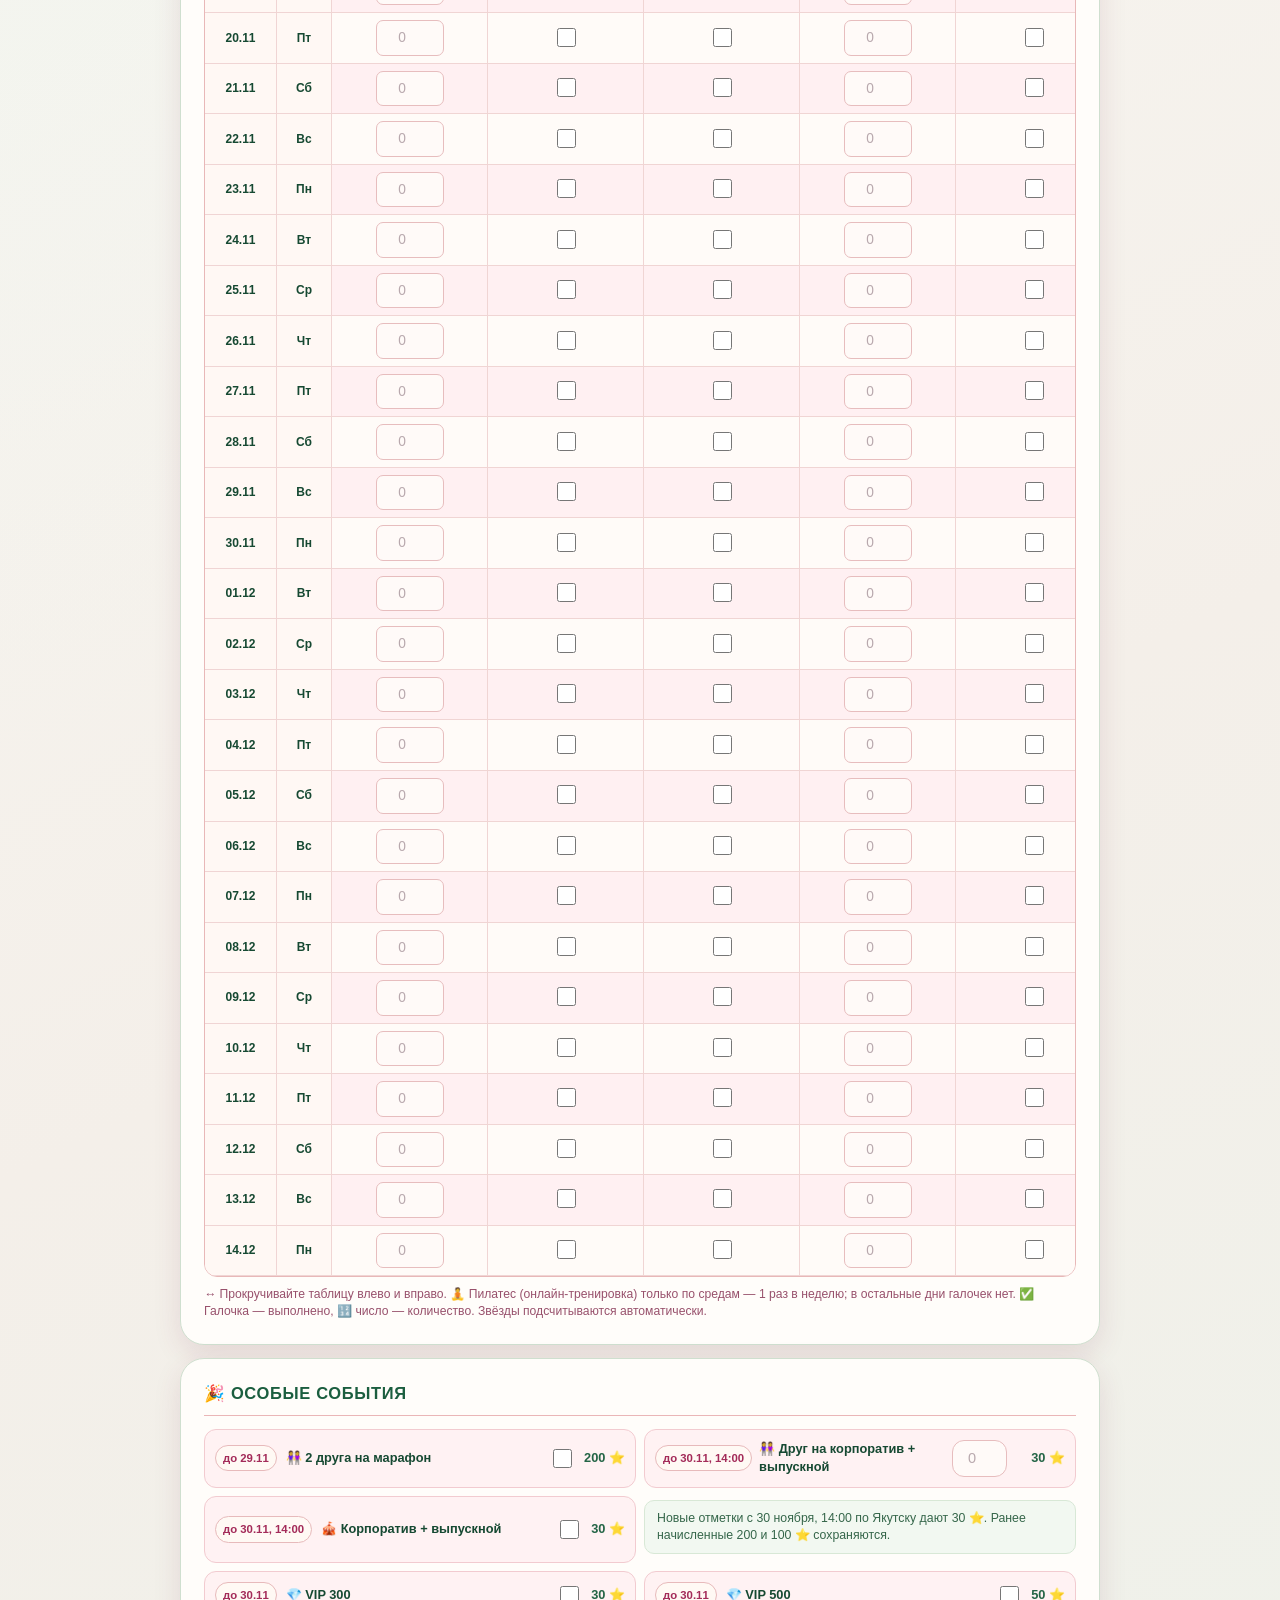
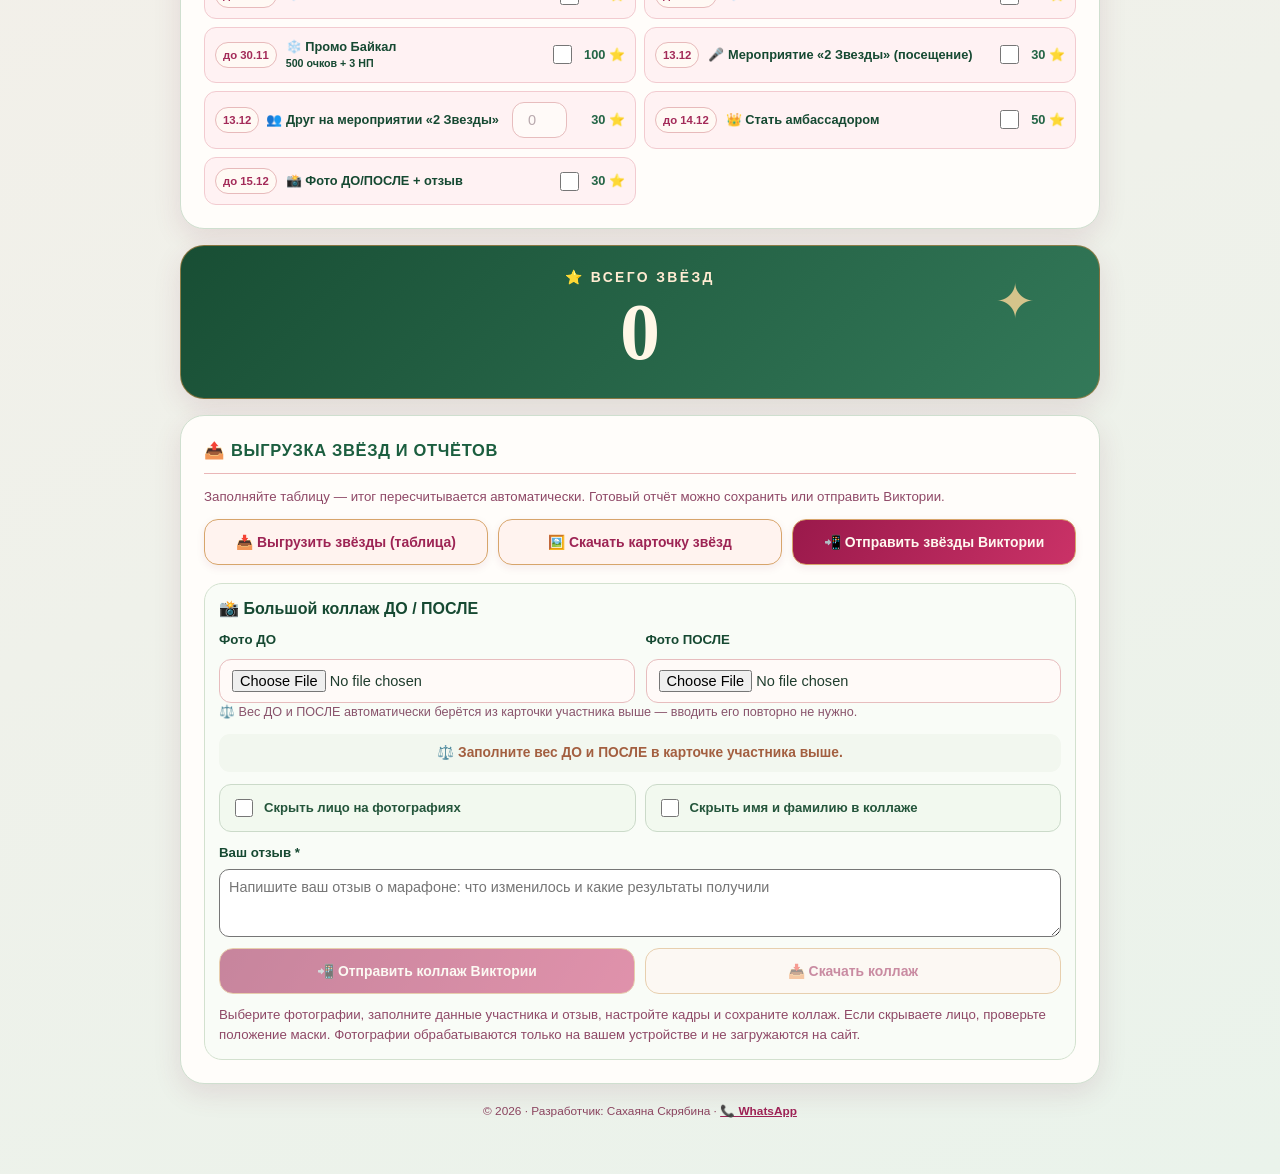
<file: detox/index.html>
<!DOCTYPE html>
<html lang="ru">
<head>
  <meta charset="UTF-8">
  <meta name="viewport" content="width=device-width, initial-scale=1.0, maximum-scale=1.0, user-scalable=yes">
  <title>Новогодний Детокс Марафон — звёздный трекер</title>
  
  <link rel="manifest" href="./manifest.webmanifest?v=9">
  <link rel="icon" type="image/png" href="./app-icon-detox-green-20261117.png?v=9">
  <link rel="apple-touch-icon" sizes="180x180" href="./app-icon-detox-green-20261117.png?v=9">
  <meta name="apple-mobile-web-app-capable" content="yes">
  <meta name="apple-mobile-web-app-status-bar-style" content="black-translucent">
  <meta name="apple-mobile-web-app-title" content="Детокс Марафон">
  <meta name="theme-color" content="#A61852">
  
  <style>
  :root { --wine:#831e40;--berry:#bc2158;--pink:#ed78a0;--blush:#ffe4e9;--cream:#fff7ef;--gold:#bf8642;--goldlight:#f3cf91;--ink:#55223b; }
  *{box-sizing:border-box}
  html{scroll-behavior:smooth}
  body{margin:0;padding:18px 10px 36px;color:var(--ink);line-height:1.42;font-family:-apple-system,BlinkMacSystemFont,"Segoe UI",Roboto,Arial,sans-serif;
    background:radial-gradient(ellipse at 0% 1%,#f7afc5 0,transparent 42%),
    radial-gradient(ellipse at 100% 33%,#fff4e4 0,transparent 44%),
    radial-gradient(ellipse at 3% 95%,#ed94b2 0,transparent 42%),
    linear-gradient(145deg,#ffe2e8,#fdf3ed 38%,#f9bfd0 100%);min-height:100vh}
  body:before{content:"";position:fixed;inset:0;pointer-events:none;opacity:.24;background:
    repeating-linear-gradient(133deg,transparent 0,transparent 118px,rgba(255,255,255,.52) 122px,transparent 154px);
    mask-image:linear-gradient(to bottom,#000,transparent 76%)}
  .container{position:relative;max-width:920px;margin:0 auto}
  .hero,.section,.total-box{position:relative;overflow:hidden;border:1px solid rgba(189,132,66,.65);box-shadow:0 9px 28px rgba(121,43,75,.12)}
  .hero{border-radius:27px;padding:26px 18px 22px;text-align:center;background:
    radial-gradient(ellipse at 95% -18%,rgba(255,255,255,.96),transparent 61%),
    radial-gradient(ellipse at 0 95%,rgba(233,69,123,.25),transparent 58%),
    linear-gradient(138deg,#fff8f0,#ffe3e8 55%,#fac5d8)}
  .hero:before,.hero:after{content:"";position:absolute;border:1px solid rgba(191,134,66,.38);border-radius:50%;pointer-events:none}
  .hero:before{width:420px;height:160px;transform:rotate(-20deg);top:-98px;right:-170px;box-shadow:0 0 0 24px rgba(248,172,193,.12)}
  .hero:after{width:370px;height:135px;transform:rotate(29deg);bottom:-107px;left:-125px;box-shadow:0 0 0 20px rgba(255,255,255,.23)}
  .eyebrow{position:relative;z-index:1;color:var(--wine);font-size:.8rem;font-weight:650;letter-spacing:.35em;text-transform:uppercase}
  .hero h1{position:relative;z-index:1;margin:8px auto 4px;max-width:880px;font-family:Georgia,"Times New Roman",serif;
    font-size:clamp(2rem,8vw,4.8rem);font-weight:700;line-height:.98;letter-spacing:-.055em;color:var(--berry);text-shadow:0 2px 0 rgba(255,255,255,.64)}
  .hero h1 span{display:block;color:var(--gold);font-size:.83em;letter-spacing:-.045em}
  .subhead{position:relative;z-index:1;display:inline-block;margin:12px auto 8px;padding:7px 17px;color:var(--wine);letter-spacing:.19em;
    text-transform:uppercase;font-weight:600;font-size:.74rem;border-radius:99px;background:rgba(255,212,221,.7);border:1px solid #f5bfce}
  .hero-bottom{position:relative;z-index:1;display:flex;align-items:center;justify-content:center;flex-wrap:wrap;gap:8px 16px;margin-top:5px;font-size:.83rem}
  .hero-bottom strong{color:var(--wine)}
  .hero-price{background:linear-gradient(135deg,#9b1749,#cc3567);color:#fff6e9;padding:8px 17px;border:1px solid var(--goldlight);border-radius:50px;box-shadow:0 3px 10px #9b174933}
  .section{background:rgba(255,250,248,.94);border-radius:24px;padding:18px;margin:13px 0}
  .section-title{font-weight:800;font-size:1.03rem;letter-spacing:.04em;color:var(--wine);margin:0 0 13px;padding-bottom:10px;border-bottom:1px solid #eab6b7}
  .row{display:flex;gap:10px;flex-wrap:wrap;margin-bottom:9px}
  .field{display:flex;flex:1 1 180px;flex-direction:column;gap:5px}
  label,.special-label{font-weight:650;font-size:.8rem;color:var(--wine)}
  input,select{background:#fffaf8;color:var(--ink);border:1px solid #e7bdbe;border-radius:12px;font:inherit;font-size:.91rem;padding:10px 12px;max-width:100%;min-width:0}
  .field input{width:100%}
  input:focus-visible{outline:3px solid #ee91b7;outline-offset:1px;border-color:var(--berry)}
  input[type="checkbox"]{accent-color:var(--berry);width:19px;height:19px;cursor:pointer}
  .weight-block{background:linear-gradient(115deg,#fff0e9,#ffe5ec);border:1px solid #f0c6c6;border-radius:16px;padding:13px}
  .weight-row{display:flex;align-items:center;flex-wrap:wrap;justify-content:center;gap:7px}
  .weight-row input{width:95px;font-size:.93rem}
  .weight-row strong{color:var(--wine);font-size:.83rem}
  .weight-result{display:inline-block;margin:3px 0;padding:8px 10px;border-radius:12px;font-weight:800;color:#971d52;background:#fff9f0;font-size:.89rem}
  .reward-guide{display:grid;grid-template-columns:repeat(2,minmax(0,1fr));gap:9px;margin-bottom:16px}
  .reward-card{padding:10px 11px;background:linear-gradient(155deg,#fff7f6,#ffe9ef);border:1px solid #f0c3c5;border-radius:16px}
  .reward-card:last-child{grid-column:1 / -1}
  .drink-examples{margin:0 0 12px;padding:10px 12px;color:#82304f;font-size:.82rem;line-height:1.5;background:#fff1ec;border:1px solid #e9c3bc;border-radius:12px}
  .reward-score{font-family:Georgia,serif;color:var(--berry);font-size:1.9rem;font-weight:700;line-height:1.1;white-space:nowrap}
  .reward-list{margin-top:5px;color:#722944;font-size:.76rem;line-height:1.47;overflow-wrap:anywhere}
  .table-container{width:100%;overflow-x:auto;border:1px solid #e8b8b8;border-radius:13px;overscroll-behavior-x:contain;scrollbar-color:#c84078 #ffe4eb}
  table{border-collapse:separate;border-spacing:0;width:max-content;min-width:100%;font-size:.75rem}
  th,td{border-right:1px solid #f0d5d4;border-bottom:1px solid #f0d5d4;text-align:center;min-width:81px;padding:7px 5px}
  th{position:sticky;top:0;z-index:1;background:linear-gradient(145deg,#971d4e,#ca3c73);color:#fff4e6;font-size:.72rem;line-height:1.18;white-space:normal}
  th small{display:block;margin-top:4px;color:#ffe6b3;font-size:.7rem}
  .table-container th.task-head{min-width:145px;max-width:166px;width:156px;white-space:normal;vertical-align:middle;padding:10px 8px;overflow-wrap:break-word;hyphens:auto}
  .task-label{display:block;line-height:1.25;font-size:.81rem;font-weight:750}
  @media(max-width:520px){.table-container th.task-head{min-width:130px;max-width:145px;width:138px;padding:10px 6px}.task-label{font-size:.77rem}}
  tbody tr:nth-child(even) td{background:#fff0f2}
  tbody tr:nth-child(odd) td{background:#fffbf8}
  .sticky-col,.sticky-col2{position:sticky;z-index:3;min-width:72px;width:72px;left:0;background:#fff8f4!important;font-weight:750;color:var(--wine)}
  .sticky-col2{z-index:3;left:72px;min-width:55px;width:55px}
  th.sticky-col,th.sticky-col2{z-index:5;background:var(--wine)!important;color:white}
  td input[type="number"]{width:68px;text-align:center;padding:7px 4px;border-radius:7px;font-size:.86rem}
  /* Light guidance only: no number is saved or counted until participant enters one. */
  .table-container input[type="number"]::placeholder,
  .special-row input[type="number"]::placeholder{color:#b8a8ad;opacity:1;font-weight:400}
  td input[type="checkbox"]{width:19px;height:19px}
  .note{margin:9px 0 0;color:#98516c;font-size:.76rem}
  .special-block{display:grid;grid-template-columns:repeat(2,minmax(0,1fr));gap:8px}
  .special-row{display:flex;align-items:center;flex-wrap:wrap;gap:9px;border:1px solid #f2cbd0;border-radius:12px;background:#fff2f3;padding:10px}
  .event-date{display:inline-flex;padding:4px 7px;border:1px solid #e7babb;border-radius:40px;background:#fff9f4;color:#a32b59;font-size:.71rem;font-weight:800;white-space:nowrap}
  .special-row .special-label{flex:1 1 150px}
  .special-row span:last-child{color:var(--berry);font-weight:800;white-space:nowrap}
  .special-row input[type="number"]{width:65px;text-align:center;padding:7px}
  .special-row.friend-event-row{display:grid;grid-template-columns:max-content minmax(0,1fr) 55px 51px;align-items:center;column-gap:7px;flex-wrap:nowrap}
  .friend-event-row .special-label{min-width:0;flex:none;overflow-wrap:break-word}
  .special-row.friend-event-row input[type="number"]{width:55px;min-width:0;padding:7px 3px;justify-self:end}
  .friend-event-row span:last-child{justify-self:end;white-space:nowrap;text-align:right}
  .total-box{text-align:center;margin:16px 0;padding:22px 16px;border-radius:24px;color:#fff7e7;background:
    radial-gradient(ellipse at 90% 0,rgba(255,225,177,.24),transparent 42%),
    linear-gradient(135deg,#921c4c,#c82d64 56%,#7f214a)}
  .total-box:after{content:"✦";position:absolute;right:7%;top:14%;font-size:3rem;color:#ffd99a;opacity:.8}
  .total-label{color:#ffebd2;font-size:.87rem;letter-spacing:.17em;font-weight:750}
  .total-value{font-family:Georgia,serif;font-size:clamp(3rem,12vw,5rem);line-height:1.1;font-weight:700}
  .footer{text-align:center;color:#8b4560;font-size:.74rem;margin:19px 8px}
  .footer a{color:#9e2356;font-weight:700}
  @media(min-width:700px){.hero{padding:35px 32px}.section{padding:23px}.reward-guide{grid-template-columns:repeat(3,minmax(0,1fr))}.reward-card:last-child{grid-column:auto}}
  @media(max-width:520px){body{padding:8px 7px 28px}.hero{padding:24px 10px 20px;border-radius:20px}.section{padding:13px 10px;border-radius:19px;margin:10px 0}.special-block{grid-template-columns:1fr}
    .reward-card{padding:9px}.reward-score{font-size:1.7rem}.reward-list{font-size:.72rem}.sticky-col{min-width:64px;width:64px}.sticky-col2{min-width:49px;width:49px;left:64px}th,td{min-width:76px}}

  .prize-strip{display:flex;justify-content:center;align-items:center;flex-wrap:wrap;gap:7px;flex-basis:100%;margin-top:5px}
  .prize-pill{display:inline-flex;align-items:center;gap:5px;padding:7px 10px;color:#8e2c57;background:rgba(255,249,245,.84);border:1px solid #d9ad81;border-radius:30px;font-size:.73rem;font-weight:750}
  .prize-icon{height:24px;width:24px;flex:none;color:#a22b5e}
  @media(max-width:520px){.prize-pill{padding:5px 7px;font-size:.66rem}.prize-icon{height:20px;width:20px}}
  .hero-win{flex-basis:100%;font-weight:750;color:#992451;line-height:1.42;max-width:620px;margin:5px auto 0;padding:9px 14px;border-radius:16px;background:rgba(255,248,239,.75);border:1px solid #eebba8}
  .share-section p{margin:0 0 13px}
  .share-text,.share-hint{color:#8f4967;font-size:.83rem;line-height:1.5}
  .action-buttons{display:flex;flex-wrap:wrap;gap:10px;margin:11px 0}
  .action-btn{display:inline-flex;align-items:center;justify-content:center;flex:1 1 190px;min-height:46px;cursor:pointer;padding:11px 14px;border-radius:14px;text-decoration:none;text-align:center;font-size:.87rem;font-weight:750;line-height:1.3;border:1px solid #d7a56b;font-family:inherit;box-shadow:0 3px 9px rgba(131,30,64,.08)}
  .action-btn.main{background:linear-gradient(120deg,#9a194b,#ca3267);color:#fff8f0}
  .action-btn.light{background:#fff3ef;color:#9d2454}
  .action-btn:focus-visible{outline:3px solid #ec70a1;outline-offset:2px}
  .photos-panel{background:linear-gradient(135deg,#fff3ef,#ffe9f1);border:1px solid #f0c8cb;padding:14px;border-radius:18px;margin-top:18px}
  .photos-title{font-weight:800;color:var(--wine);margin-bottom:10px}
  .photo-weight-hint{margin:10px 0 12px;color:#89546c;font-size:.79rem;line-height:1.45}
  .collage-weight-fields{display:grid;grid-template-columns:repeat(2,minmax(0,1fr));gap:10px;padding:12px;margin:11px 0;background:#fffaf8;border:1px solid #e5b8c6;border-radius:14px}
  .collage-weight-fields .photo-field{margin:0}
  .collage-weight-fields input{width:100%;margin-top:5px;min-width:0;background:white;font-size:1rem;text-align:center;font-weight:750}
  .photo-weight-status{grid-column:1/-1;font-weight:800;font-size:.86rem;text-align:center;color:#992552;margin-top:2px}
  .photo-weight-status.warning{color:#ac4f5b}
  .photo-weight-status strong{font-size:1.1rem;color:#a72254}
  .photo-inputs{display:grid;grid-template-columns:repeat(2,minmax(0,1fr));gap:11px}
  .photo-field{display:block;min-width:0;margin-bottom:9px;font-size:.83rem;color:var(--wine);font-weight:700}
  .photo-field input[type=file],.photo-field textarea{display:block;width:100%;margin-top:6px;max-width:none;padding:9px;background:white;border-radius:10px}
  .photo-field input[type=file]{font-size:.75rem}
  .photo-field textarea{font-family:inherit;font-size:.9rem;resize:vertical}
  .share-hint{margin:11px 0 0!important}
  .collage-preview-box{margin:12px 0 6px;background:#fff9f6;border:1px solid #e3b6af;border-radius:16px;padding:11px}
  .crop-editor{margin:13px 0;padding:13px 10px 15px;background:linear-gradient(145deg,#fffaf7,#ffe9ef);border:1px solid #dfb1aa;border-radius:17px}
  .crop-editor[hidden]{display:none!important}
  .crop-title{font-weight:800;font-size:1.02rem;color:#992653;text-align:center}
  .crop-help,.crop-note{font-size:.79rem;color:#885268;line-height:1.5;margin:7px 2px 12px}
  .crop-note{text-align:center;margin:9px 2px 0}
  .crop-pair{display:grid;grid-template-columns:repeat(2,minmax(0,1fr));gap:12px}
  .crop-side{min-width:0;display:flex;flex-direction:column;align-items:stretch;gap:5px}
  .crop-side-title{font-weight:800;font-size:.86rem;text-align:center;color:#ab2c60}
  .crop-frame{position:relative;width:100%;aspect-ratio:504/708;background:#fff7f3;border:2px solid #c89a68;overflow:hidden;border-radius:11px;touch-action:none}
  .crop-frame canvas{width:100%;height:100%;display:block;touch-action:none;cursor:grab}
  .crop-frame canvas:active{cursor:grabbing}
  .crop-guides{position:absolute;inset:0;pointer-events:none;background:linear-gradient(to bottom,transparent 27%,rgba(255,255,255,.72) 27%,rgba(255,255,255,.72) 27.5%,transparent 27.5%,transparent 70%,rgba(255,255,255,.7) 70%,rgba(255,255,255,.7) 70.5%,transparent 70.5%);filter:drop-shadow(0 1px 1px rgba(100,30,50,.3))}
  .crop-zoom-label{font-weight:750;font-size:.72rem;color:#853850;display:flex;justify-content:space-between;gap:3px}
  .crop-zoom-label output{color:#b52361}
  .crop-slider{width:100%;padding:0;accent-color:#bb2963;height:29px;cursor:pointer}
  .crop-reset,.crop-edit-again{font-family:inherit;font-weight:750;font-size:.76rem;color:#9d2458;border:1px solid #e5bbc0;background:#fff8f6;border-radius:10px;padding:8px 7px;cursor:pointer}
  .crop-edit-again{margin-left:auto;white-space:nowrap}
  .crop-apply{width:100%;margin-top:13px}
  @media(max-width:520px){.crop-editor{padding:11px 7px}.crop-pair{gap:7px}.crop-zoom-label{font-size:.68rem}.crop-edit-again{font-size:.69rem;padding:7px 5px}}
  
  .collage-preview-box[hidden]{display:none!important}
  .collage-heading{font-size:.86rem;color:#942853;font-weight:800;min-width:0}
  .collage-heading-row{display:flex;justify-content:space-between;align-items:center;gap:8px;margin:0 0 9px}
  .photo-slot{min-width:0}
  .file-picker-row{display:flex;align-items:center;gap:7px;min-width:0}
  .file-picker-row input[type="file"]{flex:1;min-width:0;margin-top:0}
  .photo-remove{display:inline-flex;align-items:center;justify-content:center;flex:0 0 40px;width:40px;height:40px;border:1px solid #e3a2b5;border-radius:11px;background:#fff5f4;color:#a21f50;font-size:1.3rem;font-weight:750;cursor:pointer;line-height:1}
  .photo-remove[hidden]{display:none!important}
  .photo-remove:focus-visible{outline:3px solid #d35082;outline-offset:2px}
  .photo-remove:active{background:#f9dce7}
  .collage-remove{flex:0 0 38px;width:38px;height:38px}
  @media(max-width:520px){.file-picker-row input[type="file"]{font-size:.72rem}.photo-remove{flex-basis:39px;width:39px;height:39px}}
  .collage-preview{display:block;width:100%;height:auto;border-radius:11px;border:1px solid #e9bcbd;box-shadow:0 4px 12px rgba(98,30,62,.11)}
  .action-btn:disabled{cursor:default;opacity:.52;box-shadow:none}
  @media(max-width:520px){.photo-inputs{grid-template-columns:1fr}.action-btn{flex-basis:100%}}


  .prize-gallery{display:grid;grid-template-columns:repeat(3,minmax(0,1fr));gap:10px;flex-basis:100%;width:100%;max-width:640px;margin:10px auto 5px}
  .prize-item{min-width:0;display:flex;flex-direction:column;justify-content:space-between;align-items:center;overflow:hidden;background:linear-gradient(145deg,#fffaf6,#fff2f2);border:1.5px solid #d3a06b;border-radius:17px;padding:10px 6px 11px;box-shadow:0 3px 11px rgba(155,55,94,.08)}
  .prize-image{display:block;width:100%;height:145px;object-fit:contain;object-position:center;filter:drop-shadow(0 5px 4px rgba(110,36,58,.15))}
  .prize-label{font-size:.84rem;color:#8f2756;font-weight:800;line-height:1.2;text-align:center;margin-top:4px}
  @media(max-width:520px){.prize-gallery{gap:6px}.prize-item{padding:6px 3px 8px;border-radius:13px}.prize-image{height:102px}.prize-label{font-size:.72rem}}
  
  /* Calm winter palette: pine green, ivory and restrained gold */
  :root{--wine:#164932;--berry:#246546;--pink:#9abd9e;--blush:#eff4ea;--cream:#fffdf8;--gold:#b4a17b;--goldlight:#e7d8af;--ink:#203d2e}
  body{background:radial-gradient(ellipse at 0 0,#edf4ed,transparent 38%),linear-gradient(155deg,#fafdf9,#f4efe9 56%,#eaf3eb);color:#244333}
  body:before{opacity:.08}
  .hero{background:linear-gradient(145deg,#fffdf8,#edf5ed 60%,#e4efdf);border-color:#b6cdb2}
  .hero:before,.hero:after{border-color:#c9d8c7}
  .hero h1 span{color:#275e43}
  .section{background:#fffdfa;border-color:#cfdfcf}
  .section-title{color:#1b5e3f}
  .total-box{background:linear-gradient(135deg,#184e34,#337959)}
  .prize-gallery{margin-top:14px}
  .prize-item{background:#f7faf5;border-color:#d5e1d0}
  .prize-photo{display:block;flex:0 0 auto;width:min(100%,104px);aspect-ratio:1;background-image:url([data-uri]);background-repeat:no-repeat;background-size:300% 100%}
  .prize-tv{background-position:left center}
  .prize-projector{background-position:center center}
  .prize-plates{background-position:right center}
  @media(max-width:520px){.prize-photo{width:min(100%,95px)}}
  .prize-label{color:#255940}
  .offline-status{position:relative;z-index:1;margin:9px auto 0;padding:9px 12px;max-width:620px;border-radius:12px;border:1px solid #d5e7d6;background:rgba(255,255,255,.68);font-size:.74rem;line-height:1.4;color:#315b42}
  .privacy-options{display:grid;grid-template-columns:repeat(2,minmax(0,1fr));gap:9px;margin:12px 0}
  .privacy-option{display:flex;align-items:center;gap:8px;padding:11px;border-radius:12px;background:#f2f9ef;border:1px solid #cbdac9;color:#24553b;font-size:.82rem;font-weight:750;cursor:pointer}
  .privacy-option input{accent-color:#275b43;flex:none;width:18px;height:18px}
  .face-controls{padding:13px;border:1px solid #d0dbc9;background:#f6fbf2;border-radius:14px;margin-bottom:12px}
  .face-controls[hidden],.mask-drag[hidden]{display:none!important}
  .face-controls label{font-size:.78rem;font-weight:750;color:#28533f}
  .face-controls input{display:block;width:100%;accent-color:#306a49;margin:8px 0}
  .mask-drag{position:absolute;left:50%;top:26%;width:45%;aspect-ratio:1;transform:translate(-50%,-50%);border-radius:50%;background:#244935;box-shadow:0 0 0 3px rgba(255,255,255,.95);display:flex;align-items:center;justify-content:center;color:white;font-size:.69rem;font-weight:800;line-height:1.2;text-align:center;touch-action:none;cursor:grab;z-index:3;padding:3px;user-select:none}
  .crop-guides{pointer-events:none}
  .photo-weight-status{padding:9px 12px;background:#f2f7ef;border-radius:11px;margin:7px 0;color:#225e3d}
  .photo-weight-status.warning{color:#a35f40}
  .photos-panel{background:#f9fcf7;border-color:#d3e1cf}
  .collage-preview-box{background:#fbfdfa;border-color:#d5e1d0}
  @media(max-width:520px){.privacy-options{grid-template-columns:1fr}.mask-drag{font-size:.57rem}}
  .face-controls select{width:100%;margin:5px 0 12px;padding:9px 12px;border:1px solid #c4d9c6;border-radius:10px;background:#fffdf7;color:#28533f;font-size:1rem}
  .mask-drag{container-type:inline-size;border-radius:28%;background:#ffe17b;box-shadow:0 0 0 3px rgba(255,255,255,.92),0 2px 9px #1d4b3240;overflow:hidden}
  .mask-drag span{display:block;font-size:85cqw;line-height:1;white-space:nowrap;pointer-events:none}
  /* On narrow phones show each photo full-width, not two tiny thumbnails. */
  /* Large export preview reaches the edges of the panel. */
  .collage-preview-box{padding:7px}
  @media(max-width:520px){.collage-preview-box{padding:4px;border-radius:11px}.collage-preview{border-radius:6px}}
  .collage-preview{border-radius:8px}
  .field-full-name{flex:2 1 280px}
  .promo-rate-note{font-size:.77rem;line-height:1.4;color:#35664a;background:#f2f8f1;border:1px solid #d8e8d6;border-radius:10px;padding:9px 12px;margin:4px 0 9px}
  .holiday-snow{position:absolute;z-index:1;pointer-events:none;color:#679578;opacity:.38;font-family:Georgia,serif}
  .snow-left{top:12px;left:20px;font-size:30px}
  .snow-right{top:15px;right:26px;font-size:26px}
  @media(max-width:520px){.snow-left{left:9px}.snow-right{right:10px}}
</style>
  <!-- Crisp original cutouts; stored on the same site, not external image hosts -->
  <link rel="stylesheet" href="./prizes-hq.css?v=20261116-3">
</head>
<body>

<div class="container">
  <header class="hero">
    <span class="holiday-snow snow-left" aria-hidden="true">❄</span>
    <span class="holiday-snow snow-right" aria-hidden="true">✦</span>
    <h1>НОВОГОДНИЙ <span>ДЕТОКС МАРАФОН</span></h1>
    <div class="subhead">⭐ Звёздная система</div>
    <div class="hero-bottom">
      <span><strong>Личный трекер</strong> · 16 ноября — 14 декабря 2026</span>
      <div class="prize-gallery" aria-label="Главные призы марафона">
        <div class="prize-item"><span class="prize-photo prize-tv" role="img" aria-label="Мобильный Smart TV на колёсах"></span><span class="prize-label">Smart TV<br>на колёсах</span></div>
        <div class="prize-item"><span class="prize-photo prize-projector" role="img" aria-label="Проектор"></span><span class="prize-label">Проектор</span></div>
        <div class="prize-item"><span class="prize-photo prize-plates" role="img" aria-label="Набор новогодней посуды"></span><span class="prize-label">Новогодний<br>набор посуды</span></div>
      </div>
      <div class="hero-win">✨ Собирайте звёзды! Все отметки автоматически сохраняются на этом устройстве.</div>
      
    </div>
  </header>

  <section class="section">
    <div class="section-title">👤 УЧАСТНИК</div>
    <div class="row">
      <div class="field field-full-name"><label for="pFullName">👤 Фамилия и имя</label><input type="text" id="pFullName" autocomplete="name" placeholder="Введите фамилию и имя"></div>
      <div class="field"><label for="pConsultant">👩‍💼 Консультант</label><input type="text" id="pConsultant" placeholder="Имя консультанта"></div>
      <div class="field"><label for="pDiscount">💰 Скидка</label><input type="text" id="pDiscount" placeholder="%"></div>
    </div>
    <div class="weight-block">
      <div class="weight-row">
        <strong>⚖️ Вес ДО:</strong>
        <input type="number" id="pStartWeight" min="0" placeholder="кг" step="0.1" aria-label="Начальный вес">
        <strong>→ Вес ПОСЛЕ:</strong>
        <input type="number" id="pEndWeight" min="0" placeholder="кг" step="0.1" aria-label="Конечный вес">
        <span class="weight-result" id="weightResult">⭐ 0 за снижение веса</span>
      </div>
    </div>
  </section>

  <section class="section">
    <div class="section-title">⭐ ЗВЁЗДНАЯ СИСТЕМА</div>
    <div class="reward-guide">
      <div class="reward-card"><div class="reward-score">1 ★</div><div class="reward-list">Каждый 1 VP · каждые −300 г · ужин вечерним коктейлем · выпечка из продукта · Герби-напитки · Zoom с отзывом · друг на Zoom</div></div>
      <div class="reward-card"><div class="reward-score">3 ★</div><div class="reward-list">Турбо-напиток · сторис с отметкой консультанта · репост друга</div></div>
      <div class="reward-card"><div class="reward-score">5 ★</div><div class="reward-list">Пилатес — онлайн-тренировка по средам · день Хибера · Reels о проекте</div></div>
      <div class="reward-card"><div class="reward-score">10 ★</div><div class="reward-list">10-дневный абонемент · друг на диагностике состава тела</div></div>
      <div class="reward-card"><div class="reward-score">20 ★</div><div class="reward-list">Домашний клиент (алоэ, чай, коктейль) или месячный абонемент в клуб</div></div>
    </div>
    <div class="section-title">📅 ЕЖЕДНЕВНЫЙ ТРЕКЕР</div>
    <p class="drink-examples">🥤 <strong>Герби-напитки:</strong> кофе Гербалайф, коллагеновый лимонад, детокс, ЛифтОфф и другие напитки. В колонке укажи количество напитков — за каждый 1 ⭐.</p>
    <div class="table-container" role="region" aria-label="Таблица звёзд по дням">
      <table>
        <thead><tr id="tableHead"><th class="sticky-col">Дата</th><th class="sticky-col2">День</th></tr></thead>
        <tbody id="tableBody"></tbody>
      </table>
    </div>
    <div class="note">↔️ Прокручивайте таблицу влево и вправо. 🧘 Пилатес (онлайн-тренировка) только по средам — 1 раз в неделю; в остальные дни галочек нет. ✅ Галочка — выполнено, 🔢 число — количество. Звёзды подсчитываются автоматически.</div>
  </section>

  <section class="section">
    <div class="section-title">🎉 ОСОБЫЕ СОБЫТИЯ</div>
    <div class="special-block">
      <label class="special-row"><span class="event-date">до 29.11</span><span class="special-label">👭 2 друга на марафон</span><input type="checkbox" id="twoMarathonFriends"><span>200 ⭐</span></label>
      <label class="special-row friend-event-row"><span class="event-date">до 30.11, 14:00</span><span class="special-label">👭 Друг на корпоратив + выпускной</span><input type="number" min="0" step="1" inputmode="numeric" id="friend" placeholder="0" aria-label="Количество друзей, оплативших корпоратив и выпускной"><span id="friendRewardDisplay" aria-live="polite">200 ⭐</span></label>
      <label class="special-row"><span class="event-date">до 30.11, 14:00</span><span class="special-label">🎪 Корпоратив + выпускной</span><input type="checkbox" id="corporate"><span id="corporateRewardDisplay" aria-live="polite">200 ⭐</span></label>
      <div id="promoRateNote" class="promo-rate-note" role="status" aria-live="polite">До 27.11, 16:00 — 200 ⭐; до 30.11, 14:00 — 100 ⭐; далее — 30 ⭐. Время якутское. Ранее начисленные звёзды сохраняются.</div>
      <label class="special-row"><span class="event-date">до 30.11</span><span class="special-label">💎 VIP 300</span><input type="checkbox" id="vip300"><span>30 ⭐</span></label>
      <label class="special-row"><span class="event-date">до 30.11</span><span class="special-label">💎 VIP 500</span><input type="checkbox" id="vip500"><span>50 ⭐</span></label>
      <label class="special-row"><span class="event-date">до 30.11</span><span class="special-label">❄️ Промо Байкал <small style="display:block">500 очков + 3 НП</small></span><input type="checkbox" id="baikal"><span>100 ⭐</span></label>
      <label class="special-row"><span class="event-date">13.12</span><span class="special-label">🎤 Мероприятие «2 Звезды» (посещение)</span><input type="checkbox" id="twoStars"><span>30 ⭐</span></label>
      <label class="special-row friend-event-row"><span class="event-date">13.12</span><span class="special-label">👥 Друг на мероприятии «2 Звезды»</span><input type="number" min="0" step="1" inputmode="numeric" id="twoStarsFriends" placeholder="0" aria-label="Количество друзей на мероприятии 2 Звезды"><span>30 ⭐</span></label>
      <label class="special-row"><span class="event-date">до 14.12</span><span class="special-label">👑 Стать амбассадором</span><input type="checkbox" id="ambassador"><span>50 ⭐</span></label>
      <label class="special-row"><span class="event-date">до 15.12</span><span class="special-label">📸 Фото ДО/ПОСЛЕ + отзыв</span><input type="checkbox" id="photo"><span>30 ⭐</span></label>
    </div>
  </section>

  <div class="total-box">
    <div class="total-label">⭐ ВСЕГО ЗВЁЗД</div>
    <div class="total-value" id="totalPoints">0</div>
  </div>


  <section class="section share-section">
    <div class="section-title">📤 ВЫГРУЗКА ЗВЁЗД И ОТЧЁТОВ</div>
    <p class="share-text">Заполняйте таблицу — итог пересчитывается автоматически. Готовый отчёт можно сохранить или отправить Виктории.</p>
    <div class="action-buttons">
      <button class="action-btn light" id="downloadStars" type="button">📥 Выгрузить звёзды (таблица)</button>
      <button class="action-btn light" id="downloadCard" type="button">🖼️ Скачать карточку звёзд</button>
      <button class="action-btn main" id="sendStars" type="button">📲 Отправить звёзды Виктории</button>
    </div>
    <div class="photos-panel">
      <div class="photos-title">📸 Большой коллаж ДО / ПОСЛЕ</div>
      <div class="photo-inputs">
        <div class="photo-slot">
          <label class="photo-field" for="beforePhoto">Фото ДО</label>
          <div class="file-picker-row">
            <input type="file" accept="image/*" id="beforePhoto" aria-label="Выбрать фото ДО">
            <button type="button" class="photo-remove" id="removeBefore" aria-label="Удалить фото ДО" title="Удалить фото ДО" hidden>✕</button>
          </div>
        </div>
        <div class="photo-slot">
          <label class="photo-field" for="afterPhoto">Фото ПОСЛЕ</label>
          <div class="file-picker-row">
            <input type="file" accept="image/*" id="afterPhoto" aria-label="Выбрать фото ПОСЛЕ">
            <button type="button" class="photo-remove" id="removeAfter" aria-label="Удалить фото ПОСЛЕ" title="Удалить фото ПОСЛЕ" hidden>✕</button>
          </div>
        </div>
      </div>
      <p class="photo-weight-hint">⚖️ Вес ДО и ПОСЛЕ автоматически берётся из карточки участника выше — вводить его повторно не нужно.</p>
      <div class="photo-weight-status warning" id="photoWeightStatus" role="status" aria-live="polite">Укажите оба значения веса в карточке участника.</div>
      <div class="privacy-options">
        <label class="privacy-option"><input type="checkbox" id="hideFace"> Скрыть лицо на фотографиях</label>
        <label class="privacy-option"><input type="checkbox" id="hideName"> Скрыть имя и фамилию в коллаже</label>
      </div>
      <div id="faceControls" class="face-controls" hidden>
        <p class="photo-weight-hint">😊 Передвиньте смайлик на лицо на каждой фотографии. Проверьте оба кадра: лица автоматически не распознаются.</p>
        <label for="faceEmoji">Смайлик для скрытия лица</label>
        <select id="faceEmoji" aria-label="Выберите смайлик"><option value="😊">😊 Улыбка</option><option value="😍">😍 Глаза-сердечки</option></select>
        <label for="maskSize">Размер смайлика: <output id="maskSizeValue">45%</output></label>
        <input id="maskSize" type="range" min="25" max="85" value="45" step="1">
      </div>
      <label class="photo-field" for="photoReview">Ваш отзыв <span aria-hidden="true">*</span><textarea id="photoReview" placeholder="Напишите ваш отзыв о марафоне: что изменилось и какие результаты получили" rows="3" required aria-required="true"></textarea></label>
      <div class="crop-editor" id="cropEditor" hidden>
        <div class="crop-title">✂️ Подгони фотографии по размеру</div>
        <p class="crop-help">Оба кадра одинаковые, как в марафоне «Перезагрузка». Передвигайте их пальцем и меняйте масштаб, чтобы фигура была хорошо видна. Для скрытия лица установите смайлик на каждом фото.</p>
        <div class="crop-pair" style="display:grid;grid-template-columns:repeat(2,minmax(0,1fr));gap:8px;max-width:430px;margin-inline:auto">
          <div class="crop-side">
            <div class="crop-side-title">ДО</div>
            <div class="crop-frame" style="aspect-ratio:504/708;max-width:190px"><canvas id="cropBefore" width="504" height="708" aria-label="Подвинуть и увеличить фотографию ДО"></canvas><div class="crop-guides" aria-hidden="true"></div><div id="maskDragBefore" class="mask-drag" hidden aria-label="Перетащить смайлик на лицо ДО"><span aria-hidden="true">😊</span></div></div>
            <label class="crop-zoom-label" for="zoomBefore">Масштаб ДО <output id="zoomBeforeValue">100%</output></label>
            <input class="crop-slider" id="zoomBefore" type="range" min="1" max="3.5" step=".01" value="1">
            <button type="button" class="crop-reset" id="resetBefore">↺ Сбросить ДО</button>
          </div>
          <div class="crop-side">
            <div class="crop-side-title">ПОСЛЕ</div>
            <div class="crop-frame" style="aspect-ratio:504/708;max-width:190px"><canvas id="cropAfter" width="504" height="708" aria-label="Подвинуть и увеличить фотографию ПОСЛЕ"></canvas><div class="crop-guides" aria-hidden="true"></div><div id="maskDragAfter" class="mask-drag" hidden aria-label="Перетащить смайлик на лицо ПОСЛЕ"><span aria-hidden="true">😊</span></div></div>
            <label class="crop-zoom-label" for="zoomAfter">Масштаб ПОСЛЕ <output id="zoomAfterValue">100%</output></label>
            <input class="crop-slider" id="zoomAfter" type="range" min="1" max="3.5" step=".01" value="1">
            <button type="button" class="crop-reset" id="resetAfter">↺ Сбросить ПОСЛЕ</button>
          </div>
        </div>
        <button type="button" class="action-btn main crop-apply" id="applyCrop">✓ Готово, создать коллаж</button>
        <p class="crop-note">Кадрируются только края фото. Внешность, пропорции лица и сами изображения не изменяются.</p>
      </div>
      <div class="collage-preview-box" id="collageBox" hidden>
        <div class="collage-heading-row">
          <div class="collage-heading">✨ Ваш готовый коллаж</div>
          <button class="crop-edit-again" id="editCrop" type="button">✂️ Подправить кадры</button>
          <button type="button" class="photo-remove collage-remove" id="removeCollage" aria-label="Удалить коллаж и очистить обе фотографии" title="Удалить коллаж и обе фотографии">✕</button>
        </div>
        <canvas class="collage-preview" id="collagePreview" width="1200" height="1530" aria-label="Большой коллаж ДО и ПОСЛЕ с итогом марафона"></canvas>
      </div>
      <div class="action-buttons">
        <button class="action-btn main" id="sharePhotos" type="button" disabled>📲 Отправить коллаж Виктории</button>
        <button class="action-btn light" id="downloadCollage" type="button" disabled>📥 Скачать коллаж</button>
      </div>
      <p class="share-hint" id="shareStatus" aria-live="polite">Выберите фотографии, заполните данные участника и отзыв, настройте кадры и сохраните коллаж. Если скрываете лицо, проверьте положение маски. Фотографии обрабатываются только на вашем устройстве и не загружаются на сайт.</p>
    </div>
  </section>

  <div class="footer">
    © 2026 · Разработчик: Сахаяна Скрябина · <a href="https://wa.me/message/TD45SYRF66AEK1" target="_blank">📞 WhatsApp</a>
  </div>
</div>

<script>
(function(){
  'use strict';
  const STORAGE_KEY = 'novogodniy_detox_2026_stars_v1';
  const EVENT_STORAGE_PREFIX = 'novogodniy_detox_2026_evt_';
  const VICTORIA_PHONE = '79247611616';
  const DATES = [];
  const DAYS = [];
  const WEEKDAYS = ['Вс','Пн','Вт','Ср','Чт','Пт','Сб'];
  for(let t=Date.UTC(2026,10,16);t<=Date.UTC(2026,11,14);t+=86400000){
    const d = new Date(t);
    DATES.push(String(d.getUTCDate()).padStart(2,'0')+'.'+String(d.getUTCMonth()+1).padStart(2,'0'));
    DAYS.push(WEEKDAYS[d.getUTCDay()]);
  }
  const OLD_DATES=Array.from({length:11},(_,i)=>String(i+1).padStart(2,'0')+'.11');
  const isTrainingDay = i => DAYS[i]==='Ср';
  const ACTIVITIES = [
    {key:'vp',short:'Каждый 1 VP (объём)',title:'Каждый 1 VP (балл объёма)',points:1,type:'num'},
    {key:'dinner',short:'Ужин вечерним коктейлем',title:'Ужин вечерним коктейлем',points:1,type:'check'},
    {key:'bake',short:'Выпечка из продукта',title:'Выпечка из продукта',points:1,type:'check'},
    {key:'drink',short:'Герби-напитки: кофе Гербалайф, коллагеновый лимонад, детокс, ЛифтОфф и т. д.',title:'Герби-напитки (кофе Гербалайф, коллагеновый лимонад, детокс, ЛифтОфф и т. д.) — укажи количество',points:1,type:'num'},
    {key:'zoom',short:'Zoom 07:30 и отзыв',title:'Посещение утреннего Zoom в 07:30 и отзыв',points:1,type:'check'},
    {key:'zoomFriend',short:'Друг на Zoom 07:30',title:'Друг подключился к утреннему Zoom в 07:30 (количество друзей)',points:1,type:'num'},
    {key:'zoomEvening',short:'Zoom 20:00 и отзыв',title:'Посещение вечернего Zoom в 20:00 и отзыв',points:1,type:'check'},
    {key:'zoomEveningFriend',short:'Друг на Zoom 20:00',title:'Друг подключился к вечернему Zoom в 20:00 (количество друзей)',points:1,type:'num'},
    {key:'turbo',short:'Турбо-напиток',title:'Турбо-напиток',points:3,type:'check'},
    {key:'story',short:'Статус / сторис с отметкой консультанта',title:'Статус или сторис с отметкой консультанта',points:3,type:'check'},
    {key:'repost',short:'Друг сделал репост статуса',title:'Друг сделал репост готового статуса (количество)',points:3,type:'num'},
    {key:'training',short:'Пилатес — среда',title:'Онлайн-пилатес по средам',points:5,type:'check'},
    {key:'hiber',short:'День Хибера',title:'День Хибера',points:5,type:'check'},
    {key:'reels',short:'Рилс по теме проекта',title:'Рилс по теме проекта',points:5,type:'check'},
    {key:'sub10',short:'10-дневный абонемент',title:'10-дневный абонемент',points:10,type:'check'},
    {key:'diagnostic',short:'Друг на диагностике состава тела',title:'Друг на диагностике состава тела (количество)',points:10,type:'num'},
    {key:'homeClient',short:'Домашний клиент или месячный абонемент',title:'Домашний клиент или месячный абонемент (количество)',points:20,type:'num'}
  ];
  const EVENT_POINTS = {twoMarathonFriends:200,friend:200,corporate:200,vip300:30,vip500:50,baikal:100,twoStars:30,twoStarsFriends:30,ambassador:50,photo:30};
  const EVENT_LABELS = {friend:'Друг на корпоратив + выпускной',corporate:'Корпоратив + выпускной',twoMarathonFriends:'2 друга на марафон (до 29.11)',vip300:'VIP 300 (до 30.11)',vip500:'VIP 500 (до 30.11)',baikal:'Промо Байкал: 500 очков + 3 НП (до 30.11)',twoStars:'Посещение мероприятия «2 Звезды» (13.12)',twoStarsFriends:'Друг на мероприятии «2 Звезды» (13.12)',ambassador:'Стать амбассадором (до 14.12)',photo:'Фото ДО/ПОСЛЕ + отзыв (до 15.12)'};
  const EVENT_IDS = Object.keys(EVENT_POINTS);
  // Three reward tiers, at Yakutsk local time (UTC+09:00).
  const PROMO_200_END = Date.parse('2026-11-27T16:00:00+09:00');
  const PROMO_100_END = Date.parse('2026-11-30T14:00:00+09:00');
  const PROMO_FRIEND_KEY = 'novogodniy_detox_2026_promo_friend_count_v1';
  const PROMO_CORPORATE_KEY = 'novogodniy_detox_2026_promo_corporate_v1';
  const PROMO_HISTORY_KEY = 'novogodniy_detox_2026_promo_tiers_v2';
  const PROMO_RATES=[200,100,30];
  let promoFriends={200:0,100:0,30:0},corporateRate=0;
  function currentPromoRate(now=Date.now()){
    return now<PROMO_200_END?200:now<PROMO_100_END?100:30;
  }
  function eventCount(id){
    const el=$(id);
    return el.type==='checkbox'?(el.checked?1:0):normalise({type:'num'},el.value);
  }
  function loadPromoHistory(){
    let old=null;
    try{old=JSON.parse(get(PROMO_HISTORY_KEY)||'null')}catch(e){}
    if(old && old.friends && typeof old.friends==='object'){
      PROMO_RATES.forEach(rate=>promoFriends[rate]=normalise({type:'num'},old.friends[rate]));
      corporateRate=PROMO_RATES.includes(old.corporate)?old.corporate:0;
      return;
    }
    const count=eventCount('friend'),checked=!!$('corporate').checked;
    const savedFriend=get(PROMO_FRIEND_KEY),savedCorp=get(PROMO_CORPORATE_KEY);
    // Previous versions had only 200/30 and no timestamps. Preserve documented
    // early bonuses; through the newly extended first window all saved entries qualify for 200.
    const rate=currentPromoRate();
    const early=rate===200||savedFriend===null?count:Math.min(count,normalise({type:'num'},savedFriend));
    promoFriends[200]=early;
    promoFriends[rate]+=count-early;
    corporateRate=checked?(rate===200||savedCorp===null||savedCorp==='true'?200:rate):0;
  }
  function syncPromoHistory(){
    const count=eventCount('friend'),rate=currentPromoRate();
    const recorded=PROMO_RATES.reduce((sum,r)=>sum+promoFriends[r],0);
    if(count>recorded)promoFriends[rate]+=count-recorded;
    else if(count<recorded){
      let remove=recorded-count;
      [30,100,200].forEach(r=>{
        const n=Math.min(remove,promoFriends[r]);promoFriends[r]-=n;remove-=n;
      });
    }
    if(!$('corporate').checked)corporateRate=0;
    else if(!corporateRate)corporateRate=rate;
    set(PROMO_HISTORY_KEY,JSON.stringify({friends:promoFriends,corporate:corporateRate}));
  }
  function promotionStars(id){
    if(id==='friend')return PROMO_RATES.reduce((sum,r)=>sum+promoFriends[r]*r,0);
    if(id==='corporate')return eventCount(id)?corporateRate||currentPromoRate():0;
    return eventCount(id)*EVENT_POINTS[id];
  }
  function friendBreakdown(){
    return PROMO_RATES.filter(r=>promoFriends[r]>0).map(r=>promoFriends[r]+' × '+r).join(' + ');
  }
  function refreshPromoDisplay(){
    const rate=currentPromoRate();
    const used=PROMO_RATES.filter(r=>promoFriends[r]>0);
    $('friendRewardDisplay').textContent=used.length>1?friendBreakdown()+' ⭐':(used[0]||rate)+' ⭐';
    $('corporateRewardDisplay').textContent=($('corporate').checked&&corporateRate?corporateRate:rate)+' ⭐';
    $('promoRateNote').textContent=rate===200
      ?'До 27.11, 16:00 — 200 ⭐. Затем до 30.11, 14:00 — 100 ⭐, далее — 30 ⭐. Время якутское.'
      :rate===100
        ?'До 30 ноября, 14:00 по Якутску новые отметки дают 100 ⭐, далее — 30 ⭐. Ранее начисленные 200 ⭐ сохраняются.'
        :'Новые отметки с 30 ноября, 14:00 по Якутску дают 30 ⭐. Ранее начисленные 200 и 100 ⭐ сохраняются.';
  }
  const PROFILE_IDS = ['pFullName','pConsultant','pDiscount','pStartWeight','pEndWeight'];
  const PROFILE_STORAGE = {pFullName:'detox2026_full_name',pConsultant:'detox2026_cons',pDiscount:'detox2026_discount',pStartWeight:'detox2026_ws',pEndWeight:'detox2026_we'};
  const $ = id => document.getElementById(id);
  const get = key => {try{return localStorage.getItem(key)}catch(e){return null}};
  const set = (key,value) => {try{localStorage.setItem(key,String(value))}catch(e){}};
  function normalise(item,value){
    // Старые значения сторис сохраняем как числа, даже когда столбец стал галочкой.
    // Так прежние начисления за несколько сторис не пропадут у участников.
    if(item.key==='story'){
      if(value===true)return 1;
      if(value===false)return 0;
      const oldCount=Number(value);
      return Number.isFinite(oldCount)&&oldCount>0?Math.floor(oldCount):0;
    }
    if(item.type === 'check')return value === true;
    const n = Number(value);
    return Number.isFinite(n) && n > 0 ? Math.floor(n) : 0;
  }
  function emptyDay(){
    const day = {};
    ACTIVITIES.forEach(item => {day[item.key] = item.key==='story' ? 0 : (item.type === 'check' ? false : 0)});
    return day;
  }
  let tableData = DATES.map(emptyDay);
  function load(){
    const stored=get(STORAGE_KEY);
    if(stored){
      try{
        const parsed=JSON.parse(stored);
        if(Array.isArray(parsed.table)){
          const dates=Array.isArray(parsed.dates)&&parsed.dates.length===parsed.table.length?parsed.dates:DATES;
          const byDate=new Map(dates.map((d,i)=>[d,parsed.table[i]]));
          tableData=DATES.map(date=>{
            const day=emptyDay(),old=byDate.get(date)||{};
            ACTIVITIES.forEach(item=>day[item.key]=normalise(item,old[item.key]));
            return day;
          });
        }
      }catch(err){console.warn('Ошибка восстановления трекера',err)}
    }
    PROFILE_IDS.forEach(id=>{$(id).value=get(PROFILE_STORAGE[id])||''});
    if(!$('pFullName').value.trim()){
      const former=[get('detox2026_last'),get('detox2026_first')].map(v=>(v||'').trim()).filter(Boolean).join(' ');
      if(former){$('pFullName').value=former;set(PROFILE_STORAGE.pFullName,former)}
    }
    syncPhotoWeightInputs();
    EVENT_IDS.forEach(id=>{
      const el=$(id);
      if(el.type==='checkbox')el.checked=get(EVENT_STORAGE_PREFIX+id)==='true';
      else{
        const count=normalise({type:'num'},get(EVENT_STORAGE_PREFIX+id));
        el.value=count?String(count):'';
      }
    });
    loadPromoHistory();
    refreshPromoDisplay();
    $('hideFace').checked=get('detox2026_privacy_face')==='true';
    $('hideName').checked=get('detox2026_privacy_name')==='true';
    $('maskSize').value=get('detox2026_mask_size')||'45';
    $('faceEmoji').value=get('detox2026_face_emoji')==='😍'?'😍':'😊';
    updatePrivacy();
    renderTable();
    calc();
  }
  function save(){
    set(STORAGE_KEY,JSON.stringify({version:2,dates:DATES,table:tableData}));
    PROFILE_IDS.forEach(id=>set(PROFILE_STORAGE[id],$(id).value));
    EVENT_IDS.forEach(id=>set(EVENT_STORAGE_PREFIX+id,$(id).type==='checkbox'?$(id).checked:$(id).value));
  }
  function renderTable(){
    let header='';
    ACTIVITIES.forEach(item=>{
      header+='<th class="task-head" scope="col" title="'+item.title+'"><span class="task-label">'+item.short+'</span><small>'+item.points+' ⭐</small></th>';
    });
    $('tableHead').innerHTML='<th class="sticky-col" scope="col">Дата</th><th class="sticky-col2" scope="col">День</th>'+header;
    let rows='';
    tableData.forEach((day,i)=>{
      rows+='<tr><td class="sticky-col">'+DATES[i]+'</td><td class="sticky-col2">'+DAYS[i]+'</td>';
      ACTIVITIES.forEach(item=>{
        const desc=item.title+' — '+item.points+' звезд за выполнение, день '+DATES[i];
        rows+='<td>';
        if(item.key==='training'&&!isTrainingDay(i)){
          // No checkbox or placeholder outside Wednesday.
        }else if(item.type==='check'){
          rows+='<input type="checkbox" data-day="'+i+'" data-col="'+item.key+'" aria-label="'+desc+'" '+(day[item.key]?'checked':'')+'>';
        }else{
          rows+='<input type="number" min="0" step="1" inputmode="numeric" data-day="'+i+'" data-col="'+item.key+'" aria-label="'+desc+'" placeholder="0" value="'+(normalise(item,day[item.key])||'')+'" title="'+item.title+'">';
        }
        rows+='</td>';
      });
      rows+='</tr>';
    });
    $('tableBody').innerHTML=rows;
  }
  function calc(){
    let total=0;
    tableData.forEach((day,i)=>{
      ACTIVITIES.forEach(item=>{
        if(item.key==='training'&&!isTrainingDay(i))return;
        const v=normalise(item,day[item.key]);
        total+=item.points*(item.type==='check'&&item.key!=='story'?(v?1:0):v);
      });
    });
    syncPromoHistory();
    refreshPromoDisplay();
    EVENT_IDS.forEach(id=>{total+=promotionStars(id)});
    let weightStars=0;
    if($('pStartWeight').value!=='' && $('pEndWeight').value!==''){
      const start=Number($('pStartWeight').value),end=Number($('pEndWeight').value);
      if(Number.isFinite(start)&&Number.isFinite(end)&&start>0&&end>0&&end<start){
        const grams=Math.round((start-end)*1000);
        weightStars=Math.floor(grams/300);
      }
    }
    total+=weightStars;
    const weightDetail=collageWeightData();
    $('weightResult').textContent=weightDetail.result
      ?'⚖️ '+weightDetail.result+' за марафон · ⭐ '+weightStars+' за снижение веса'
      :'⭐ '+weightStars+' за снижение веса';
    $('totalPoints').textContent=String(total);
    save();
  }
  function onTableChange(e){
    const el=e.target;
    if(!el || !el.dataset || !el.dataset.col)return;
    const rowIndex=Number(el.dataset.day);
    const item=ACTIVITIES.find(a=>a.key===el.dataset.col);
    if(!item||!Number.isInteger(rowIndex)||rowIndex<0||rowIndex>=tableData.length)return;
    if(item.key==='training'&&!isTrainingDay(rowIndex))return;
    tableData[rowIndex][item.key]=normalise(item,item.type==='check'?el.checked:el.value);
    if(e.type==='change'&&item.type==='num'&&tableData[rowIndex][item.key]===0)el.value='';
    calc();
  }
  function bind(){
    $('tableBody').addEventListener('input',onTableChange);
    $('tableBody').addEventListener('change',onTableChange);
    EVENT_IDS.forEach(id=>{
      const el=$(id);
      el.addEventListener(el.type==='checkbox'?'change':'input',calc);
      if(el.type==='number')el.addEventListener('change',()=>{
        if(normalise({type:'num'},el.value)===0)el.value='';
        calc();
      });
    });
    PROFILE_IDS.forEach(id=>$(id).addEventListener('input',calc));
  }

  function rowTotal(day,i){
    return ACTIVITIES.reduce((sum,item)=>{
      if(item.key==='training'&&!isTrainingDay(i))return sum;
      const n=normalise(item,day[item.key]);
      return sum+item.points*(item.type==='check'&&item.key!=='story'?(n?1:0):n);
    },0);
  }
  function eventTotal(){
    return EVENT_IDS.reduce((sum,id)=>sum+promotionStars(id),0);
  }
  function getWeightStars(){
    const start=Number($('pStartWeight').value),end=Number($('pEndWeight').value);
    if(!$('pStartWeight').value||!$('pEndWeight').value||start<=0||end<=0||end>=start)return 0;
    return Math.floor(Math.round((start-end)*1000)/300);
  }
  function getReport(){
    const byDay=tableData.map((day,i)=>rowTotal(day,i));
    const daily=byDay.reduce((sum,v)=>sum+v,0);
    const events=eventTotal();
    const weight=getWeightStars();
    const name=$('pFullName').value.trim()||'Участник';
    const consultant=$('pConsultant').value.trim()||'Не указан';
    return {name,consultant,discount:$('pDiscount').value.trim(),daily,events,weight,total:daily+events+weight,byDay};
  }
  function reportText(){
    const r=getReport();
    const w=collageWeightData();
    const eventLines=EVENT_IDS.map(id=>{
      const v=eventCount(id);
      if(v<=0)return '';
      const stars=promotionStars(id);
      if(id==='friend'){
        return '• '+EVENT_LABELS[id]+': '+friendBreakdown()+' = '+stars+' ⭐';
      }
      return '• '+EVENT_LABELS[id]+': '+v+' × '+(stars/v)+' = '+stars+' ⭐';
    }).filter(Boolean);
    return [
      '⭐ ОТЧЁТ ПО ЗВЁЗДАМ · НОВОГОДНИЙ ДЕТОКС МАРАФОН',
      'Период: 16 ноября — 14 декабря 2026',
      'Участник: '+r.name,
      'Консультант: '+r.consultant,
      'Скидка: '+(r.discount||'—'),
      'По дням:',
      ...DATES.map((date,i)=>date.replace('🎓','')+': '+r.byDay[i]+' ⭐'),
      'Ежедневные задания: '+r.daily+' ⭐',
      'Особые события: '+r.events+' ⭐',
      ...(eventLines.length?eventLines:[]),
      'Вес ДО: '+(w.start||'—'),
      'Вес ПОСЛЕ: '+(w.end||'—'),
      'Изменение веса за марафон: '+(w.result||'—'),
      'Звёзды за снижение веса: '+r.weight+' ⭐',
      'ИТОГО: '+r.total+' ⭐'
    ].join('\n');
  }
  function saveBlob(blob,fileName){
    const url=URL.createObjectURL(blob);
    const a=document.createElement('a');
    a.href=url;
    a.download=fileName;
    document.body.appendChild(a);
    a.click();
    a.remove();
    setTimeout(()=>URL.revokeObjectURL(url),15000);
  }
  function fileStem(){
    const r=getReport();
    return 'zvezdy_'+r.name.replace(/[^a-zA-Zа-яА-ЯёЁ0-9_-]+/g,'_').slice(0,40);
  }
  function exportCsv(){
    const r=getReport();
    const esc=v=>'"'+String(v??'').replace(/"/g,'""')+'"';
    const rows=[
      ['Новогодний Детокс Марафон · 16 ноября — 14 декабря 2026'],
      ['Участник',r.name],
      ['Консультант',r.consultant],
      ['Скидка',r.discount],
      ['Дата',...ACTIVITIES.map(a=>a.title),'Звёзд за день']
    ];
    tableData.forEach((day,i)=>{
      rows.push([DATES[i].replace('🎓',''),...ACTIVITIES.map(a=>a.key==='training'&&!isTrainingDay(i)?'':day[a.key]),r.byDay[i]]);
    });
    const w=collageWeightData();
    rows.push(['Ежедневные звёзды',r.daily],['События',r.events],
      ['Вес ДО',w.start||''],['Вес ПОСЛЕ',w.end||''],
      ['Изменение веса за марафон',w.result||''],
      ['Звёзды за снижение веса',r.weight],['ИТОГО',r.total]);
    EVENT_IDS.forEach(id=>{
      const el=$(id);
      rows.push([EVENT_LABELS[id],el.type==='checkbox'?(el.checked?'да':'нет'):el.value,promotionStars(id)+' ⭐']);
    });
    const csv='\ufeff'+rows.map(row=>row.map(esc).join(';')).join('\r\n');
    saveBlob(new Blob([csv],{type:'text/csv;charset=utf-8'}),fileStem()+'.csv');
  }
  function drawCard(){
    const r=getReport();
    const c=document.createElement('canvas');
    c.width=1000;c.height=1420;
    const ctx=c.getContext('2d');
    const grad=ctx.createLinearGradient(0,0,1000,1420);
    grad.addColorStop(0,'#fff8f1');grad.addColorStop(.55,'#ffe5eb');grad.addColorStop(1,'#f5b0c6');
    ctx.fillStyle=grad;ctx.fillRect(0,0,1000,1420);
    ctx.strokeStyle='#c59459';ctx.lineWidth=6;ctx.strokeRect(26,26,948,1368);
    ctx.fillStyle='#a61b50';ctx.textAlign='center';ctx.font='bold 45px Georgia,serif';ctx.fillText('НОВОГОДНИЙ',500,120);
    ctx.fillStyle='#bc8645';ctx.font='bold 66px Georgia,serif';ctx.fillText('ДЕТОКС МАРАФОН',500,205);
    ctx.fillStyle='#83304c';ctx.font='30px Arial,sans-serif';ctx.fillText('Звёздный отчёт • 16 ноября — 14 декабря 2026',500,260);
    ctx.textAlign='left';ctx.font='bold 34px Arial,sans-serif';
    const clip=(v,n)=>v.length>n?v.slice(0,n-1)+'…':v;
    ctx.fillText('Участник: '+clip(r.name,30),90,352);
    ctx.font='29px Arial,sans-serif';ctx.fillText('Консультант: '+clip(r.consultant,31),90,408);
    ctx.fillStyle='#fff9f6';ctx.fillRect(73,454,854,145);
    ctx.fillStyle='#a61b50';ctx.textAlign='center';ctx.font='bold 84px Georgia,serif';ctx.fillText(r.total+' ★',500,561);
    const w=collageWeightData();
    ctx.textAlign='center';ctx.fillStyle='#286445';ctx.font='bold 26px Arial,sans-serif';
    ctx.fillText('Вес ДО '+(w.start||'—')+'  →  ПОСЛЕ '+(w.end||'—')+'  ·  '+(w.result||'—'),500,633);
    ctx.textAlign='left';ctx.fillStyle='#83304c';ctx.font='bold 29px Arial,sans-serif';ctx.fillText('ЗВЁЗДЫ ПО ДНЯМ',93,677);
    ctx.font='22px Arial,sans-serif';
    r.byDay.forEach((n,i)=>{
      // Up to 30 days in three columns of ten, without clipping any dates.
      const x=[91,378,665][Math.floor(i/10)];
      const y=730+(i%10)*50;
      ctx.fillText(DATES[i]+'  —  '+n+' ★',x,y);
    });
    ctx.fillStyle='#9b1c53';ctx.fillRect(73,1248,854,85);
    ctx.fillStyle='#fffaf0';ctx.textAlign='center';ctx.font='bold 28px Arial,sans-serif';
    ctx.fillText('Задания '+r.daily+' ★   ·   События '+r.events+' ★   ·   Вес '+r.weight+' ★',500,1303);
    c.toBlob(blob=>{if(blob)saveBlob(blob,fileStem()+'.png');else alert('Не удалось подготовить карточку. Попробуйте выгрузить таблицу.')},'image/png');
  }
  function whatsappUrl(text){
    return 'https://wa.me/'+VICTORIA_PHONE+'?text='+encodeURIComponent(text);
  }
  function openWhatsApp(text){
    const link=document.createElement('a');
    link.href=whatsappUrl(text);
    link.target='_blank';
    link.rel='noopener noreferrer';
    document.body.appendChild(link);
    link.click();
    link.remove();
  }
  function sendStars(){
    openWhatsApp(reportText()+'\n\nВиктория, проверьте, пожалуйста, мой результат ⭐');
  }
  // The photos never leave this device while the collage is being assembled.
  let collageReady = null;
  let collageVersion = 0;

  function roundedPath(ctx,x,y,w,h,r){
    ctx.beginPath();
    ctx.moveTo(x+r,y);
    ctx.lineTo(x+w-r,y);
    ctx.quadraticCurveTo(x+w,y,x+w,y+r);
    ctx.lineTo(x+w,y+h-r);
    ctx.quadraticCurveTo(x+w,y+h,x+w-r,y+h);
    ctx.lineTo(x+r,y+h);
    ctx.quadraticCurveTo(x,y+h,x,y+h-r);
    ctx.lineTo(x,y+r);
    ctx.quadraticCurveTo(x,y,x+r,y);
    ctx.closePath();
  }
  function photoFromFile(file){
    return new Promise((resolve,reject)=>{
      const url = URL.createObjectURL(file);
      const img = new Image();
      img.onload = ()=>{URL.revokeObjectURL(url);resolve(img)};
      img.onerror = ()=>{URL.revokeObjectURL(url);reject(new Error('Не удалось открыть изображение: '+file.name))};
      img.src = url;
    });
  }
  // Only geometric framing: no filters, face retouching, AI or distortion.
  const crops=[{zoom:1,x:0,y:0},{zoom:1,x:0,y:0}];
  let loadedPhotoFiles=[null,null];
  let loadedPhotoImages=[null,null];
  // Opaque privacy masks are manually positioned; no face recognition or image alteration.
  const maskPositions=[{x:.5,y:.25},{x:.5,y:.25}];
  function updateMaskOverlay(index){
    const el=$(index===0?'maskDragBefore':'maskDragAfter');
    const enabled=$('hideFace').checked;
    el.hidden=!enabled;
    const size=(Number($('maskSize').value)||45)/100;
    const pos=maskPositions[index];
    el.style.left=(pos.x*100)+'%';
    el.style.top=(pos.y*100)+'%';
    el.style.width=(size*100)+'%';
    el.querySelector('span').textContent=$('faceEmoji').value==='😍'?'😍':'😊';
  }
  function updatePrivacy(){
    const enabled=$('hideFace').checked;
    $('faceControls').hidden=!enabled;
    $('maskSizeValue').textContent=$('maskSize').value+'%';
    updateMaskOverlay(0);
    updateMaskOverlay(1);
    set('detox2026_privacy_face',String(enabled));
    set('detox2026_privacy_name',String($('hideName').checked));
    set('detox2026_mask_size',$('maskSize').value);
    set('detox2026_face_emoji',$('faceEmoji').value==='😍'?'😍':'😊');
  }
  function setupMaskDrag(index){
    const el=$(index===0?'maskDragBefore':'maskDragAfter');
    const frame=el.parentElement;
    let pointer=null;
    el.addEventListener('pointerdown',e=>{
      if(!$('hideFace').checked)return;
      e.preventDefault();
      pointer=e.pointerId;
      el.setPointerCapture(pointer);
    });
    el.addEventListener('pointermove',e=>{
      if(pointer!==e.pointerId)return;
      e.preventDefault();
      const r=frame.getBoundingClientRect();
      if(!r.width||!r.height)return;
      const radiusX=(Number($('maskSize').value)||45)/200;
      const radiusY=radiusX*r.width/r.height;
      maskPositions[index].x=Math.max(radiusX,Math.min(1-radiusX,(e.clientX-r.left)/r.width));
      maskPositions[index].y=Math.max(radiusY,Math.min(1-radiusY,(e.clientY-r.top)/r.height));
      updateMaskOverlay(index);
    });
    const up=e=>{if(pointer===e.pointerId)pointer=null};
    el.addEventListener('pointerup',up);
    el.addEventListener('pointercancel',up);
    el.addEventListener('lostpointercapture',up);
  }
  function cropBounds(img,index,w,h){
    const z=crops[index].zoom;
    const scale=Math.max(w/img.naturalWidth,h/img.naturalHeight)*z;
    const iw=img.naturalWidth*scale,ih=img.naturalHeight*scale;
    return {iw,ih,xLimit:Math.max(0,(iw-w)/2),yLimit:Math.max(0,(ih-h)/2)};
  }
  function paintPhoto(ctx,img,x,y,w,h,index){
    const p=crops[index];
    const b=cropBounds(img,index,w,h);
    const shiftX=Math.min(b.xLimit,Math.max(-b.xLimit,p.x*w));
    const shiftY=Math.min(b.yLimit,Math.max(-b.yLimit,p.y*h));
    p.x=shiftX/w;p.y=shiftY/h;
    ctx.save();
    ctx.beginPath();ctx.rect(x,y,w,h);ctx.clip();
    ctx.fillStyle='#fffaf7';ctx.fillRect(x,y,w,h);
    ctx.drawImage(img,x+(w-b.iw)/2+shiftX,y+(h-b.ih)/2+shiftY,b.iw,b.ih);
    ctx.restore();
  }
  function drawCropPreview(index){
    const img=loadedPhotoImages[index];
    if(!img)return;
    const id=index===0?'cropBefore':'cropAfter';
    const canvas=$(id),ctx=canvas.getContext('2d');
    ctx.clearRect(0,0,canvas.width,canvas.height);
    paintPhoto(ctx,img,0,0,canvas.width,canvas.height,index);
    const id2=index===0?'zoomBefore':'zoomAfter';
    $(id2).value=String(crops[index].zoom);
    $(id2+'Value').textContent=Math.round(crops[index].zoom*100)+'%';
  }
  function drawBothCropPreviews(){
    drawCropPreview(0);
    drawCropPreview(1);
    updateMaskOverlay(0);
    updateMaskOverlay(1);
  }
  function resetCrop(index){
    crops[index]={zoom:1,x:0,y:0};
    drawCropPreview(index);
  }
  function setCropZoom(index,newZoom){
    crops[index].zoom=Math.min(3.5,Math.max(1,Number(newZoom)||1));
    drawCropPreview(index);
  }
  function setupCropDrag(index){
    const canvas=$(index===0?'cropBefore':'cropAfter');
    const pointers=new Map();
    let previous=null,pinch=null;
    function distance(a,b){return Math.hypot(a.x-b.x,a.y-b.y)}
    canvas.addEventListener('pointerdown',e=>{
      if(!loadedPhotoImages[index])return;
      e.preventDefault();
      canvas.setPointerCapture(e.pointerId);
      pointers.set(e.pointerId,{x:e.clientX,y:e.clientY});
      previous={x:e.clientX,y:e.clientY};
      if(pointers.size===2){
        const [a,b]=Array.from(pointers.values());
        pinch={distance:Math.max(distance(a,b),1),zoom:crops[index].zoom};
      }
    });
    canvas.addEventListener('pointermove',e=>{
      if(!pointers.has(e.pointerId))return;
      e.preventDefault();
      const old=pointers.get(e.pointerId);
      const now={x:e.clientX,y:e.clientY};
      pointers.set(e.pointerId,now);
      if(pointers.size===2){
        if(!pinch){
          const [a,b]=Array.from(pointers.values());
          pinch={distance:Math.max(distance(a,b),1),zoom:crops[index].zoom};
        }
        const [a,b]=Array.from(pointers.values());
        setCropZoom(index,pinch.zoom*distance(a,b)/pinch.distance);
        return;
      }
      pinch=null;
      const rect=canvas.getBoundingClientRect();
      if(rect.width&&rect.height){
        crops[index].x+=(now.x-old.x)/rect.width;
        crops[index].y+=(now.y-old.y)/rect.height;
        drawCropPreview(index);
      }
      previous=now;
    });
    function release(e){
      pointers.delete(e.pointerId);
      pinch=null;
      if(pointers.size===1)previous=Array.from(pointers.values())[0];
      else previous=null;
    }
    canvas.addEventListener('pointerup',release);
    canvas.addEventListener('pointercancel',release);
    canvas.addEventListener('lostpointercapture',release);
  }
  function wrapCaption(ctx,message,x,y,width,lineHeight,maxLines){
    const words=message.trim().split(/\s+/).filter(Boolean);
    const lines=[];
    let line='';
    for(const word of words){
      const candidate=line?line+' '+word:word;
      if(ctx.measureText(candidate).width>width&&line){
        lines.push(line);
        line=word;
      }else{line=candidate}
    }
    if(line)lines.push(line);
    for(let i=0;i<Math.min(lines.length,maxLines);i++){
      let txt=lines[i];
      if(i===maxLines-1&&lines.length>maxLines)txt=txt.replace(/[\s.,!?]+$/,'')+'…';
      ctx.fillText(txt,x,y+i*lineHeight);
    }
  }
  function collageWeightData(){
    const parse=id=>{
      const raw=String($(id)?.value||'').trim().replace(',','.');
      if(!raw)return null;
      const number=Number(raw);
      return Number.isFinite(number)&&number>0?number:null;
    };
    const start=parse('pStartWeight'),end=parse('pEndWeight');
    const fmt=n=>Number(n).toLocaleString('ru-RU',{maximumFractionDigits:2});
    const delta=start!=null&&end!=null?Math.round((end-start)*100)/100:null;
    return {
      start:start==null?null:fmt(start)+' кг',
      end:end==null?null:fmt(end)+' кг',
      result:delta==null?null:(delta>0?'+':delta<0?'−':'')+fmt(Math.abs(delta))+' кг'
    };
  }
  // Keep the photo-section fields and the participant profile weight fields in sync.
  // The profile storage keys and all saved marathon stars remain unchanged.
  function updatePhotoWeightStatus(){
    const weights=collageWeightData();
    const el=$('photoWeightStatus');
    if(weights.start&&weights.end){
      el.classList.remove('warning');
      el.textContent='⚖️ ДО '+weights.start+' · ПОСЛЕ '+weights.end+' · ИТОГ '+weights.result;
    }else{
      el.classList.add('warning');
      el.textContent='⚖️ Заполните вес ДО и ПОСЛЕ в карточке участника выше.';
    }
  }
  function syncPhotoWeightInputs(){updatePhotoWeightStatus()}
  function paintPrivacyMask(c,index,x,top,boxWidth,photoHeight){
    if(!$('hideFace').checked)return;
    const p=maskPositions[index];
    const d=(Number($('maskSize').value)||45)/100*boxWidth;
    const cx=x+p.x*boxWidth,cy=top+p.y*photoHeight;
    const emoji=$('faceEmoji').value==='😍'?'😍':'😊';
    c.save();
    // Opaque rounded base ensures even transparent emoji pixels do not expose a face.
    c.fillStyle='#ffe17b';
    roundedPath(c,cx-d/2,cy-d/2,d,d,d*.30);
    c.fill();
    c.textAlign='center';
    c.textBaseline='middle';
    c.font=''+Math.round(d*.94)+'px "Apple Color Emoji","Segoe UI Emoji",sans-serif';
    c.fillText(emoji,cx,cy+d*.02);
    c.restore();
  }
  function paintCollage(canvas,before,after){
    const c=canvas.getContext('2d');
    const W=canvas.width,H=canvas.height;
    c.clearRect(0,0,W,H);
    c.fillStyle='#f5f8f1';
    c.fillRect(0,0,W,H);
    c.fillStyle='#214b37';c.fillRect(0,0,W,197);
    c.fillStyle='#fffef7';c.textAlign='center';
    c.font='bold 56px Georgia,serif';c.fillText('НОВОГОДНИЙ ДЕТОКС',W/2,68);
    c.font='bold 28px Arial,sans-serif';c.fillText('МАРАФОН · ДО И ПОСЛЕ',W/2,110);
    const fullName=$('pFullName').value.trim();
    const displayedName=$('hideName').checked?'Участник марафона':(fullName||'Участник марафона');
    c.font=(displayedName.length>34?'bold 27px':'bold 34px')+' Arial,sans-serif';
    c.fillText(displayedName.slice(0,54),W/2,151);
    const consultant=$('pConsultant').value.trim()||'Не указан';
    c.font=(consultant.length>34?'22px':'26px')+' Arial,sans-serif';
    c.fillStyle='#e1eadc';
    c.fillText('Консультант: '+consultant.slice(0,48),W/2,181);
    const weights=collageWeightData();
    // Original photo proportions. Each image touches the center, divided by one thin line.
    const top=206,photoHeight=1002,boxWidth=600,photoX=[0,600];
    for(let i=0;i<2;i++){
      const x=photoX[i];
      c.save();
      c.beginPath();c.rect(x,top,boxWidth,photoHeight);c.clip();
      paintPhoto(c,i===0?before:after,x,top,boxWidth,photoHeight,i);
      paintPrivacyMask(c,i,x,top,boxWidth,photoHeight);
      c.fillStyle='rgba(23,67,48,.91)';
      c.fillRect(x,top,boxWidth,74);
      c.fillStyle='#fffdf7';c.textAlign='center';c.font='bold 39px Arial,sans-serif';
      c.fillText(i===0?'ДО':'ПОСЛЕ',x+boxWidth/2,top+50);
      c.fillStyle='rgba(23,67,48,.91)';
      c.fillRect(x,top+photoHeight-85,boxWidth,85);
      c.fillStyle='#fffdf7';c.font='bold 49px Georgia,serif';
      c.fillText(i===0?weights.start:weights.end,x+boxWidth/2,top+photoHeight-26);
      c.restore();
    }
    // One neat continuous 4px line, no empty gap between photos.
    c.fillStyle='#fffdf7';
    c.fillRect(W/2-2,top,4,photoHeight);
    c.fillStyle='#edf4e9';c.fillRect(0,1208,W,322);
    c.textAlign='center';c.fillStyle='#285c40';
    c.font='bold 27px Arial,sans-serif';c.fillText('ИТОГ ЗА МАРАФОН',W/2,1260);
    c.font='bold 72px Georgia,serif';c.fillText(weights.result||'—',W/2,1344);
    c.fillStyle='#426a51';
    const review=$('photoReview').value.trim();
    c.font='27px Arial,sans-serif';
    c.textAlign='left';
    if(review)wrapCaption(c,'“'+review+'”',56,1403,W-112,37,3);
    c.textAlign='center';c.font='bold 22px Arial,sans-serif';
    c.fillText('НОВОГОДНИЙ ДЕТОКС МАРАФОН · 2026',W/2,1514);
  }
  function canvasPng(canvas){
    return new Promise((resolve,reject)=>{
      canvas.toBlob(blob=>blob?resolve(blob):reject(new Error('Не удалось сохранить коллаж')),'image/png');
    });
  }
  function updatePhotoClearButtons(){
    $('removeBefore').hidden=!$('beforePhoto').files.length;
    $('removeAfter').hidden=!$('afterPhoto').files.length;
  }
  function removeSelectedPhoto(id){
    $(id).value='';
    prepareCollage();
  }
  function removeEntireCollage(){
    $('beforePhoto').value='';
    $('afterPhoto').value='';
    $('photoReview').value='';
    prepareCollage();
    $('shareStatus').textContent='Коллаж и обе выбранные фотографии удалены. Вы можете выбрать новые фото.';
  }
  async function prepareCollage(){
    const version=++collageVersion;
    updatePhotoClearButtons();
    collageReady=null;
    $('sharePhotos').disabled=true;
    $('downloadCollage').disabled=true;
    $('collageBox').hidden=true;
    const before=$('beforePhoto').files[0],after=$('afterPhoto').files[0];
    if(!before||!after){
      loadedPhotoFiles=[null,null];
      loadedPhotoImages=[null,null];
      $('cropEditor').hidden=true;
      $('shareStatus').textContent='Выберите фото ДО и ПОСЛЕ, затем настройте кадры и создайте коллаж.';
      return;
    }
    $('shareStatus').textContent='⏳ Загружаю фотографии для настройки кадра…';
    try{
      const files=[before,after];
      const newImages=await Promise.all(files.map((file,i)=>
        loadedPhotoFiles[i]===file&&loadedPhotoImages[i]
          ?Promise.resolve(loadedPhotoImages[i]):photoFromFile(file)));
      if(version!==collageVersion)return;
      files.forEach((file,i)=>{
        if(loadedPhotoFiles[i]!==file)crops[i]={zoom:1,x:0,y:0};
      });
      loadedPhotoFiles=files;
      loadedPhotoImages=newImages;
      drawBothCropPreviews();
      $('cropEditor').hidden=false;
      $('shareStatus').textContent='✂️ Передвиньте и увеличьте фото ДО и ПОСЛЕ, чтобы человек был одного размера, затем нажмите «Готово, создать коллаж».';
      $('cropEditor').scrollIntoView({behavior:'smooth',block:'nearest'});
    }catch(error){
      if(version!==collageVersion)return;
      loadedPhotoImages=[null,null];
      $('cropEditor').hidden=true;
      $('shareStatus').textContent='Не удалось открыть фото. Попробуйте выбрать JPG или PNG.';
    }
  }
  async function applyCrop(){
    if(!loadedPhotoImages[0]||!loadedPhotoImages[1])return;
    const weight=collageWeightData();
    if(!weight.start||!weight.end){
      collageReady=null;
      $('sharePhotos').disabled=true;
      $('downloadCollage').disabled=true;
      $('collageBox').hidden=true;
      $('shareStatus').textContent='⚖️ Для коллажа укажите вес ДО и ПОСЛЕ в карточке участника наверху страницы.';
      (!$('pStartWeight').value?$('pStartWeight'):$('pEndWeight')).focus();
      return;
    }
    if(!$('photoReview').value.trim()){
      collageReady=null;
      $('sharePhotos').disabled=true;
      $('downloadCollage').disabled=true;
      $('collageBox').hidden=true;
      $('shareStatus').textContent='✍️ Напишите ваш отзыв о марафоне — он обязателен для создания коллажа.';
      $('photoReview').focus();
      return;
    }
    const version=++collageVersion;
    $('sharePhotos').disabled=true;
    $('downloadCollage').disabled=true;
    $('shareStatus').textContent='⏳ Создаю коллаж из выбранных кадров…';
    try{
      const canvas=$('collagePreview');
      paintCollage(canvas,loadedPhotoImages[0],loadedPhotoImages[1]);
      const blob=await canvasPng(canvas);
      if(version!==collageVersion)return;
      const filename='detox_do_posle_'+($('hideName').checked?'uchastnik':getReport().name.replace(/[^a-zA-Zа-яА-ЯёЁ0-9_-]+/g,'_').slice(0,40))+'.png';
      collageReady={blob,filename};
      $('cropEditor').hidden=true;
      $('collageBox').hidden=false;
      $('sharePhotos').disabled=false;
      $('downloadCollage').disabled=false;
      $('shareStatus').textContent='✅ Коллаж готов! Сохраните его или нажмите «Отправить коллаж Виктории»: откроется её WhatsApp, где нужно прикрепить скачанное изображение.';
    }catch(error){
      if(version!==collageVersion)return;
      $('shareStatus').textContent='Не удалось собрать коллаж. Попробуйте ещё раз.';
      $('cropEditor').hidden=false;
    }
  }
  function reframePhotos(){
    if(!loadedPhotoImages[0]||!loadedPhotoImages[1])return;
    collageReady=null;
    $('sharePhotos').disabled=true;
    $('downloadCollage').disabled=true;
    $('collageBox').hidden=true;
    drawBothCropPreviews();
    $('cropEditor').hidden=false;
    $('cropEditor').scrollIntoView({behavior:'smooth',block:'nearest'});
    $('shareStatus').textContent='✂️ Поправьте кадры и нажмите «Готово, создать коллаж».';
  }
  function refreshCollageContent(){
    if(loadedPhotoImages[0]&&loadedPhotoImages[1]&&$('cropEditor').hidden)applyCrop();
  }
  function downloadCollage(){
    if(!$('photoReview').value.trim()){
      $('shareStatus').textContent='✍️ Для сохранения коллажа сначала напишите отзыв.';
      $('photoReview').focus();
      return;
    }
    if(!collageReady)return;
    saveBlob(collageReady.blob,collageReady.filename);
    $('shareStatus').textContent='Коллаж скачан. Теперь его можно отправить Виктории в WhatsApp.';
  }
  function sharePhotos(){
    const status=$('shareStatus');
    if(!$('photoReview').value.trim()){
      status.textContent='✍️ Напишите отзыв о марафоне — он обязателен для отправки коллажа.';
      $('photoReview').focus();
      return;
    }
    if(!collageReady){
      status.textContent='Сначала выберите обе фотографии и дождитесь готового коллажа.';
      return;
    }
    const review=$('photoReview').value.trim();
    const report=getReport();
    const text='Здравствуйте, Виктория! Отправляю мой коллаж ДО / ПОСЛЕ.\n'
      +'Участник: '+($('hideName').checked?'Имя скрыто':report.name)+'\n'
      +'Консультант: '+report.consultant
      +'\nМой отзыв: '+review
      +'\nНовогодний Детокс Марафон.\n'
      +'Коллаж прикреплю отдельной фотографией.';
    // Use the exact same wa.me direct-chat mechanism as "Отправить звёзды Виктории".
    // WhatsApp click-to-chat URLs do not support attaching local image files.
    // Offer the generated image locally so the participant can attach it in that chat.
    saveBlob(collageReady.blob,collageReady.filename);
    status.textContent='Чат Виктории откроется в WhatsApp с готовым сообщением. Коллаж сохранён для прикрепления: добавьте его через «+» и подтвердите отправку. Если закрываете лицо, перед отправкой проверьте маски.';
    openWhatsApp(text);
  }
  $('downloadStars').addEventListener('click',exportCsv);
  $('downloadCard').addEventListener('click',drawCard);
  $('sendStars').addEventListener('click',sendStars);
  $('sharePhotos').addEventListener('click',sharePhotos);
  $('downloadCollage').addEventListener('click',downloadCollage);
  $('beforePhoto').addEventListener('change',prepareCollage);
  setupCropDrag(0);
  setupCropDrag(1);
  $('zoomBefore').addEventListener('input',v=>setCropZoom(0,v.target.value));
  $('zoomAfter').addEventListener('input',v=>setCropZoom(1,v.target.value));
  $('resetBefore').addEventListener('click',()=>resetCrop(0));
  $('resetAfter').addEventListener('click',()=>resetCrop(1));
  $('applyCrop').addEventListener('click',applyCrop);
  $('editCrop').addEventListener('click',reframePhotos);
  $('removeBefore').addEventListener('click',()=>removeSelectedPhoto('beforePhoto'));
  $('removeAfter').addEventListener('click',()=>removeSelectedPhoto('afterPhoto'));
  $('removeCollage').addEventListener('click',removeEntireCollage);
  $('afterPhoto').addEventListener('change',prepareCollage);
  $('photoReview').addEventListener('input',()=>{
    if(!$('photoReview').value.trim()){
      collageReady=null;
      $('collageBox').hidden=true;
      $('sharePhotos').disabled=true;
      $('downloadCollage').disabled=true;
      $('shareStatus').textContent='✍️ Напишите ваш отзыв, чтобы завершить коллаж.';
    }
  });
  $('photoReview').addEventListener('change',refreshCollageContent);
  $('pFullName').addEventListener('change',refreshCollageContent);
  $('pConsultant').addEventListener('change',refreshCollageContent);
  ['pStartWeight','pEndWeight'].forEach(id=>{
    $(id).addEventListener('input',updatePhotoWeightStatus);
    $(id).addEventListener('change',refreshCollageContent);
  });
  ['hideFace','hideName'].forEach(id=>{
    $(id).addEventListener('change',()=>{
      updatePrivacy();
      refreshCollageContent();
    });
  });
  $('maskSize').addEventListener('input',()=>{
    updatePrivacy();
    refreshCollageContent();
  });
  $('faceEmoji').addEventListener('change',()=>{
    updatePrivacy();
    refreshCollageContent();
  });
  setupMaskDrag(0);
  setupMaskDrag(1);

  load();
  bind();
  // Both cutoffs also apply while the page stays open.
  [PROMO_200_END,PROMO_100_END].forEach(deadline=>{
    if(Date.now()<deadline)setTimeout(()=>calc(),Math.max(1,deadline-Date.now()));
  });
  document.addEventListener('visibilitychange',()=>{
    if(!document.hidden){refreshPromoDisplay();calc()}
  });
  window.addEventListener('focus',()=>{refreshPromoDisplay();calc()});
  // Keep offline support working; do not display technical status banners.
  if('serviceWorker' in navigator && window.isSecureContext){
    window.addEventListener('load',()=>{
      navigator.serviceWorker.register('./sw.js',{scope:'./',updateViaCache:'none'}).catch(()=>{});
    });
  }

})();</script>
</body>
</html>
</file>
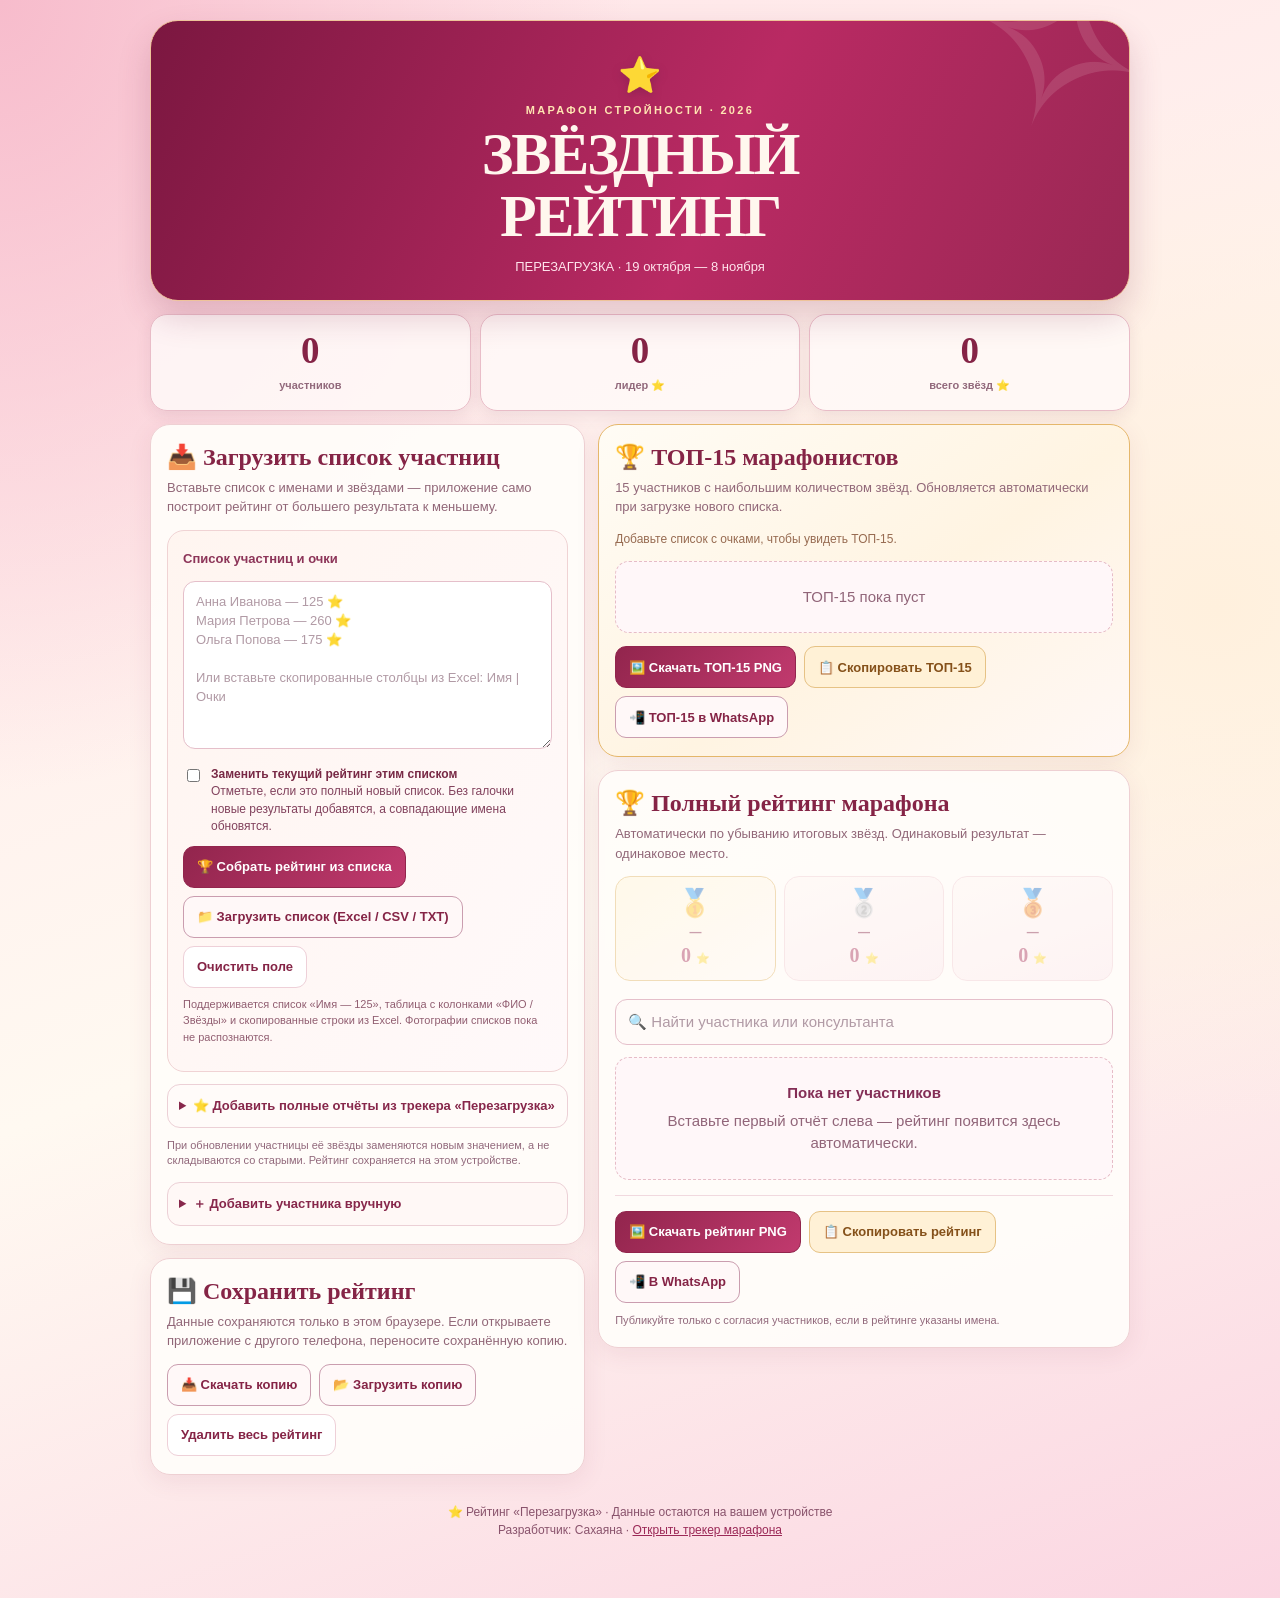
<file: rating/index.html>
<!doctype html>
<html lang="ru">
<head>
<meta charset="utf-8">
<meta name="viewport" content="width=device-width, initial-scale=1, viewport-fit=cover">
<meta name="theme-color" content="#822143">
<meta name="apple-mobile-web-app-capable" content="yes">
<meta name="apple-mobile-web-app-title" content="Рейтинг Перезагрузка">
<title>Звёздный рейтинг · Перезагрузка</title>
<meta name="description" content="Автоматический рейтинг участниц марафона «Перезагрузка» из списков с очками, CSV, Excel и отчётов.">
<style>
:root{--wine:#852446;--berry:#bc3364;--rose:#e66b98;--gold:#bc8c40;--ink:#52213b;--muted:#856477;--line:#f0d4d9;--paper:#fffaf8}
*{box-sizing:border-box}
body{margin:0;min-height:100vh;font:15px/1.5 -apple-system,BlinkMacSystemFont,"Segoe UI",Arial,sans-serif;color:var(--ink);background:radial-gradient(ellipse at 0 0,#f7bccc 0,transparent 35%),radial-gradient(ellipse at 95% 38%,#fff0dd 0,transparent 37%),linear-gradient(160deg,#ffe4e8,#fff9f1 55%,#fbd6e2)}
button,input,textarea{font:inherit}
button{cursor:pointer}
button:focus-visible,input:focus-visible,textarea:focus-visible{outline:3px solid #d86b95;outline-offset:2px}
.wrap{width:min(100% - 26px,980px);margin:auto;padding:20px 0 44px}
.hero{position:relative;overflow:hidden;text-align:center;color:#fff7ee;background:linear-gradient(115deg,#7b1740 0%,#b92a63 58%,#9a2854 100%);border:1px solid #eec39a;border-radius:28px;padding:28px 20px 24px;box-shadow:0 16px 33px #79234433}
.hero:before{content:"✧";font-size:230px;line-height:1;position:absolute;top:-85px;right:-26px;opacity:.12;transform:rotate(20deg)}
.hero>*{position:relative}
.kicker{font-size:11px;letter-spacing:.21em;font-weight:800;color:#ffe5b2}
.hero h1{margin:6px 0;font-family:Georgia,serif;font-size:clamp(32px,8vw,60px);line-height:1.03;letter-spacing:-.035em}
.hero p{margin:9px auto 0;color:#ffe4ec;font-size:13px}
.hero .star{font-size:35px;filter:drop-shadow(0 3px 5px #4d133b44)}
.stats{display:grid;grid-template-columns:repeat(3,minmax(0,1fr));gap:9px;margin:13px 0}
.stat{border:1px solid #e9bdc8;border-radius:17px;background:#fffaf8d9;padding:14px 10px;text-align:center;box-shadow:0 5px 16px #5e244017}
.stat b{font-family:Georgia,serif;display:block;color:var(--wine);font-size:clamp(23px,6vw,37px);line-height:1.2}
.stat span{font-size:11px;color:#92697c;font-weight:750}
.layout{display:grid;grid-template-columns:minmax(0,.9fr) minmax(0,1.1fr);gap:13px;align-items:start}
.card{background:#fffdfaf0;border:1px solid #eed0d3;border-radius:20px;box-shadow:0 6px 24px #7c345016;padding:18px 16px;margin-bottom:13px;min-width:0}
.card h2{margin:0 0 7px;color:var(--wine);font:700 24px Georgia,serif}
.description{font-size:13px;color:#916778;margin:3px 0 13px}
.caption{font-size:11px;color:#92697c;margin:10px 0 0;line-height:1.45}
textarea,input[type="text"],input[type="search"],input[type="number"]{width:100%;border-radius:12px;background:#fffaf8;border:1px solid #e5bfca;color:var(--ink);padding:11px 12px;min-width:0}
textarea{min-height:190px;resize:vertical;font-size:13px;line-height:1.45}
textarea::placeholder{color:#b19aa5}
input::placeholder{color:#b19aa5}
.actions{display:flex;flex-wrap:wrap;gap:8px;margin-top:10px}
.btn{border:1px solid #ca9daf;background:#fff8f8;color:var(--wine);border-radius:11px;font-weight:750;padding:10px 13px;font-size:13px;min-height:42px}
.btn.primary{background:linear-gradient(130deg,#92254d,#c13a6e);color:white;border-color:#92254d}
.btn.gold{background:#fff1d6;border-color:#e6c285;color:#85511a}
.btn.ghost{background:#fff;border-color:#eed0d8}
.btn:disabled{opacity:.5;cursor:not-allowed}
.filebtn{position:relative;overflow:hidden;display:inline-flex;align-items:center;justify-content:center}
.filebtn input{position:absolute;inset:0;opacity:0;cursor:pointer;font-size:200px;width:100%}
.filebtn:focus-within{outline:3px solid #d86b95;outline-offset:2px}
.status{font-size:13px;border-radius:10px;padding:10px 12px;margin-top:12px;background:#f5eaf0;color:#7a3255}
.status.success{background:#eaf7ef;color:#306f46}
.status.error{background:#fff0ed;color:#a33335}
.status[hidden]{display:none}
.podium{display:grid;grid-template-columns:repeat(3,minmax(0,1fr));gap:8px;margin:13px 0 18px}
.place{padding:12px 5px;border:1px solid #efcbd2;border-radius:15px;background:linear-gradient(160deg,#fff7f4,#fce8ed);min-width:0;text-align:center}
.place:first-child{border-color:#e0b363;background:linear-gradient(145deg,#fff4d6,#fff9f5)}
.place .medal{font-size:27px;line-height:1.1}
.place .name{display:block;overflow-wrap:anywhere;color:var(--wine);font-weight:850;font-size:12px;margin:6px 0 3px;line-height:1.2}
.place .points{font-family:Georgia,serif;color:#a72d57;font-size:20px;font-weight:800;line-height:1.25}
.place .points small{font:700 11px Arial,sans-serif}
.place.empty{opacity:.42}
.search{margin:0 0 12px}
.leader-list{display:grid;gap:8px}
.top15-card{border:1.5px solid #e5b76b;background:linear-gradient(145deg,#fffcf5,#fff4e2 55%,#fff8f6)}
.top15-list{display:grid;gap:6px;margin:13px 0}
.top15-item{display:flex;align-items:center;gap:9px;background:#fffdf9;border:1px solid #f2dec5;border-radius:12px;padding:9px 10px;min-width:0}
.top15-rank{flex:none;width:35px;font-size:18px;text-align:center;font-weight:900;color:#a45e33}
.top15-name{flex:1;min-width:0;color:#752643;font-size:13px;font-weight:800;overflow-wrap:anywhere}
.top15-score{flex:none;color:#b22758;font-weight:900;font-size:15px;white-space:nowrap;font-variant-numeric:tabular-nums}
.top15-hint{font-size:12px;color:#976b51;margin:3px 0 10px}
.participant{border:1px solid #f0d0d6;border-radius:14px;background:#fffcfa;padding:11px 12px}
.participant-main{display:flex;align-items:center;gap:10px}
.rank{width:37px;height:37px;display:grid;place-items:center;flex:none;border-radius:10px;font-size:20px;background:#f8e8ed;font-weight:900;color:#91234f}
.participant:nth-child(1) .rank{background:#fff0ce}
.pname{font-size:14px;font-weight:800;color:#6d2446;overflow-wrap:anywhere}
.consultant{font-size:11px;color:#947083;display:block;overflow-wrap:anywhere}
.score{margin-left:auto;white-space:nowrap;text-align:right;color:#ac295d;font-size:24px;font-family:Georgia,serif;font-weight:800}
.score small{display:block;font:700 10px Arial,sans-serif;color:#bd6887}
.row-actions{display:flex;justify-content:flex-end;gap:7px;margin-top:8px;padding-top:8px;border-top:1px solid #f3e2e6}
.tiny{border:1px solid #eed2db;background:#fff7f8;border-radius:8px;color:#8e4a65;padding:5px 9px;font-size:11px;font-weight:650}
.empty-state{padding:24px 16px;text-align:center;border:1px dashed #e6bcc7;border-radius:14px;color:#916579;background:#fff7f9}
.empty-state strong{display:block;margin-bottom:5px;color:#842e56}
details{border:1px solid #ecd0d6;border-radius:13px;background:#fff8f6;padding:11px;margin-top:13px}
details summary{cursor:pointer;font-size:13px;font-weight:800;color:#87274b}
.manual-grid{display:grid;grid-template-columns:1fr 1fr;gap:8px;margin-top:12px}
.manual-grid .wide{grid-column:1/-1}
.manual-grid label{font-size:12px;color:#8a5270;font-weight:750}
.manual-grid label input{margin-top:4px}
.footer{margin:15px auto;font-size:12px;color:#89536c;text-align:center}
.footer a{color:#9b2957}
.small-sep{height:1px;background:#f1d9df;margin:15px 0}
.import-example{margin:11px 0;padding:11px 13px;background:#fff4ee;border:1px dashed #e5bbc5;border-radius:12px;font-size:13px;color:#874362;line-height:1.7}
.import-example strong{color:#8b254f}
.import-main{padding:15px;border-radius:17px;background:linear-gradient(125deg,#fff5f0,#fff9fa);border:1px solid #f0d3d4;margin:12px 0}
.import-main textarea{background:white;min-height:168px}
.import-option{display:flex;gap:8px;align-items:flex-start;font-size:12px;line-height:1.45;margin:10px 0;color:#82425d}
.import-option input{accent-color:#ab2e63;margin-top:3px}
.import-option strong{color:#782945}
.import-tip{color:#915e71;font-size:11px;margin-top:8px}
details.import-legacy{margin-top:11px;background:#fffbf9}
details.import-legacy textarea{margin-top:8px;min-height:175px}
@media(max-width:720px){.layout{grid-template-columns:1fr}.hero{border-radius:22px;padding:27px 10px 21px}.card{padding:16px 13px}.stat{padding:12px 5px}.podium{gap:6px}.place{padding:11px 4px}.score{font-size:22px}}
</style>
</head>
<body>
<main class="wrap">
 <header class="hero">
  <div class="star">⭐</div>
  <div class="kicker">МАРАФОН СТРОЙНОСТИ · 2026</div>
  <h1>ЗВЁЗДНЫЙ<br>РЕЙТИНГ</h1>
  <p>ПЕРЕЗАГРУЗКА · 19 октября — 8 ноября</p>
 </header>
 <div class="stats">
  <div class="stat"><b id="count">0</b><span>участников</span></div>
  <div class="stat"><b id="maxPoints">0</b><span>лидер ⭐</span></div>
  <div class="stat"><b id="sumPoints">0</b><span>всего звёзд ⭐</span></div>
 </div>
 <div class="layout">
  <section>
   <div class="card">
    <h2>📥 Загрузить список участниц</h2>
    <p class="description">Вставьте список с именами и звёздами — приложение само построит рейтинг от большего результата к меньшему.</p>
    <div class="import-main">
      <label for="bulkList" class="description" style="display:block;font-weight:800;color:#8d3559">Список участниц и очки</label>
      <textarea id="bulkList" spellcheck="false" placeholder="Анна Иванова — 125 ⭐&#10;Мария Петрова — 260 ⭐&#10;Ольга Попова — 175 ⭐&#10;&#10;Или вставьте скопированные столбцы из Excel: Имя | Очки"></textarea>
      <label class="import-option" for="replaceAllList"><input id="replaceAllList" type="checkbox"><span><strong>Заменить текущий рейтинг этим списком</strong><span style="display:block">Отметьте, если это полный новый список. Без галочки новые результаты добавятся, а совпадающие имена обновятся.</span></span></label>
      <div class="actions">
        <button class="btn primary" id="addList" type="button">🏆 Собрать рейтинг из списка</button>
        <label class="btn filebtn">📁 Загрузить список (Excel / CSV / TXT)<input id="listFiles" type="file" multiple accept=".xlsx,.csv,.tsv,.txt,application/vnd.openxmlformats-officedocument.spreadsheetml.sheet,text/csv,text/plain"></label>
        <button class="btn ghost" id="clearList" type="button">Очистить поле</button>
      </div>
      <p class="import-tip">Поддерживается список «Имя — 125», таблица с колонками «ФИО / Звёзды» и скопированные строки из Excel. Фотографии списков пока не распознаются.</p>
    </div>
    <div id="status" class="status" role="status" aria-live="polite" hidden></div>
    <details class="import-legacy">
      <summary>⭐ Добавить полные отчёты из трекера «Перезагрузка»</summary>
      <p class="description" style="margin-top:10px">Можно вставить несколько отчётов с полями «Участник» и «ИТОГО».</p>
      <textarea id="reports" spellcheck="false" placeholder="⭐ ОТЧЁТ ПО ЗВЁЗДАМ&#10;Участник: Анна Иванова&#10;Консультант: Ольга Попова&#10;...&#10;ИТОГО: 135 ⭐"></textarea>
      <div class="actions">
        <button class="btn primary" id="addReports" type="button">✨ Обработать отчёты</button>
        <label class="btn filebtn">📁 Загрузить отчёты CSV / TXT<input type="file" id="files" multiple accept=".csv,.txt,text/csv,text/plain"></label>
        <button class="btn ghost" id="clearText" type="button">Очистить поле</button>
      </div>
    </details>
    <p class="caption">При обновлении участницы её звёзды заменяются новым значением, а не складываются со старыми. Рейтинг сохраняется на этом устройстве.</p>
    <details>
     <summary>＋ Добавить участника вручную</summary>
     <form id="manualForm" class="manual-grid">
      <label class="wide">Имя<input id="manualName" type="text" placeholder="Имя и фамилия" required maxlength="100"></label>
      <label class="wide">Консультант<input id="manualCoach" type="text" placeholder="Необязательно" maxlength="100"></label>
      <label>Всего звёзд<input id="manualPoints" type="number" min="0" max="1000000" step="1" required placeholder="125"></label>
      <div style="display:flex;align-items:end"><button class="btn primary" type="submit">Добавить ⭐</button></div>
     </form>
    </details>
   </div>
   <div class="card">
    <h2>💾 Сохранить рейтинг</h2>
    <p class="description">Данные сохраняются только в этом браузере. Если открываете приложение с другого телефона, переносите сохранённую копию.</p>
    <div class="actions">
     <button class="btn" id="backup" type="button">📥 Скачать копию</button>
     <label class="btn filebtn">📂 Загрузить копию<input type="file" id="restore" accept=".json,application/json"></label>
     <button class="btn ghost" id="reset" type="button">Удалить весь рейтинг</button>
    </div>
   </div>
  </section>
  <section>
   <div class="card top15-card">
    <h2>🏆 ТОП-15 марафонистов</h2>
    <p class="description">15 участников с наибольшим количеством звёзд. Обновляется автоматически при загрузке нового списка.</p>
    <div class="top15-hint" id="top15Hint">Пока нет результатов</div>
    <div class="top15-list" id="top15List"></div>
    <div class="actions">
     <button class="btn primary" id="saveTop15" type="button">🖼️ Скачать ТОП-15 PNG</button>
     <button class="btn gold" id="copyTop15" type="button">📋 Скопировать ТОП-15</button>
     <button class="btn" id="shareTop15" type="button">📲 ТОП-15 в WhatsApp</button>
    </div>
   </div>
   <div class="card">
    <h2>🏆 Полный рейтинг марафона</h2>
    <p class="description">Автоматически по убыванию итоговых звёзд. Одинаковый результат — одинаковое место.</p>
    <div id="podium" class="podium"></div>
    <input id="search" class="search" type="search" placeholder="🔍 Найти участника или консультанта">
    <div id="leaderList" class="leader-list"></div>
    <div class="small-sep"></div>
    <div class="actions">
     <button class="btn primary" id="savePng" type="button">🖼️ Скачать рейтинг PNG</button>
     <button class="btn gold" id="copyRanking" type="button">📋 Скопировать рейтинг</button>
     <button class="btn" id="shareRanking" type="button">📲 В WhatsApp</button>
    </div>
    <p class="caption">Публикуйте только с согласия участников, если в рейтинге указаны имена.</p>
   </div>
  </section>
 </div>
 <footer class="footer">⭐ Рейтинг «Перезагрузка» · Данные остаются на вашем устройстве<br>Разработчик: Сахаяна · <a href="../">Открыть трекер марафона</a></footer>
</main>
<script>
(function(){
'use strict';
const STORAGE='perezagruzka-ranking-v1';
const $=id=>document.getElementById(id);
const format=n=>new Intl.NumberFormat('ru-RU',{maximumFractionDigits:2}).format(n);
const clean=x=>String(x==null?'':x).replace(/\s+/g,' ').trim();
const key=(name,coach)=>clean(name).toLocaleLowerCase('ru-RU').replace(/ё/g,'е')+'|'+clean(coach).toLocaleLowerCase('ru-RU').replace(/ё/g,'е');
function number(raw){
 let s=String(raw==null?'':raw).replace(/[\s\u00a0\u202f]/g,'').replace(/[^\d.,-]/g,'');
 if(s.includes(',')&&s.includes('.')){if(s.lastIndexOf(',')>s.lastIndexOf('.'))s=s.replace(/\./g,'').replace(',','.');else s=s.replace(/,/g,'')}
 else s=s.replace(',','.');
 if(!s||s==='-'||s==='.'||s===',')return null;
 const n=Number(s);return Number.isFinite(n)&&n>=0&&n<=1000000?n:null;
}
function valid(item){
 if(!item||!clean(item.name)||item.name==='Участник'||item.name.length>120)return null;
 const total=number(item.total);
 if(total===null)return null;
 return {name:clean(item.name).slice(0,100),coach:clean(item.coach||'Не указан').slice(0,100),total,updatedAt:new Date().toISOString()};
}
function parseTextReport(source){
 const lines=String(source||'').replace(/\r/g,'').replace(/\ufeff/g,'').split('\n');
 const items=[];let current=null;let incomplete=0;
 function finish(){
  if(!current)return;
  const item=valid(current);
  if(item)items.push(item);else incomplete++;
  current=null;
 }
 for(const orig of lines){
  const line=orig.trim().replace(/^[>*\s]+/,'').replace(/\*/g,'');
  const name=line.match(/^Участник\s*[:：]\s*(.+)/i);
  if(name){finish();current={name:name[1].trim(),coach:'Не указан',total:null};continue}
  if(!current)continue;
  const coach=line.match(/^Консультант\s*[:：]\s*(.+)/i);
  if(coach){current.coach=coach[1].trim();continue}
  const total=line.match(/^ИТОГО\s*[:：]\s*([0-9 \u00a0\u202f.,]+)/i);
  if(total){current.total=total[1];finish()}
 }
 finish();
 return {items,incomplete};
}
function csvRows(text){
 const rows=[];let row=[],cell='',quoted=false;
 const input=String(text||'').replace(/^\ufeff/,'');
 for(let i=0;i<input.length;i++){
  const ch=input[i];
  if(ch==='"'){
   if(quoted&&input[i+1]==='"'){cell+='"';i++}else quoted=!quoted;
  }else if(ch===';'&&!quoted){row.push(cell);cell=''}
  else if((ch==='\r'||ch==='\n')&&!quoted){
   if(ch==='\r'&&input[i+1]==='\n')i++;
   row.push(cell);rows.push(row);row=[];cell='';
  }else cell+=ch;
 }
 if(cell!==''||row.length){row.push(cell);rows.push(row)}
 return rows;
}
function parseCsvReport(source){
 const rows=csvRows(source);
 let item={name:'',coach:'Не указан',total:null};
 for(const row of rows){
  const label=clean(row[0]).replace(/^\ufeff/,'').toLocaleLowerCase('ru-RU');
  if(label==='участник')item.name=clean(row[1]);
  if(label==='консультант')item.coach=clean(row[1]);
  if(label==='итого')item.total=row[1];
 }
 const v=valid(item);return {items:v?[v]:[],incomplete:v?0:1};
}
function extract(source){
 const s=String(source||'').trim();
 if(!s)return {items:[],incomplete:0};
 if((s.includes(';"')||s.includes('";')||s.includes('";"'))&&/ИТОГО/i.test(s)&&/Участник/i.test(s)){
  const csv=parseCsvReport(s);
  if(csv.items.length)return csv;
 }
 return parseTextReport(s);
}

// Import of ordinary participant lists (one name and star total per row).
function listHeader(cell){
 const s=clean(cell).toLocaleLowerCase('ru-RU').replace(/ё/g,'е').replace(/[^a-zа-я0-9]+/g,' ');
 if(/^(?:фамилия.*имя|фио|ф и о|участник|участница|имя|name|participant)/.test(s))return 'name';
 if(/^(?:итого|всего|звезд|звезды|звездочки|очки|баллы|балл|результат|total|points|stars|score)/.test(s))return 'total';
 if(/^(?:количество|кол во|общее|общий|сумма|сколько)\b/.test(s)&&/(?:звезд|очк|балл|результат)/.test(s))return 'total';
 if(/^(?:консультант|наставник|пригласивший|coach|mentor)/.test(s))return 'coach';
 if(/^(?:номер|место|№|п п|rank)/.test(s))return 'rank';
 return '';
}
function delimitedRows(text,delimiter){
 const rows=[],input=String(text||'').replace(/^\ufeff/,'');
 let row=[],cell='',quoted=false;
 for(let i=0;i<input.length;i++){
  const ch=input[i];
  if(ch==='"'){
   if(quoted&&input[i+1]==='"'){cell+='"';i++}else quoted=!quoted;
  }else if(ch===delimiter&&!quoted){row.push(cell);cell=''}
  else if((ch==='\r'||ch==='\n')&&!quoted){
   if(ch==='\r'&&input[i+1]==='\n')i++;
   row.push(cell);rows.push(row);row=[];cell='';
  }else cell+=ch;
 }
 if(row.length||cell){row.push(cell);rows.push(row)}
 return rows;
}
function parseListRows(rows){
 const goodRows=rows.filter(row=>Array.isArray(row)&&row.some(c=>clean(c)));
 if(!goodRows.length)return {items:[],incomplete:0};
 const head=goodRows[0].map(listHeader);
 const hasHeader=head.includes('name')&&head.includes('total');
 const cols={name:hasHeader?head.indexOf('name'):-1,total:hasHeader?head.indexOf('total'):-1,coach:hasHeader?head.indexOf('coach'):-1};
 const items=[];let incomplete=0;
 for(const row of goodRows.slice(hasHeader?1:0)){
  let nameIndex=cols.name,pointsIndex=cols.total,coachIndex=cols.coach;
  if(!hasHeader){
   nameIndex=/^\d+[.)]?$/.test(clean(row[0]))&&row.length>2?1:0;
   pointsIndex=-1;
   for(let i=nameIndex+1;i<row.length;i++)if(number(row[i])!==null)pointsIndex=i;
   coachIndex=row.findIndex((v,i)=>i!==nameIndex&&i!==pointsIndex&&i>nameIndex&&/[а-яa-z]/i.test(clean(v))&&number(v)===null);
  }
  const name=clean(row[nameIndex]).replace(/^\s*\d+[.)]\s*/, '');
  const score=pointsIndex>=0?row[pointsIndex]:null;
  if(!name||listHeader(name)||name.length>120||/^(?:итого|общий|сумма|место|рейтинг|дата|участников)\b/i.test(name))continue;
  const item=valid({name,total:score,coach:coachIndex>=0?row[coachIndex]:'Не указан'});
  if(item)items.push(item);
  else incomplete++;
 }
 return {items,incomplete};
}
function parseSimpleListLine(raw){
 const text=clean(String(raw).replace(/^\s*(?:(?:🥇|🥈|🥉|🏆|⭐|★|•|●|–|-)\s*)+/u,''))
  .replace(/^\d+\s*[.)]\s*/, '')
  .replace(/^\s*(?:🥇|🥈|🥉|⭐|★)\s*/u,'');
 if(!text||/^(?:участники|рейтинг|список|фио|имя|очки|баллы|место|№)/i.test(text))return null;
 // WhatsApp: "Иванова Анна — 150 ⭐", "Иванова Анна: 150", "Иванова Анна 150".
 const match=text.match(/^(.+?)(?:\s*[—–:;|=\t,\-]\s*|\s+)(\d[\d \u00a0\u202f]*(?:[.,]\d+)?)\s*(?:⭐|★|зв[её]зд(?:очек|ы)?|балл(?:ов|а)?|очк(?:ов|а)?)?\s*$/iu);
 if(!match)return null;
 const name=clean(match[1]).replace(/^\d+\s*[.)]\s*/,'').replace(/[—–-]\s*$/,'').replace(/^["«]|["»]$/g,'');
 if(!name||/^\d+$/.test(name))return null;
 return valid({name,total:match[2],coach:'Не указан'});
}
function parseList(source){
 const s=String(source||'').replace(/^\ufeff/,'').trim();
 if(!s)return {items:[],incomplete:0};
 // Exact exported reports remain supported in addition to ordinary lists.
 const report=extract(s);
 if(report.items.length)return report;
 const lines=s.replace(/\r/g,'').split('\n').filter(l=>clean(l));
 let del=null;
 if(s.includes('\t'))del='\t';
 else if(s.includes(';'))del=';';
 else if(s.includes('|'))del='|';
 else if(/^\s*(?:фио|имя|участник|участница|name)\s*,/im.test(s)||
   lines.some(l=>/^[^,\n]*[^\d,\s]\s*,\s*\d+(?:[.,]\d+)?\s*(?:⭐|★)?$/.test(l.trim())))del=',';
 if(del){
  const grid=parseListRows(delimitedRows(s,del));
  if(grid.items.length)return grid;
 }
 const entries=[];let incomplete=0;
 for(const line of lines){
  const parsed=parseSimpleListLine(line);
  if(parsed)entries.push(parsed);
  else if(!/^\s*(?:список|рейтинг|фамилия|фио|имя|участниц|всего|номер|место)/i.test(line)&&!/^[-=─\s]+$/.test(line))incomplete++;
 }
 return {items:entries,incomplete};
}
async function excelWorkbookRows(file){
 if(!window.ExcelJS){
  if(!window.excelLibraryPromise){
   window.excelLibraryPromise=new Promise((resolve,reject)=>{
    const s=document.createElement('script');
    s.src='https://cdn.jsdelivr.net/npm/exceljs@4.4.0/dist/exceljs.min.js';
    s.onload=()=>window.ExcelJS?resolve():reject(new Error('Библиотека Excel недоступна.'));
    s.onerror=()=>reject(new Error('Не удалось загрузить чтение Excel. Сохраните файл как CSV.'));
    document.head.appendChild(s);
   }).catch(e=>{window.excelLibraryPromise=null;throw e});
  }
  await window.excelLibraryPromise;
 }
 const book=new window.ExcelJS.Workbook();
 await book.xlsx.load(await file.arrayBuffer());
 const all=[];
 for(const sheet of book.worksheets){
  const rows=[];
  sheet.eachRow({includeEmpty:false},row=>{
   const fields=row.values.slice(1).map(cell=>{
    if(cell==null)return '';
    if(typeof cell!=='object')return String(cell);
    if(cell.result!=null)return String(cell.result);
    if(cell.text!=null)return String(cell.text);
    if(Array.isArray(cell.richText))return cell.richText.map(t=>t.text||'').join('');
    return '';
   });
   if(fields.some(clean))rows.push(fields);
  });
  const parsed=parseListRows(rows.slice(0,3000));
  all.push(...parsed.items);
 }
 return {items:all,incomplete:0};
}

function safe(s){return String(s).replace(/[&<>"']/g,ch=>({'&':'&amp;','<':'&lt;','>':'&gt;','"':'&quot;',"'":'&#39;'}[ch]))}
let people=[];
try{
 const raw=JSON.parse(localStorage.getItem(STORAGE)||'[]');
 if(Array.isArray(raw))people=raw.map(valid).filter(Boolean);
}catch(err){console.warn('Не удалось прочитать рейтинг',err)}
function persist(){
 try{localStorage.setItem(STORAGE,JSON.stringify(people));return true}
 catch(err){showStatus('Не удалось сохранить данные на устройстве. Скачайте резервную копию.','error');return false}
}
function showStatus(message,type){
 const el=$('status');el.textContent=message;el.className='status'+(type?' '+type:'');el.hidden=false;
}
function merge(items){
 let added=0,replaced=0;
 for(const raw of items){
  const item=valid(raw);if(!item)continue;
  const id=key(item.name,item.coach);
  let index=people.findIndex(p=>key(p.name,p.coach)===id);
  // A plain list often has no consultant column. Match the same unique name
  // only when one side has no consultant, so a new list won't double-count.
  if(index<0){
   const matches=people.map((p,i)=>({p,i})).filter(x=>key(x.p.name,'')===key(item.name,''));
   if(matches.length===1&&(matches[0].p.coach==='Не указан'||item.coach==='Не указан'))index=matches[0].i;
  }
  if(index>=0){
   const previous=people[index];
   people[index]={...item,coach:item.coach==='Не указан'?previous.coach:item.coach};
   replaced++;
  }else{people.push(item);added++}
 }
 persist();render();
 return {added,replaced};
}
function ordered(){
 return [...people].sort((a,b)=>b.total-a.total||a.name.localeCompare(b.name,'ru'));
}
function ranks(){
 const list=ordered();let place=0,previous=null;
 return list.map((p,i)=>{if(previous===null||p.total!==previous)place=i+1;previous=p.total;return {...p,place}});
}
function render(){
 const ranked=ranks();
 $('count').textContent=format(people.length);
 $('maxPoints').textContent=format(ranked[0]?.total||0);
 $('sumPoints').textContent=format(people.reduce((a,p)=>a+p.total,0));
 const top15=ranked.slice(0,15);
 $('top15Hint').textContent=top15.length?'Показано '+top15.length+' из '+ranked.length+' участников · по убыванию звёзд':'Добавьте список с очками, чтобы увидеть ТОП-15.';
 $('top15List').innerHTML=top15.length?top15.map(p=>{
  const label=p.place===1?'🥇':p.place===2?'🥈':p.place===3?'🥉':p.place+'.';
  return '<div class="top15-item"><span class="top15-rank">'+label+'</span><span class="top15-name">'+safe(p.name)+'</span><span class="top15-score">'+format(p.total)+' ⭐</span></div>';
 }).join(''):'<div class="empty-state">ТОП-15 пока пуст</div>';
 $('podium').innerHTML=[0,1,2].map(i=>{
  const p=ranked[i];const medal=p?(p.place===1?'🥇':p.place===2?'🥈':p.place===3?'🥉':String(p.place)):['🥇','🥈','🥉'][i];
  return '<div class="place'+(!p?' empty':'')+'"><div class="medal">'+medal+'</div>'+
   '<span class="name">'+(p?safe(p.name):'—')+'</span>'+
   '<div class="points">'+(p?format(p.total):'0')+' <small>⭐</small></div></div>';
 }).join('');
 const q=$('search').value.trim().toLocaleLowerCase('ru-RU');
 const filtered=ranked.filter(p=>!q||(p.name+' '+p.coach).toLocaleLowerCase('ru-RU').includes(q));
 $('leaderList').innerHTML=filtered.length?filtered.map(p=>{
  const index=people.findIndex(a=>key(a.name,a.coach)===key(p.name,p.coach));
  const rankLabel=p.place===1?'🥇':p.place===2?'🥈':p.place===3?'🥉':String(p.place);
  return '<div class="participant"><div class="participant-main">'+
   '<span class="rank">'+rankLabel+'</span><div style="min-width:0"><div class="pname">'+safe(p.name)+'</div><span class="consultant">'+safe(p.coach)+'</span></div>'+
   '<div class="score">'+format(p.total)+'<small>⭐ звёзд</small></div></div>'+
   '<div class="row-actions"><button class="tiny" type="button" data-edit="'+index+'">✎ Исправить</button>'+
   '<button class="tiny" type="button" data-remove="'+index+'">✕ Удалить</button></div></div>';
 }).join(''):'<div class="empty-state"><strong>'+(people.length?'Ничего не найдено':'Пока нет участников')+'</strong>'+(people.length?'Попробуйте другое имя.':'Вставьте первый отчёт слева — рейтинг появится здесь автоматически.')+'</div>';
}
function rankingText(onlyTop15=false){
 const ls=onlyTop15?ranks().slice(0,15):ranks();
 return [onlyTop15?'🏆 ТОП-15 «ПЕРЕЗАГРУЗКА»':'⭐ РЕЙТИНГ «ПЕРЕЗАГРУЗКА»','19.10 — 08.11.2026','',...ls.map(p=>{
  const m=p.place===1?'🥇':p.place===2?'🥈':p.place===3?'🥉':String(p.place)+'.';
  return m+' '+p.name+' — '+format(p.total)+' ⭐';
 }),'',onlyTop15?'В ТОП-15: '+ls.length:'Участников: '+ls.length].join('\n');
}
function fileDownload(blob,filename){
 const url=URL.createObjectURL(blob),a=document.createElement('a');a.href=url;a.download=filename;
 document.body.appendChild(a);a.click();a.remove();setTimeout(()=>URL.revokeObjectURL(url),3000);
}
function cut(ctx,text,max){
 let s=String(text);while(s.length>1&&ctx.measureText(s).width>max)s=s.slice(0,-2)+'…';return s;
}
function drawPng(onlyTop15=false){
 const ls=ranks();
 if(!ls.length){showStatus('Пока нет участников для картинки.','error');return}
 const shown=ls.slice(0,onlyTop15?15:100),W=1080,rowH=88,H=300+shown.length*rowH+95;
 const c=document.createElement('canvas');c.width=W;c.height=H;const ctx=c.getContext('2d');
 const bg=ctx.createLinearGradient(0,0,W,H);bg.addColorStop(0,'#fff9f3');bg.addColorStop(1,'#f7cedc');ctx.fillStyle=bg;ctx.fillRect(0,0,W,H);
 ctx.fillStyle='#87244a';ctx.fillRect(0,0,W,224);
 ctx.fillStyle='#ffe5ad';ctx.textAlign='center';ctx.font='bold 25px Arial';ctx.fillText('⭐ МАРАФОН СТРОЙНОСТИ · 2026 ⭐',W/2,62);
 ctx.fillStyle='#fff6ee';ctx.font='bold 65px Georgia';ctx.fillText('ПЕРЕЗАГРУЗКА',W/2,134);
 ctx.font='bold 35px Arial';ctx.fillText(onlyTop15?'ТОП-15 МАРАФОНИСТОВ':'ЗВЁЗДНЫЙ РЕЙТИНГ',W/2,190);
 shown.forEach((p,i)=>{
  const y=254+i*rowH;ctx.fillStyle=i%2===0?'#fffdfb':'#fff4f5';ctx.fillRect(37,y,W-74,76);
  ctx.fillStyle='#a44a6c';ctx.textAlign='left';ctx.font='bold 31px Arial';ctx.fillText(p.place===1?'🥇':p.place===2?'🥈':p.place===3?'🥉':p.place+'.',65,y+47);
  ctx.font='bold 31px Arial';ctx.fillStyle='#692941';ctx.fillText(cut(ctx,p.name,610),140,y+46);
  ctx.textAlign='right';ctx.fillStyle='#ad265b';ctx.font='bold 37px Georgia';ctx.fillText(format(p.total)+' ⭐',W-76,y+49);
 });
 ctx.textAlign='center';ctx.fillStyle='#873352';ctx.font='bold 24px Arial';ctx.fillText(onlyTop15?'ТОП-15 из '+ls.length+' участников':'Участников: '+ls.length+(ls.length>100?' · Показаны первые 100':''),W/2,H-45);
 c.toBlob(blob=>{if(blob)fileDownload(blob,onlyTop15?'top15_perezagruzka.png':'reiting_perezagruzka.png');else showStatus('Не удалось сохранить картинку.','error')},'image/png');
}
$('addReports').onclick=()=>{
 const parsed=extract($('reports').value);
 if(!parsed.items.length){showStatus('Не нашла полный отчёт. Проверьте строки «Участник:» и «ИТОГО: … ⭐».','error');return}
 const count=merge(parsed.items);
 $('reports').value='';
 showStatus('Готово! Добавлено: '+count.added+' · обновлено: '+count.replaced+(parsed.incomplete?' · неполных отчётов: '+parsed.incomplete:''),'success');
};
$('clearText').onclick=()=>{$('reports').value='';$('status').hidden=true};
$('clearList').onclick=()=>{$('bulkList').value='';$('status').hidden=true};
function finishListImport(parsed){
 if(!parsed.items.length){showStatus('Не нашла участников с очками. Укажите каждое имя и итог, например: Анна Иванова — 125 ⭐.','error');return}
 const replacing=$('replaceAllList').checked;
 if(replacing&&people.length){
  if(!confirm('Заменить весь текущий рейтинг новым списком из '+parsed.items.length+' записей? Старые участники, которых нет в списке, исчезнут.'))return;
 }
 if(replacing){people=[];}
 const summary=merge(parsed.items);
 showStatus('Рейтинг готов! Участниц: '+people.length+' · добавлено: '+summary.added+' · обновлено: '+summary.replaced+
 (parsed.incomplete?' · строк без подходящих очков: '+parsed.incomplete:'')+
 (replacing?' · список заменён':''),'success');
 $('bulkList').value='';
}
$('addList').onclick=()=>finishListImport(parseList($('bulkList').value));
$('listFiles').onchange=async e=>{
 const files=Array.from(e.target.files||[]);if(!files.length)return;
 let items=[],incomplete=0,errors=[];
 showStatus('Загружаю список…');
 for(const file of files){
  if(file.size>3*1024*1024){errors.push(file.name+': файл больше 3 МБ');continue}
  try{
   let parsed;
   if(/\.xlsx$/i.test(file.name))parsed=await excelWorkbookRows(file);
   else if(/\.(?:txt|csv|tsv)$/i.test(file.name))parsed=parseList(await file.text());
   else{errors.push(file.name+': нужен .xlsx, .csv или .txt');continue}
   items.push(...parsed.items);incomplete+=parsed.incomplete;
  }catch(err){errors.push(file.name+': '+err.message)}
 }
 e.target.value='';
 if(!items.length){showStatus('Не удалось прочитать участников из файла. '+(errors.join('; ')||'Проверьте столбцы «ФИО» и «Звёзды».') ,'error');return}
 finishListImport({items,incomplete});
 if(errors.length){$('status').textContent+=' · Не прочитано: '+errors.join('; ')}
};
$('files').onchange=async e=>{
 const files=[...e.target.files];if(!files.length)return;
 let items=[],incomplete=0,failures=0;
 for(const f of files){
  if(f.size>2*1024*1024){failures++;continue}
  try{const text=await f.text();let parsed=/\.csv$/i.test(f.name)?parseCsvReport(text):extract(text);items.push(...parsed.items);incomplete+=parsed.incomplete}
  catch(err){failures++}
 }
 e.target.value='';
 if(!items.length){showStatus('Не удалось распознать отчёты в файлах. Используйте CSV из трекера или текст отчёта.','error');return}
 const res=merge(items);showStatus('Файлы обработаны: '+res.added+' новых, '+res.replaced+' обновлено'+(incomplete||failures?' · пропущено: '+(incomplete+failures):''),'success');
};
$('manualForm').onsubmit=e=>{
 e.preventDefault();const total=number($('manualPoints').value);
 if(!clean($('manualName').value)||total===null){showStatus('Проверьте имя и количество звёзд.','error');return}
 const res=merge([{name:$('manualName').value,coach:$('manualCoach').value||'Не указан',total}]);
 $('manualForm').reset();
 showStatus(res.added?'Участник добавлен.':'Результат участника обновлён.','success');
};
$('search').oninput=render;
$('leaderList').onclick=e=>{
 const b=e.target.closest('button[data-edit],button[data-remove]');if(!b)return;
 if(b.hasAttribute('data-remove')){
  const idx=Number(b.dataset.remove);if(!people[idx])return;
  if(!confirm('Удалить результат участника «'+people[idx].name+'»?'))return;
  people.splice(idx,1);persist();render();showStatus('Участник удалён из рейтинга.','success');return;
 }
 const idx=Number(b.dataset.edit);if(!people[idx])return;
 const p=people[idx],entered=prompt('Звёзды участника «'+p.name+'»:',String(p.total));
 if(entered===null)return;const n=number(entered);
 if(n===null){showStatus('Введите корректное число звёзд.','error');return}
 p.total=n;p.updatedAt=new Date().toISOString();persist();render();showStatus('Звёзды исправлены.','success');
};
$('copyRanking').onclick=async()=>{
 if(!people.length){showStatus('Сначала добавьте отчёты.','error');return}
 try{await navigator.clipboard.writeText(rankingText());showStatus('Рейтинг скопирован! Можно вставить в WhatsApp.','success')}
 catch(err){prompt('Скопируйте рейтинг:',rankingText())}
};
$('shareRanking').onclick=()=>{
 if(!people.length){showStatus('Сначала добавьте отчёты.','error');return}
 window.open('https://wa.me/?text='+encodeURIComponent(rankingText()),'_blank','noopener,noreferrer');
};
$('savePng').onclick=()=>drawPng(false);
$('saveTop15').onclick=()=>drawPng(true);
$('copyTop15').onclick=async()=>{
 if(!people.length){showStatus('Сначала добавьте список участников.','error');return}
 try{await navigator.clipboard.writeText(rankingText(true));showStatus('ТОП-15 скопирован!','success')}
 catch(err){prompt('Скопируйте ТОП-15:',rankingText(true))}
};
$('shareTop15').onclick=()=>{
 if(!people.length){showStatus('Сначала добавьте список участников.','error');return}
 window.open('https://wa.me/?text='+encodeURIComponent(rankingText(true)),'_blank','noopener,noreferrer');
};
$('backup').onclick=()=>fileDownload(new Blob([JSON.stringify({app:'perezagruzka-ranking',version:1,createdAt:new Date().toISOString(),people},null,2)],{type:'application/json'}),'reiting_perezagruzka_backup.json');
$('restore').onchange=async e=>{
 const f=e.target.files[0];e.target.value='';if(!f)return;
 try{
  if(f.size>2*1024*1024)throw Error('Слишком большой файл');
  const obj=JSON.parse(await f.text());
  if(obj.app!=='perezagruzka-ranking'||!Array.isArray(obj.people))throw Error('Это не резервная копия рейтинга.');
  const restored=obj.people.map(valid).filter(Boolean);
  if(!confirm('Восстановить '+restored.length+' участников из файла? Текущий рейтинг будет заменён.'))return;
  people=restored;persist();render();showStatus('Рейтинг восстановлен из копии.','success');
 }catch(err){showStatus('Не удалось восстановить: '+err.message,'error')}
};
$('reset').onclick=()=>{
 if(!people.length)return;
 if(!confirm('Удалить ВСЕХ участников рейтинга с этого устройства? Сначала скачайте резервную копию.'))return;
 people=[];persist();render();showStatus('Рейтинг очищен.','success');
};
render();
})();
</script>
</body>
</html>
</file>
<file: detox/prizes-hq.css>
/* Three actual prize cutouts: TV, projector, holiday dinnerware.
   Transparent 780×260 WebP, stored locally for offline use. */
.prize-photo{
  background-image:url('./prizes-cutouts-20261116.webp') !important;
  background-repeat:no-repeat;
  background-size:300% 100%;
  image-rendering:auto;
  width:min(100%,124px);
  aspect-ratio:1;
  filter:drop-shadow(0 3px 3px rgba(30,70,45,.12));
}
.prize-tv{background-position:left center}
.prize-projector{background-position:center center}
.prize-plates{background-position:right center}
@media(max-width:520px){
 .prize-photo{width:min(100%,108px)}
}
</file>
